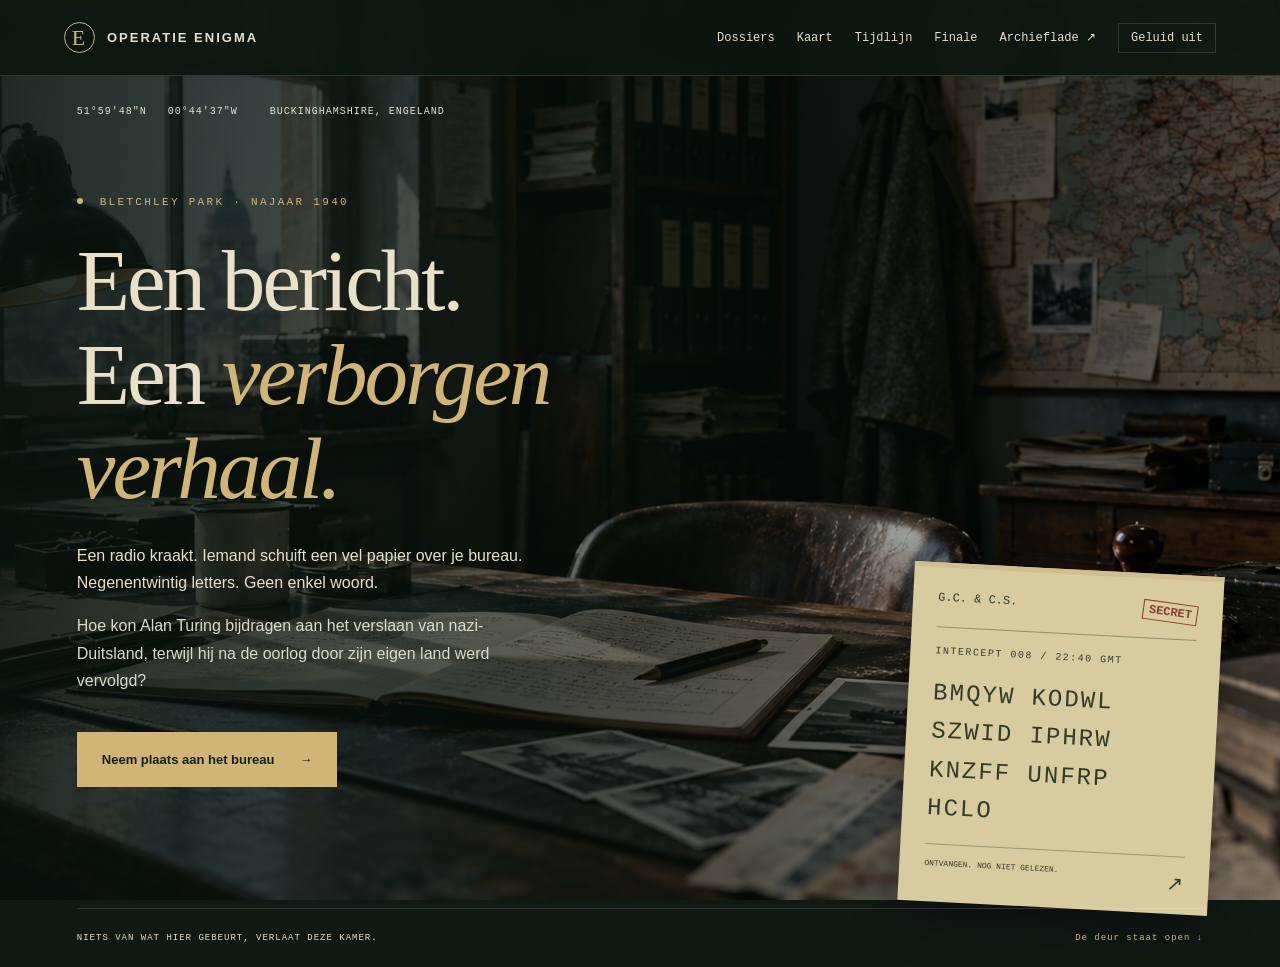
<file: index.html>
<!doctype html>
<html lang="nl"><head><meta charset="utf-8"><meta name="viewport" content="width=device-width,initial-scale=1"><meta name="theme-color" content="#101c1a"><meta name="description" content="Bletchley Park, 1940. Onderzoek de geschiedenis achter Alan Turing en Enigma."><title>Operatie Enigma</title><link rel="stylesheet" href="style.css"><link rel="stylesheet" href="pages.css"><script src="sources.js" defer></script><script src="research.js" defer></script><script src="app.js" defer></script><script src="geography.js" defer></script><script src="closing.js" defer></script><script src="routing.js" defer></script><link rel="stylesheet" href="finish.css"></head>
<body data-view="home"><a class="skip" href="#main">Naar de inhoud</a>
<header class="topbar"><a class="brand" href="index.html"><span class="brand-mark" aria-hidden="true">E</span> OPERATIE ENIGMA </a><nav aria-label="Hoofdnavigatie"><a href="bureau.html">Dossiers</a><a href="kaart.html">Kaart</a><a href="tijdlijn.html">Tijdlijn</a><a href="finale.html">Finale</a><button id="drawer-open">Archieflade <span aria-hidden="true">↗</span></button><button id="sound" aria-pressed="false" aria-label="Geluid inschakelen">Geluid uit</button></nav></header>
<main id="main">
<section id="aankomst" class="arrival"><div class="coords">51°59′48″N &nbsp; 00°44′37″W <span>BUCKINGHAMSHIRE, ENGELAND</span></div><div class="hero-copy"><p class="eyebrow"><i></i> BLETCHLEY PARK · NAJAAR 1940</p><h1>Een bericht.<br>Een <em>verborgen verhaal.</em></h1><p class="intro">Een radio kraakt. Iemand schuift een vel papier over je bureau. Negenentwintig letters. Geen enkel woord.</p><p class="intro muted">Hoe kon Alan Turing bijdragen aan het verslaan van nazi-Duitsland, terwijl hij na de oorlog door zijn eigen land werd vervolgd?</p><a class="primary" href="bureau.html">Neem plaats aan het bureau <span>→</span></a></div>
<div class="hero-art"><button class="telegram" id="intercept-open"><span class="telegram-head">G.C. & C.S. <b>SECRET</b></span><span class="small-label">INTERCEPT 008 / 22:40 GMT</span><strong>BMQYW KODWL<br>SZWID IPHRW<br>KNZFF UNFRP<br>HCLO</strong><span class="telegram-foot">ONTVANGEN. NOG NIET GELEZEN. <span>↗</span></span></button></div>
<div class="arrival-bottom"><span>NIETS VAN WAT HIER GEBEURT, VERLAAT DEZE KAMER.</span><a href="bureau.html">De deur staat open ↓</a></div></section>
<section class="room-section" id="werkruimte" aria-labelledby="room-title"><div class="section-heading"><div><p class="eyebrow">01 — DE WERKRUIMTE</p><h2 id="room-title">Het bureau.<br><em>Open een dossier.</em></h2></div><div><p>In Bletchley Park werden onderschepte berichten onderzocht. Wiskundigen, operators en administratieve medewerkers waren van elkaar afhankelijk.</p><p class="muted">Kies een dossier en volg de sporen. </p></div></div>
<div class="route-line" aria-label="Onderzoeksroute" id="route"></div><div class="room-bottom"><p id="progress" aria-live="polite">0 van 5 onderzoeken vastgelegd</p><button id="continue" class="text-button">Begin met onderzoek 01 →</button></div></section>
<section id="tijdlijn" class="timeline-section"><div class="section-heading"><div><p class="eyebrow">02 — VOOR EN NA DEZE NACHT</p><h2>Een code heeft<br><em>een voorgeschiedenis.</em></h2></div><p>De klok in de kamer staat op 1940. Deze tijdlijn kijkt ook terug én vooruit. Kies een jaar en volg het spoor van kennis, geheimhouding en erkenning.</p></div><div id="years" class="years" aria-label="Jaren op de tijdlijn"></div><article id="time-detail" class="time-detail" aria-live="polite"></article></section>
<section id="finale" class="finale-section"><p class="eyebrow">03 — DE LAATSTE TRANSMISSIE</p><h2>Nu is het<br><em>aan jullie.</em></h2><p class="finale-intro">Leg jullie voorlopige antwoord op de centrale vraag op tafel. Gebruik daarna de vijf sleutelkaarten uit het fysieke dossier om het oefentelegram te lezen met Mininigma op de tablet.</p><div id="key-strips" class="key-strips"></div><div class="finale-layout external-finale"><div class="dispatch-paper"><p class="eyebrow">OVERDRACHT AAN DE OPERATOR</p><h3>De sleutel ligt hier.<br>De machine staat klaar.</h3><p>Open Mininigma op de tablet. Houd de sleutelkaarten en het telegram naast het apparaat. Een groepslid stelt in, een ander leest de kaarten en controleert.</p><ol class="operator-steps"><li>Kies in Mininigma een model met drie rotoren en stekkerbord: Enigma I of M3. Gebruik de gewone reflector C, niet een dunne M4-reflector.</li><li>Neem de vijf sleutelstroken over, steeds van links naar rechts. Ringstand en startpositie zijn niet hetzelfde.</li><li>Verbind alle tien stekkerparen. Voer daarna het telegram in; spaties zijn niet nodig. Herstel vóór een nieuwe poging steeds de beginstand.</li><li>Lees de uitkomst en keer terug naar deze kamer.</li></ol><a class="primary" id="external-enigma" href="https://apps.apple.com/ca/app/mininigma-enigma-simulator/id334855344" target="_blank" rel="noopener">Mininigma · informatie over de tabletapp ↗</a><p class="note-hint">Open Mininigma op de tablet en neem de sleutelkaarten over.</p><p><a class="text-button" href="https://cryptii.com/pipes/enigma-machine/" target="_blank" rel="noopener">Open de M3 in je browser ↗</a></p><p class="note-hint">Cryptii: kies Model Enigma M3 en gebruik de velden Position, Ring en Plugboard. Neem de instellingen zelf over uit de fysieke kaarten.</p><details><summary>De Engelse instellingen herkennen</summary><dl><dt>Left / Middle / Right rotor</dt><dd>Linker / middelste / rechter rotor</dd><dt>Ring settings</dt><dd>Ringstand</dd><dt>Start position</dt><dd>Startpositie</dd><dt>Reflector</dt><dd>Reflector</dd><dt>Plugboard pairs</dt><dd>Stekkerparen</dd><dt>Input / Output</dt><dd>Invoer / uitkomst</dd></dl></details></div><aside class="output-paper"><span class="small-label">INTERCEPT 008</span><label for="telegram-copy">Het onderschepte telegram</label><textarea id="telegram-copy" rows="3" readonly spellcheck="false">BMQYWKODWLSZWIDIPHRWKNZFFUNFRPHCLO</textarea><button id="copy-telegram" class="primary">Kopieer het telegram</button><p id="copy-status" role="status"></p><h3>Terug van de machine?</h3><p>Voer hieronder de ontcijferde tekst in. Spaties en leestekens maken niet uit. De juiste boodschap opent de envelop NA DE OORLOG.</p><form id="return-form"><label for="return-message">Jullie ontcijferde bericht</label><textarea id="return-message" rows="3" required spellcheck="false" autocomplete="off"></textarea><button class="primary" type="submit">Controleer het bericht →</button><p id="return-status" role="status"></p></form><button id="witness-open" class="primary" hidden>Nabespreking bij de envelop NA DE OORLOG →</button></aside></div></section>
<footer><a class="brand" href="bureau.html">OPERATIE ENIGMA</a><button class="text-button" id="credits-open">Bronnen & verantwoording ↗</button></footer></main>
<dialog id="case-dialog" class="case-dialog" aria-labelledby="case-title"><button class="close" data-close aria-label="Onderzoek sluiten">×</button><div id="case-body"></div></dialog>
<dialog id="drawer" class="drawer" aria-labelledby="drawer-title"><button class="close" data-close aria-label="Archieflade sluiten">×</button><p class="eyebrow">HET FYSIEKE DOSSIER</p><h2 id="drawer-title">De archieflade.</h2><div id="print-links"></div><h3>Je onderzoeksnotities</h3><p>Notities blijven in deze browser. Sla ze ook als tekstbestand op om ze te bewaren of in te leveren.</p><button id="download-notes" class="primary">Download mijn veldboek</button><p id="storage-status" class="muted"></p></dialog>
<dialog id="reader" class="reader-dialog" aria-labelledby="reader-title"><button class="close" data-close aria-label="Leeshulp sluiten">×</button><div id="reader-body"></div></dialog>
<dialog id="info" class="info-dialog" aria-labelledby="info-title"><button class="close" data-close aria-label="Venster sluiten">×</button><div id="info-body"></div></dialog><noscript><p class="noscript">Schakel JavaScript in om de onderzoeken en de Enigma te gebruiken. De printbladen staan in de map print.</p></noscript>
</body></html>
</file>
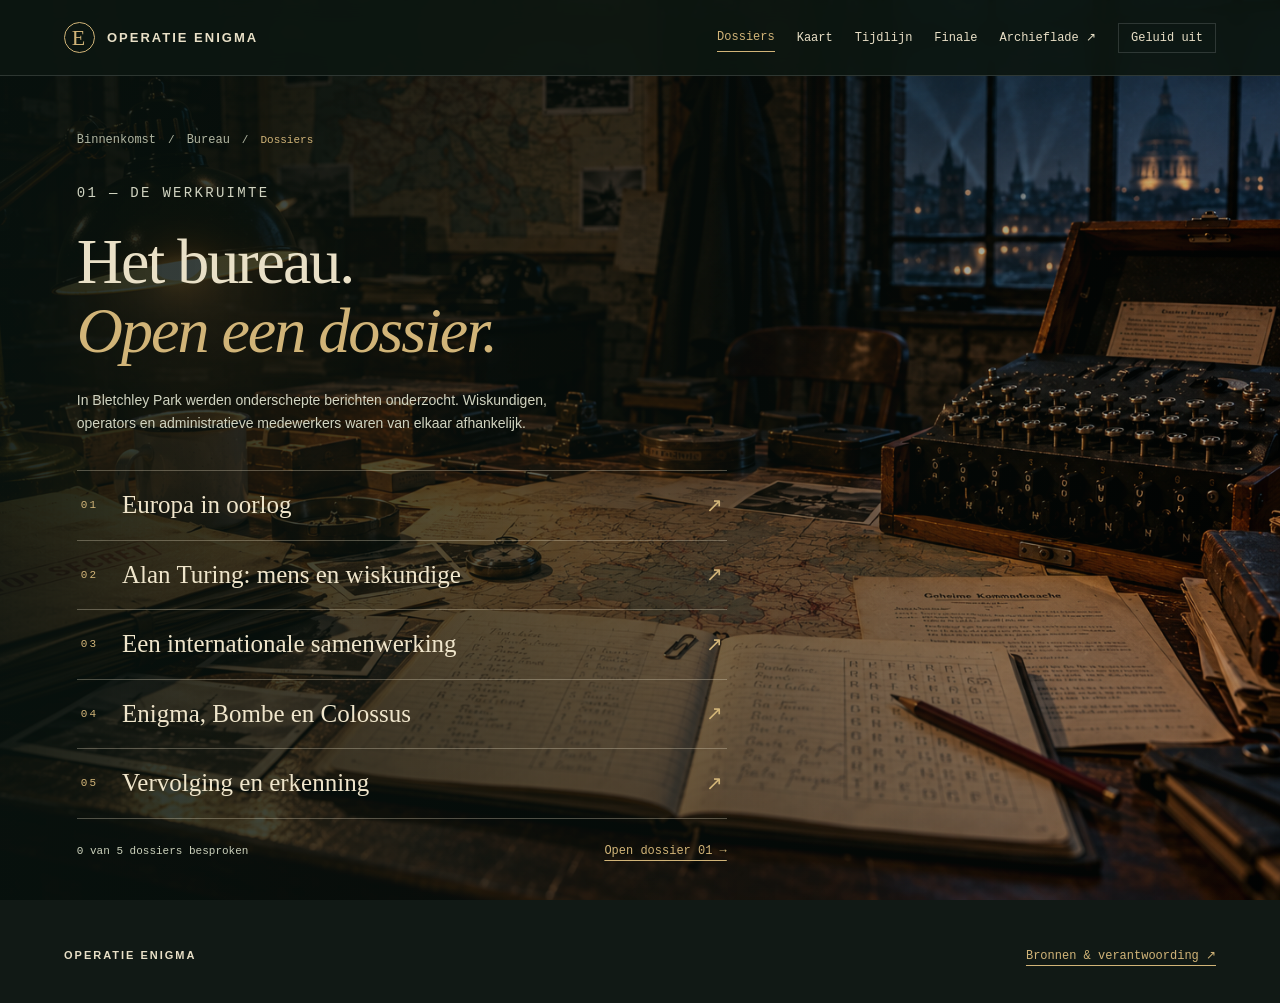
<file: bureau.html>
<!doctype html>
<html lang="nl"><head><meta charset="utf-8"><meta name="viewport" content="width=device-width,initial-scale=1"><meta name="theme-color" content="#101c1a"><meta name="description" content="Bletchley Park, 1940. Onderzoek de geschiedenis achter Alan Turing en Enigma."><title>Bureau · Operatie Enigma</title><link rel="stylesheet" href="style.css"><link rel="stylesheet" href="pages.css"><script src="sources.js" defer></script><script src="research.js" defer></script><script src="app.js" defer></script><script src="geography.js" defer></script><script src="closing.js" defer></script><script src="routing.js" defer></script><link rel="stylesheet" href="finish.css"></head>
<body data-view="bureau"><a class="skip" href="#main">Naar de inhoud</a>
<header class="topbar"><a class="brand" href="index.html"><span class="brand-mark" aria-hidden="true">E</span> OPERATIE ENIGMA </a><nav aria-label="Hoofdnavigatie"><a href="bureau.html">Dossiers</a><a href="kaart.html">Kaart</a><a href="tijdlijn.html">Tijdlijn</a><a href="finale.html">Finale</a><button id="drawer-open">Archieflade <span aria-hidden="true">↗</span></button><button id="sound" aria-pressed="false" aria-label="Geluid inschakelen">Geluid uit</button></nav></header>
<main id="main">
<section id="aankomst" class="arrival"><div class="coords">51°59′48″N &nbsp; 00°44′37″W <span>BUCKINGHAMSHIRE, ENGELAND</span></div><div class="hero-copy"><p class="eyebrow"><i></i> BLETCHLEY PARK · NAJAAR 1940</p><h1>Een bericht.<br>Een <em>verborgen verhaal.</em></h1><p class="intro">Een radio kraakt. Iemand schuift een vel papier over je bureau. Negenentwintig letters. Geen enkel woord.</p><p class="intro muted">Hoe kon Alan Turing bijdragen aan het verslaan van nazi-Duitsland, terwijl hij na de oorlog door zijn eigen land werd vervolgd?</p><a class="primary" href="bureau.html">Neem plaats aan het bureau <span>→</span></a></div>
<div class="hero-art"><button class="telegram" id="intercept-open"><span class="telegram-head">G.C. & C.S. <b>SECRET</b></span><span class="small-label">INTERCEPT 008 / 22:40 GMT</span><strong>BMQYW KODWL<br>SZWID IPHRW<br>KNZFF UNFRP<br>HCLO</strong><span class="telegram-foot">ONTVANGEN. NOG NIET GELEZEN. <span>↗</span></span></button></div>
<div class="arrival-bottom"><span>NIETS VAN WAT HIER GEBEURT, VERLAAT DEZE KAMER.</span><a href="bureau.html">De deur staat open ↓</a></div></section>
<section class="room-section" id="werkruimte" aria-labelledby="room-title"><div class="section-heading"><div><p class="eyebrow">01 — DE WERKRUIMTE</p><h2 id="room-title">Het bureau.<br><em>Open een dossier.</em></h2></div><div><p>In Bletchley Park werden onderschepte berichten onderzocht. Wiskundigen, operators en administratieve medewerkers waren van elkaar afhankelijk.</p><p class="muted">Kies een dossier en volg de sporen. </p></div></div>
<div class="route-line" aria-label="Onderzoeksroute" id="route"></div><div class="room-bottom"><p id="progress" aria-live="polite">0 van 5 onderzoeken vastgelegd</p><button id="continue" class="text-button">Begin met onderzoek 01 →</button></div></section>
<section id="tijdlijn" class="timeline-section"><div class="section-heading"><div><p class="eyebrow">02 — VOOR EN NA DEZE NACHT</p><h2>Een code heeft<br><em>een voorgeschiedenis.</em></h2></div><p>De klok in de kamer staat op 1940. Deze tijdlijn kijkt ook terug én vooruit. Kies een jaar en volg het spoor van kennis, geheimhouding en erkenning.</p></div><div id="years" class="years" aria-label="Jaren op de tijdlijn"></div><article id="time-detail" class="time-detail" aria-live="polite"></article></section>
<section id="finale" class="finale-section"><p class="eyebrow">03 — DE LAATSTE TRANSMISSIE</p><h2>Nu is het<br><em>aan jullie.</em></h2><p class="finale-intro">Leg jullie voorlopige antwoord op de centrale vraag op tafel. Gebruik daarna de vijf sleutelkaarten uit het fysieke dossier om het oefentelegram te lezen met Mininigma op de tablet.</p><div id="key-strips" class="key-strips"></div><div class="finale-layout external-finale"><div class="dispatch-paper"><p class="eyebrow">OVERDRACHT AAN DE OPERATOR</p><h3>De sleutel ligt hier.<br>De machine staat klaar.</h3><p>Open Mininigma op de tablet. Houd de sleutelkaarten en het telegram naast het apparaat. Een groepslid stelt in, een ander leest de kaarten en controleert.</p><ol class="operator-steps"><li>Kies in Mininigma een model met drie rotoren en stekkerbord: Enigma I of M3. Gebruik de gewone reflector C, niet een dunne M4-reflector.</li><li>Neem de vijf sleutelstroken over, steeds van links naar rechts. Ringstand en startpositie zijn niet hetzelfde.</li><li>Verbind alle tien stekkerparen. Voer daarna het telegram in; spaties zijn niet nodig. Herstel vóór een nieuwe poging steeds de beginstand.</li><li>Lees de uitkomst en keer terug naar deze kamer.</li></ol><a class="primary" id="external-enigma" href="https://apps.apple.com/ca/app/mininigma-enigma-simulator/id334855344" target="_blank" rel="noopener">Mininigma · informatie over de tabletapp ↗</a><p class="note-hint">Open Mininigma op de tablet en neem de sleutelkaarten over.</p><p><a class="text-button" href="https://cryptii.com/pipes/enigma-machine/" target="_blank" rel="noopener">Open de M3 in je browser ↗</a></p><p class="note-hint">Cryptii: kies Model Enigma M3 en gebruik de velden Position, Ring en Plugboard. Neem de instellingen zelf over uit de fysieke kaarten.</p><details><summary>De Engelse instellingen herkennen</summary><dl><dt>Left / Middle / Right rotor</dt><dd>Linker / middelste / rechter rotor</dd><dt>Ring settings</dt><dd>Ringstand</dd><dt>Start position</dt><dd>Startpositie</dd><dt>Reflector</dt><dd>Reflector</dd><dt>Plugboard pairs</dt><dd>Stekkerparen</dd><dt>Input / Output</dt><dd>Invoer / uitkomst</dd></dl></details></div><aside class="output-paper"><span class="small-label">INTERCEPT 008</span><label for="telegram-copy">Het onderschepte telegram</label><textarea id="telegram-copy" rows="3" readonly spellcheck="false">BMQYWKODWLSZWIDIPHRWKNZFFUNFRPHCLO</textarea><button id="copy-telegram" class="primary">Kopieer het telegram</button><p id="copy-status" role="status"></p><h3>Terug van de machine?</h3><p>Voer hieronder de ontcijferde tekst in. Spaties en leestekens maken niet uit. De juiste boodschap opent de envelop NA DE OORLOG.</p><form id="return-form"><label for="return-message">Jullie ontcijferde bericht</label><textarea id="return-message" rows="3" required spellcheck="false" autocomplete="off"></textarea><button class="primary" type="submit">Controleer het bericht →</button><p id="return-status" role="status"></p></form><button id="witness-open" class="primary" hidden>Nabespreking bij de envelop NA DE OORLOG →</button></aside></div></section>
<footer><a class="brand" href="bureau.html">OPERATIE ENIGMA</a><button class="text-button" id="credits-open">Bronnen & verantwoording ↗</button></footer></main>
<dialog id="case-dialog" class="case-dialog" aria-labelledby="case-title"><button class="close" data-close aria-label="Onderzoek sluiten">×</button><div id="case-body"></div></dialog>
<dialog id="drawer" class="drawer" aria-labelledby="drawer-title"><button class="close" data-close aria-label="Archieflade sluiten">×</button><p class="eyebrow">HET FYSIEKE DOSSIER</p><h2 id="drawer-title">De archieflade.</h2><div id="print-links"></div><h3>Je onderzoeksnotities</h3><p>Notities blijven in deze browser. Sla ze ook als tekstbestand op om ze te bewaren of in te leveren.</p><button id="download-notes" class="primary">Download mijn veldboek</button><p id="storage-status" class="muted"></p></dialog>
<dialog id="reader" class="reader-dialog" aria-labelledby="reader-title"><button class="close" data-close aria-label="Leeshulp sluiten">×</button><div id="reader-body"></div></dialog>
<dialog id="info" class="info-dialog" aria-labelledby="info-title"><button class="close" data-close aria-label="Venster sluiten">×</button><div id="info-body"></div></dialog><noscript><p class="noscript">Schakel JavaScript in om de onderzoeken en de Enigma te gebruiken. De printbladen staan in de map print.</p></noscript>
</body></html>
</file>
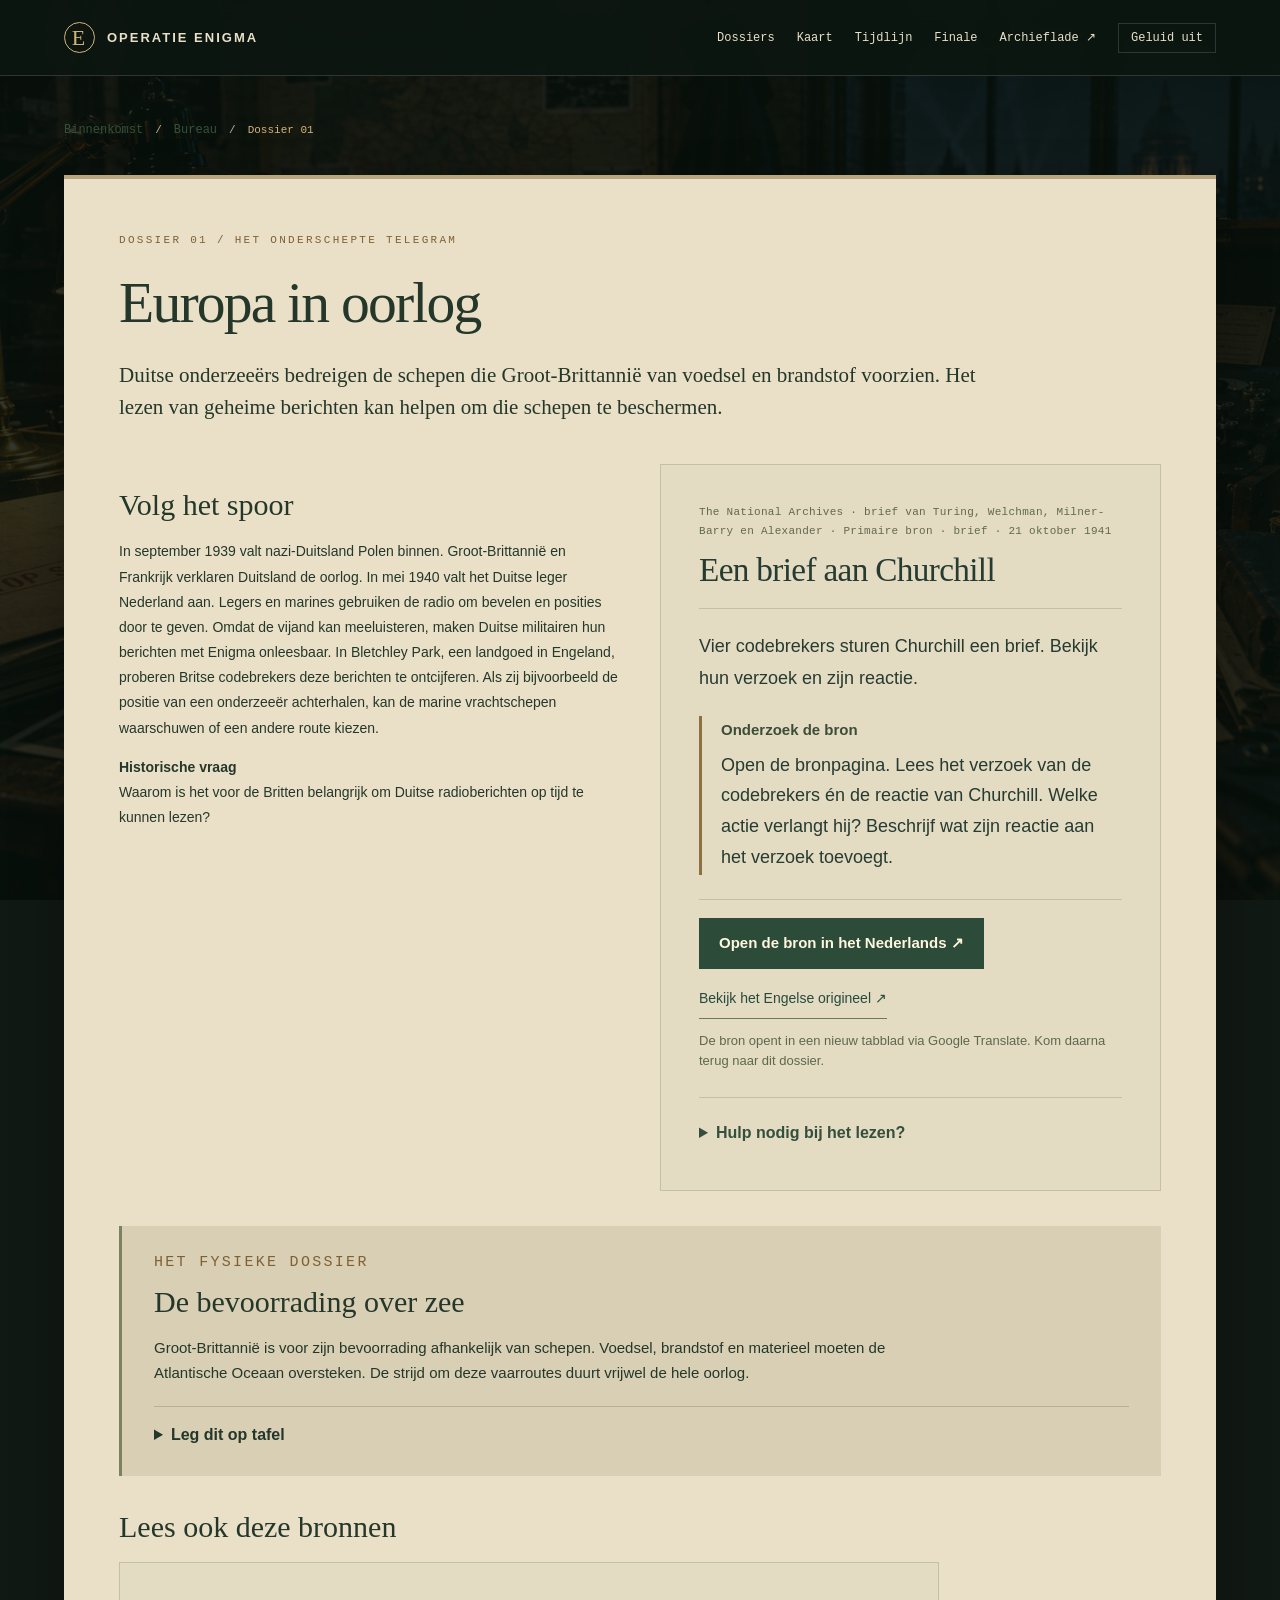
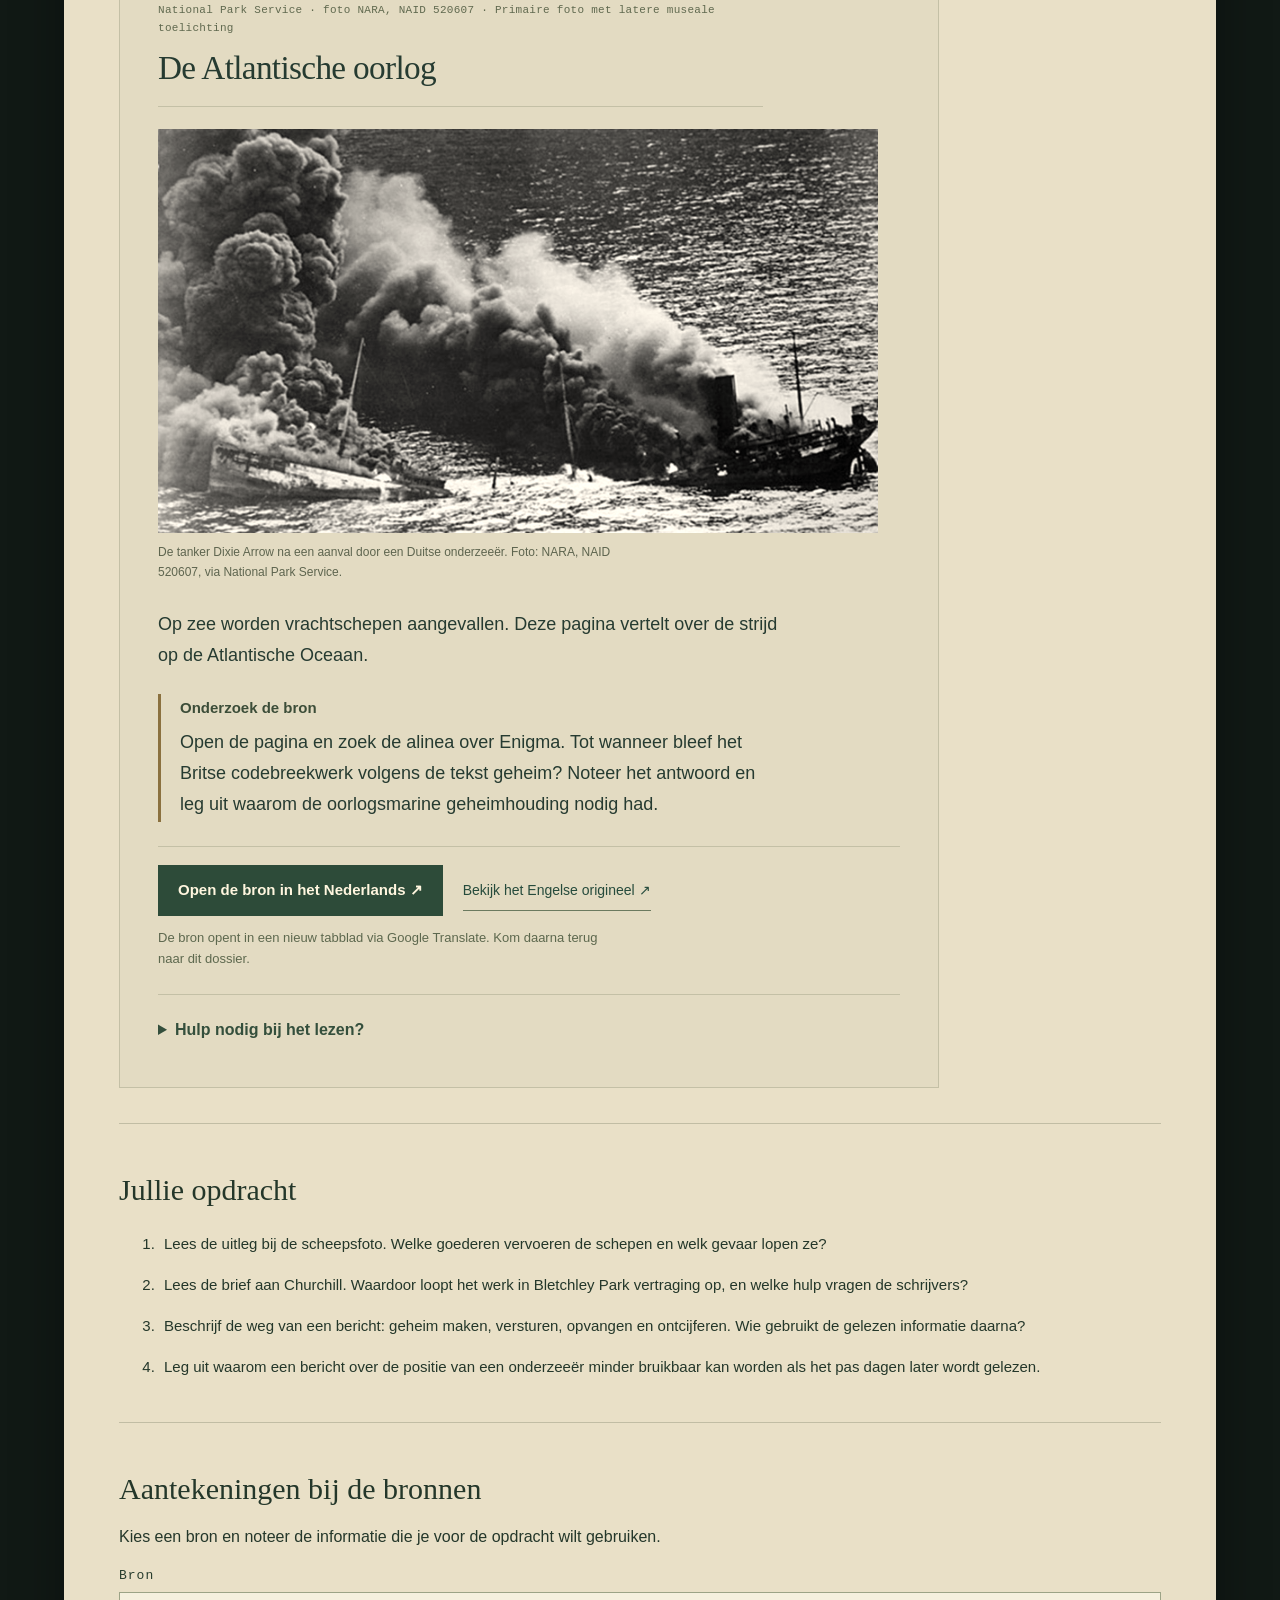
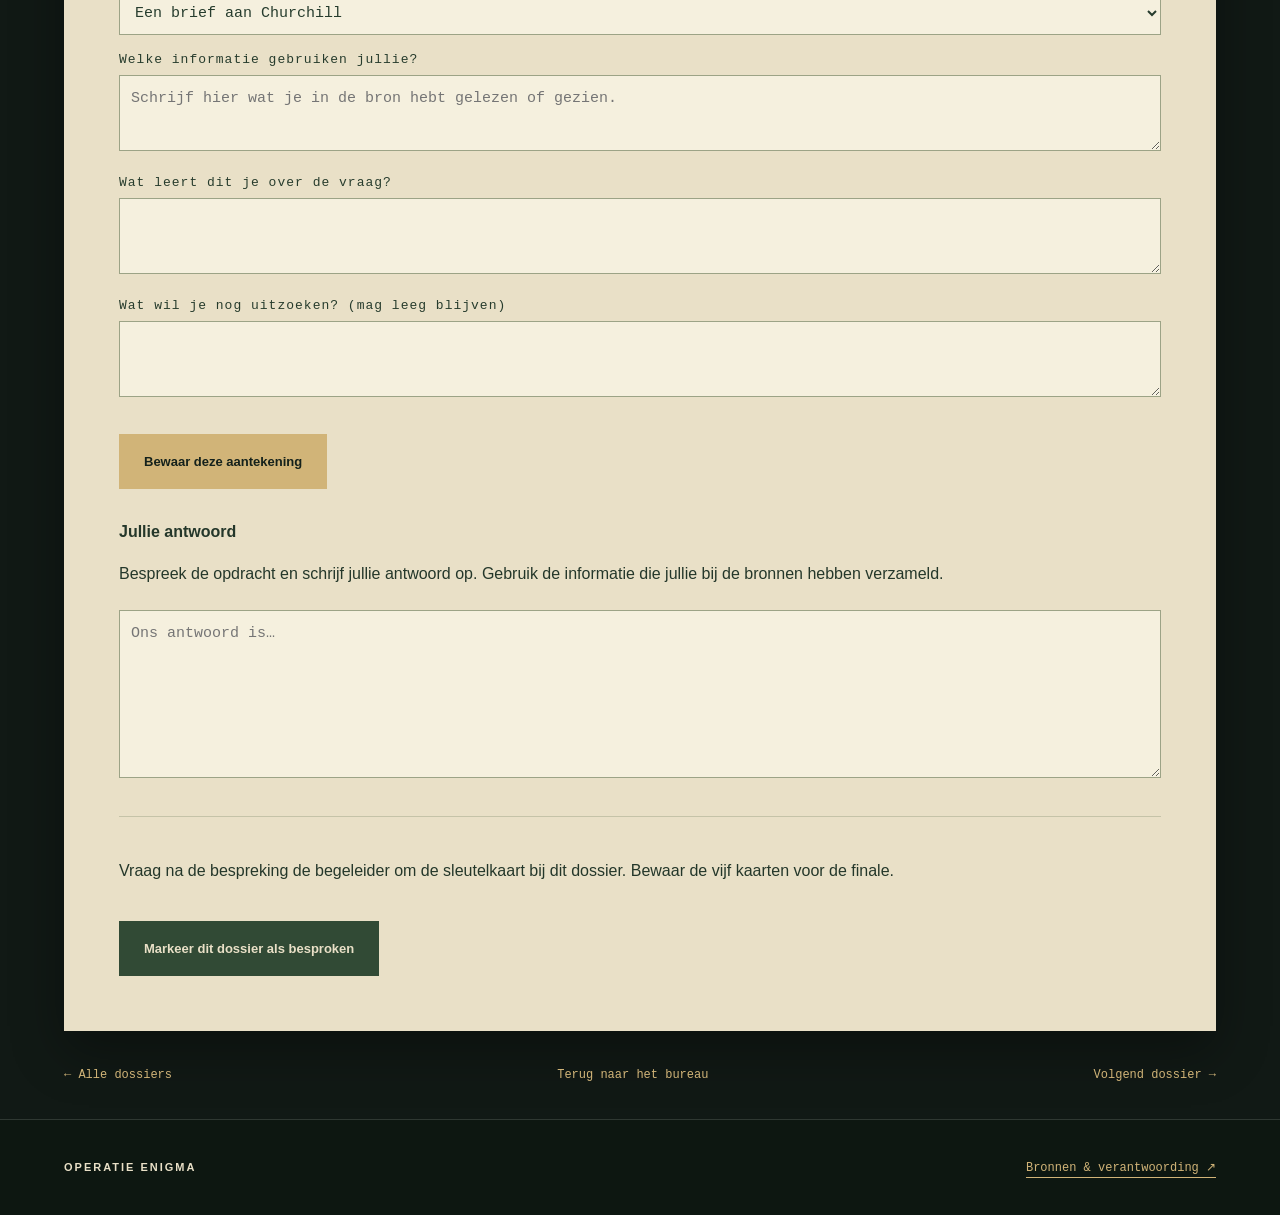
<file: dossier-1.html>
<!doctype html>
<html lang="nl"><head><meta charset="utf-8"><meta name="viewport" content="width=device-width,initial-scale=1"><meta name="theme-color" content="#101c1a"><meta name="description" content="Bletchley Park, 1940. Onderzoek de geschiedenis achter Alan Turing en Enigma."><title>Dossier 1 · Operatie Enigma</title><link rel="stylesheet" href="style.css"><link rel="stylesheet" href="pages.css"><script src="sources.js" defer></script><script src="research.js" defer></script><script src="app.js" defer></script><script src="geography.js" defer></script><script src="closing.js" defer></script><script src="routing.js" defer></script><link rel="stylesheet" href="finish.css"></head>
<body data-view="dossier-1"><a class="skip" href="#main">Naar de inhoud</a>
<header class="topbar"><a class="brand" href="index.html"><span class="brand-mark" aria-hidden="true">E</span> OPERATIE ENIGMA </a><nav aria-label="Hoofdnavigatie"><a href="bureau.html">Dossiers</a><a href="kaart.html">Kaart</a><a href="tijdlijn.html">Tijdlijn</a><a href="finale.html">Finale</a><button id="drawer-open">Archieflade <span aria-hidden="true">↗</span></button><button id="sound" aria-pressed="false" aria-label="Geluid inschakelen">Geluid uit</button></nav></header>
<main id="main">
<section id="aankomst" class="arrival"><div class="coords">51°59′48″N &nbsp; 00°44′37″W <span>BUCKINGHAMSHIRE, ENGELAND</span></div><div class="hero-copy"><p class="eyebrow"><i></i> BLETCHLEY PARK · NAJAAR 1940</p><h1>Een bericht.<br>Een <em>verborgen verhaal.</em></h1><p class="intro">Een radio kraakt. Iemand schuift een vel papier over je bureau. Negenentwintig letters. Geen enkel woord.</p><p class="intro muted">Hoe kon Alan Turing bijdragen aan het verslaan van nazi-Duitsland, terwijl hij na de oorlog door zijn eigen land werd vervolgd?</p><a class="primary" href="bureau.html">Neem plaats aan het bureau <span>→</span></a></div>
<div class="hero-art"><button class="telegram" id="intercept-open"><span class="telegram-head">G.C. & C.S. <b>SECRET</b></span><span class="small-label">INTERCEPT 008 / 22:40 GMT</span><strong>BMQYW KODWL<br>SZWID IPHRW<br>KNZFF UNFRP<br>HCLO</strong><span class="telegram-foot">ONTVANGEN. NOG NIET GELEZEN. <span>↗</span></span></button></div>
<div class="arrival-bottom"><span>NIETS VAN WAT HIER GEBEURT, VERLAAT DEZE KAMER.</span><a href="bureau.html">De deur staat open ↓</a></div></section>
<section class="room-section" id="werkruimte" aria-labelledby="room-title"><div class="section-heading"><div><p class="eyebrow">01 — DE WERKRUIMTE</p><h2 id="room-title">Het bureau.<br><em>Open een dossier.</em></h2></div><div><p>In Bletchley Park werden onderschepte berichten onderzocht. Wiskundigen, operators en administratieve medewerkers waren van elkaar afhankelijk.</p><p class="muted">Kies een dossier en volg de sporen. </p></div></div>
<div class="route-line" aria-label="Onderzoeksroute" id="route"></div><div class="room-bottom"><p id="progress" aria-live="polite">0 van 5 onderzoeken vastgelegd</p><button id="continue" class="text-button">Begin met onderzoek 01 →</button></div></section>
<section id="tijdlijn" class="timeline-section"><div class="section-heading"><div><p class="eyebrow">02 — VOOR EN NA DEZE NACHT</p><h2>Een code heeft<br><em>een voorgeschiedenis.</em></h2></div><p>De klok in de kamer staat op 1940. Deze tijdlijn kijkt ook terug én vooruit. Kies een jaar en volg het spoor van kennis, geheimhouding en erkenning.</p></div><div id="years" class="years" aria-label="Jaren op de tijdlijn"></div><article id="time-detail" class="time-detail" aria-live="polite"></article></section>
<section id="finale" class="finale-section"><p class="eyebrow">03 — DE LAATSTE TRANSMISSIE</p><h2>Nu is het<br><em>aan jullie.</em></h2><p class="finale-intro">Leg jullie voorlopige antwoord op de centrale vraag op tafel. Gebruik daarna de vijf sleutelkaarten uit het fysieke dossier om het oefentelegram te lezen met Mininigma op de tablet.</p><div id="key-strips" class="key-strips"></div><div class="finale-layout external-finale"><div class="dispatch-paper"><p class="eyebrow">OVERDRACHT AAN DE OPERATOR</p><h3>De sleutel ligt hier.<br>De machine staat klaar.</h3><p>Open Mininigma op de tablet. Houd de sleutelkaarten en het telegram naast het apparaat. Een groepslid stelt in, een ander leest de kaarten en controleert.</p><ol class="operator-steps"><li>Kies in Mininigma een model met drie rotoren en stekkerbord: Enigma I of M3. Gebruik de gewone reflector C, niet een dunne M4-reflector.</li><li>Neem de vijf sleutelstroken over, steeds van links naar rechts. Ringstand en startpositie zijn niet hetzelfde.</li><li>Verbind alle tien stekkerparen. Voer daarna het telegram in; spaties zijn niet nodig. Herstel vóór een nieuwe poging steeds de beginstand.</li><li>Lees de uitkomst en keer terug naar deze kamer.</li></ol><a class="primary" id="external-enigma" href="https://apps.apple.com/ca/app/mininigma-enigma-simulator/id334855344" target="_blank" rel="noopener">Mininigma · informatie over de tabletapp ↗</a><p class="note-hint">Open Mininigma op de tablet en neem de sleutelkaarten over.</p><p><a class="text-button" href="https://cryptii.com/pipes/enigma-machine/" target="_blank" rel="noopener">Open de M3 in je browser ↗</a></p><p class="note-hint">Cryptii: kies Model Enigma M3 en gebruik de velden Position, Ring en Plugboard. Neem de instellingen zelf over uit de fysieke kaarten.</p><details><summary>De Engelse instellingen herkennen</summary><dl><dt>Left / Middle / Right rotor</dt><dd>Linker / middelste / rechter rotor</dd><dt>Ring settings</dt><dd>Ringstand</dd><dt>Start position</dt><dd>Startpositie</dd><dt>Reflector</dt><dd>Reflector</dd><dt>Plugboard pairs</dt><dd>Stekkerparen</dd><dt>Input / Output</dt><dd>Invoer / uitkomst</dd></dl></details></div><aside class="output-paper"><span class="small-label">INTERCEPT 008</span><label for="telegram-copy">Het onderschepte telegram</label><textarea id="telegram-copy" rows="3" readonly spellcheck="false">BMQYWKODWLSZWIDIPHRWKNZFFUNFRPHCLO</textarea><button id="copy-telegram" class="primary">Kopieer het telegram</button><p id="copy-status" role="status"></p><h3>Terug van de machine?</h3><p>Voer hieronder de ontcijferde tekst in. Spaties en leestekens maken niet uit. De juiste boodschap opent de envelop NA DE OORLOG.</p><form id="return-form"><label for="return-message">Jullie ontcijferde bericht</label><textarea id="return-message" rows="3" required spellcheck="false" autocomplete="off"></textarea><button class="primary" type="submit">Controleer het bericht →</button><p id="return-status" role="status"></p></form><button id="witness-open" class="primary" hidden>Nabespreking bij de envelop NA DE OORLOG →</button></aside></div></section>
<footer><a class="brand" href="bureau.html">OPERATIE ENIGMA</a><button class="text-button" id="credits-open">Bronnen & verantwoording ↗</button></footer></main>
<dialog id="case-dialog" class="case-dialog" aria-labelledby="case-title"><button class="close" data-close aria-label="Onderzoek sluiten">×</button><div id="case-body"></div></dialog>
<dialog id="drawer" class="drawer" aria-labelledby="drawer-title"><button class="close" data-close aria-label="Archieflade sluiten">×</button><p class="eyebrow">HET FYSIEKE DOSSIER</p><h2 id="drawer-title">De archieflade.</h2><div id="print-links"></div><h3>Je onderzoeksnotities</h3><p>Notities blijven in deze browser. Sla ze ook als tekstbestand op om ze te bewaren of in te leveren.</p><button id="download-notes" class="primary">Download mijn veldboek</button><p id="storage-status" class="muted"></p></dialog>
<dialog id="reader" class="reader-dialog" aria-labelledby="reader-title"><button class="close" data-close aria-label="Leeshulp sluiten">×</button><div id="reader-body"></div></dialog>
<dialog id="info" class="info-dialog" aria-labelledby="info-title"><button class="close" data-close aria-label="Venster sluiten">×</button><div id="info-body"></div></dialog><noscript><p class="noscript">Schakel JavaScript in om de onderzoeken en de Enigma te gebruiken. De printbladen staan in de map print.</p></noscript>
</body></html>
</file>
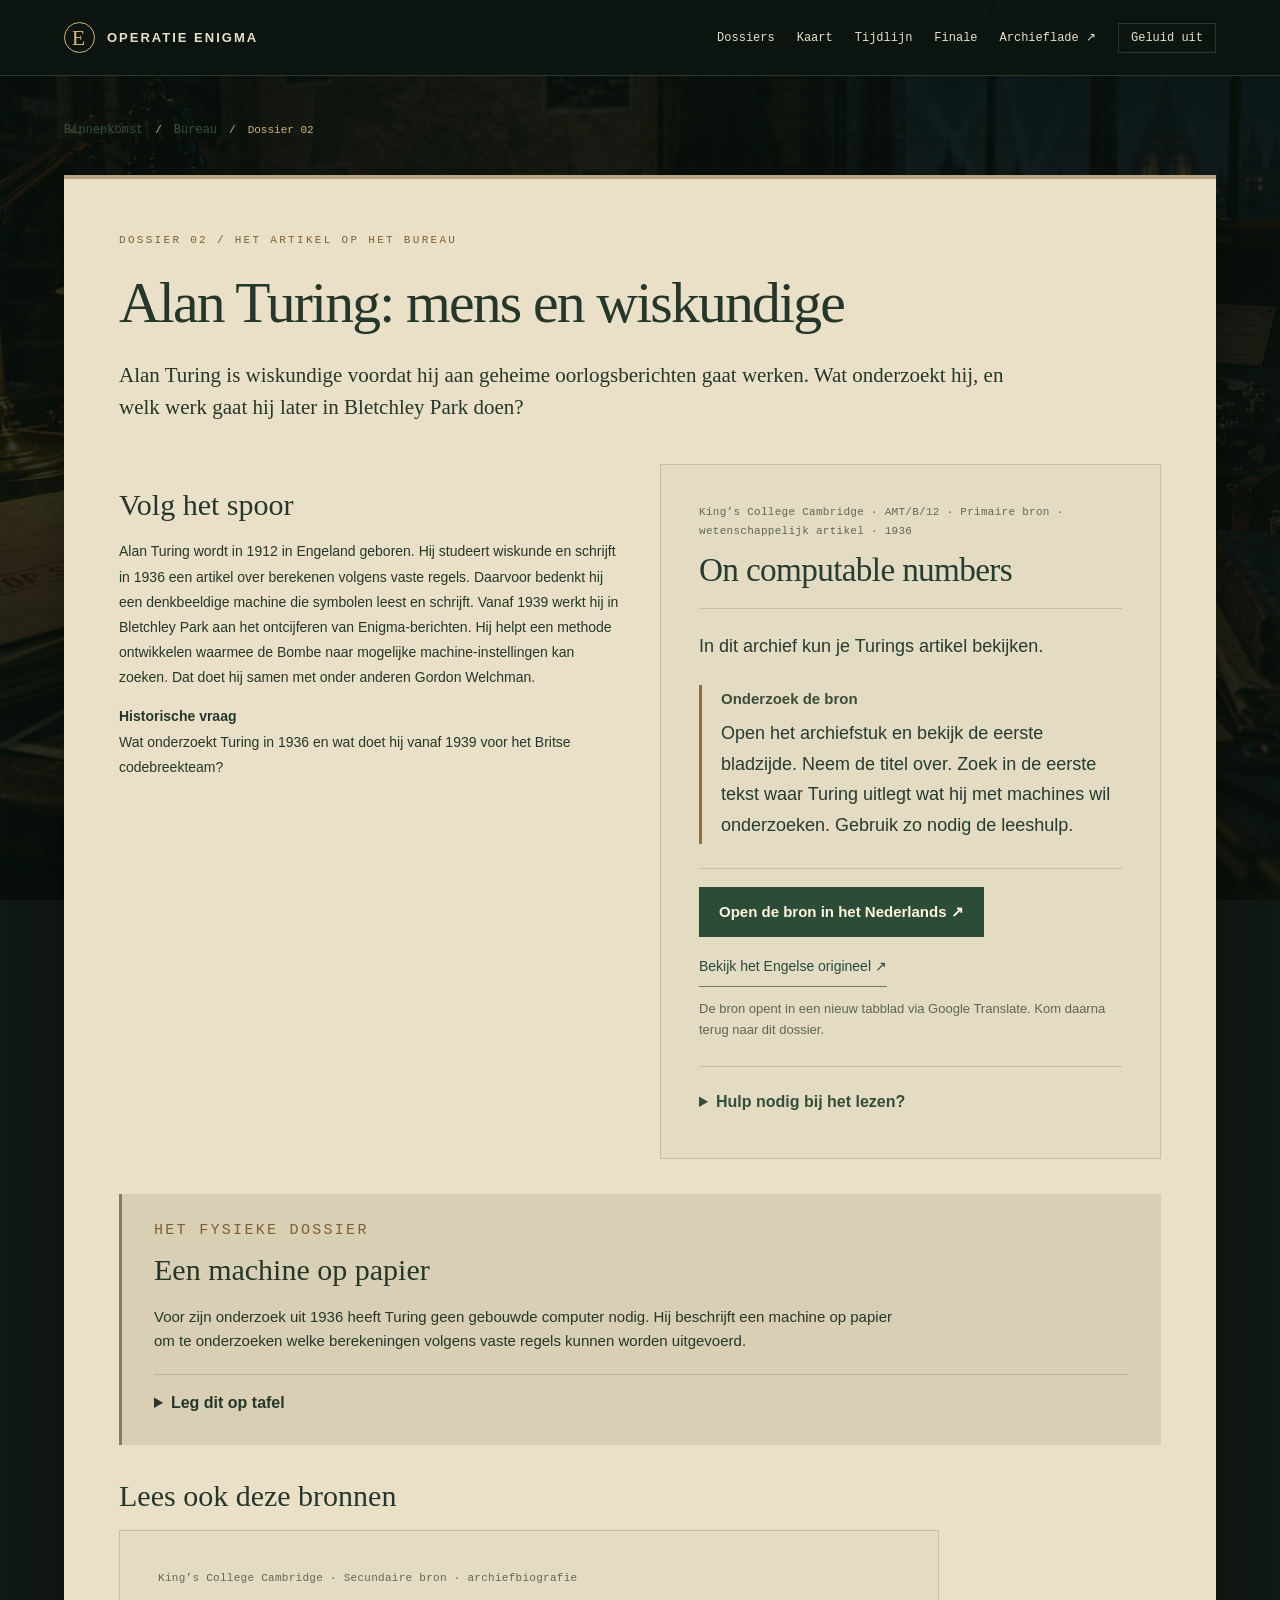
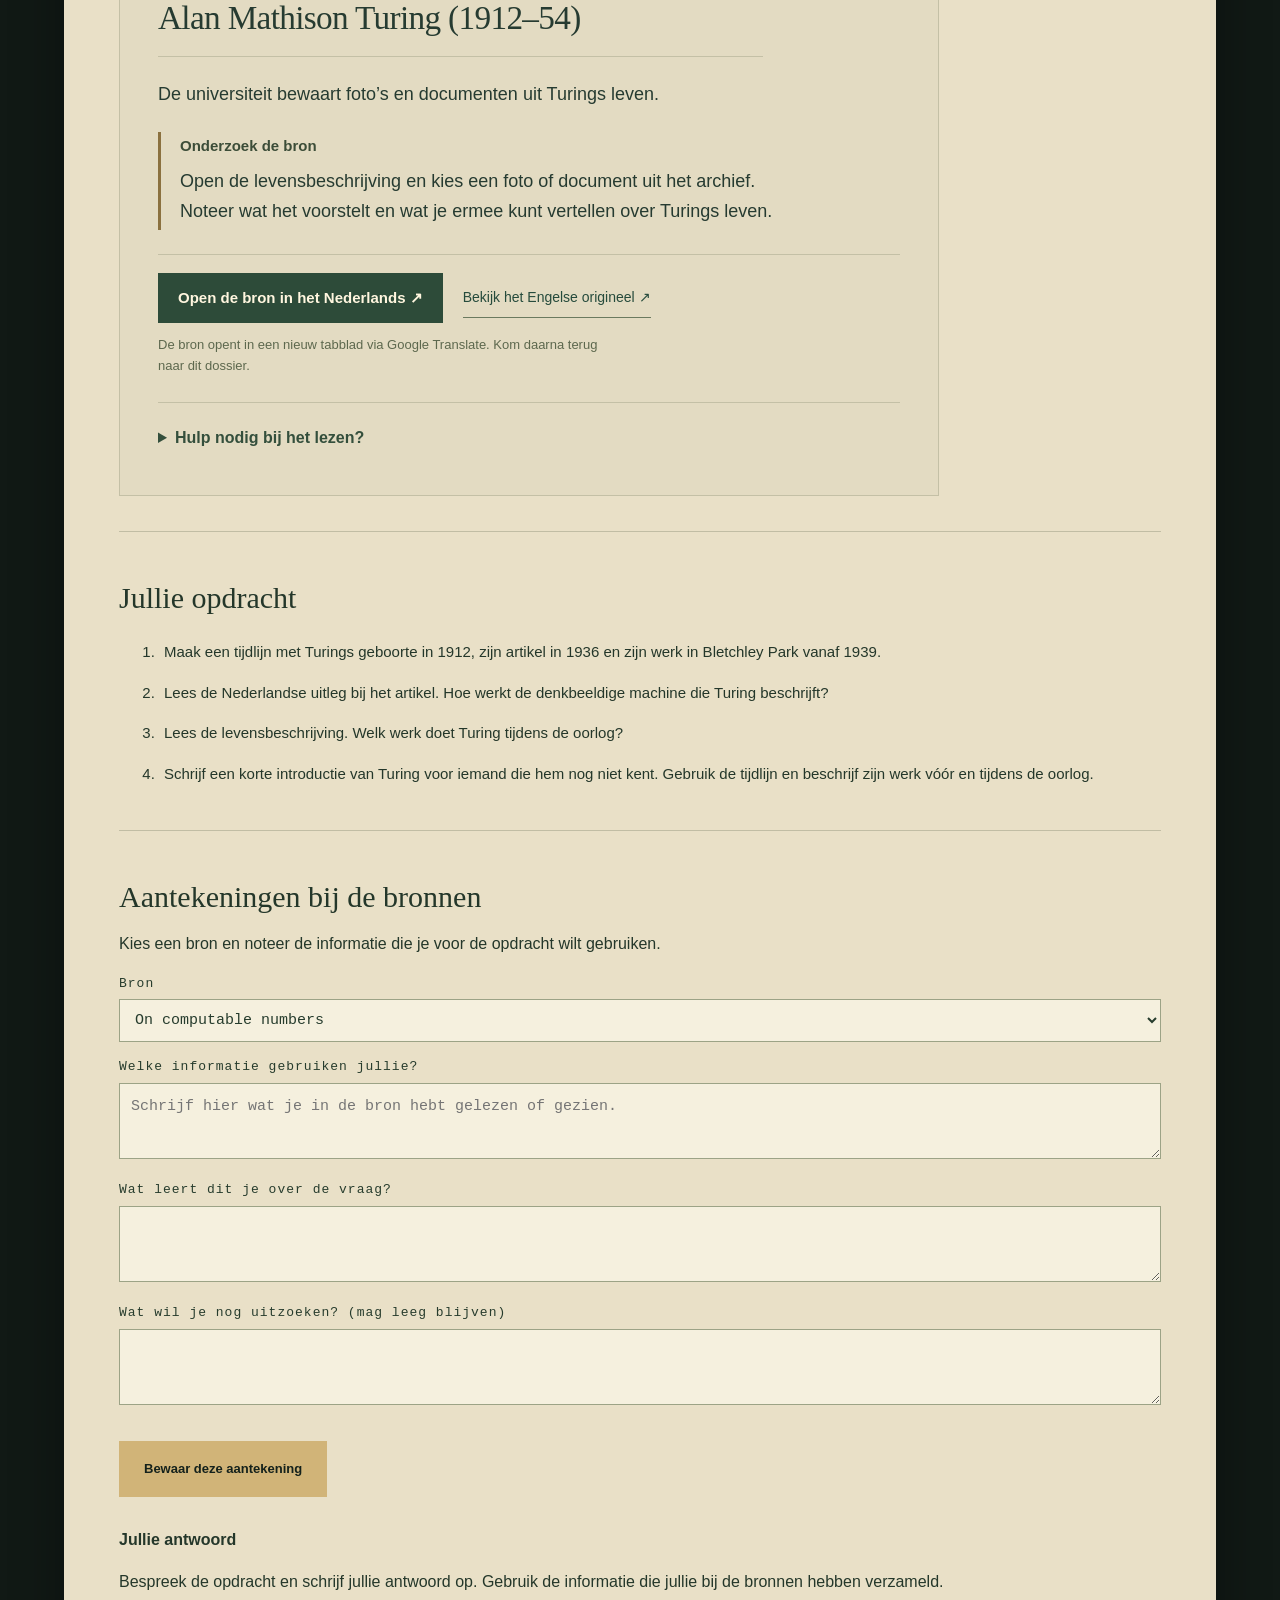
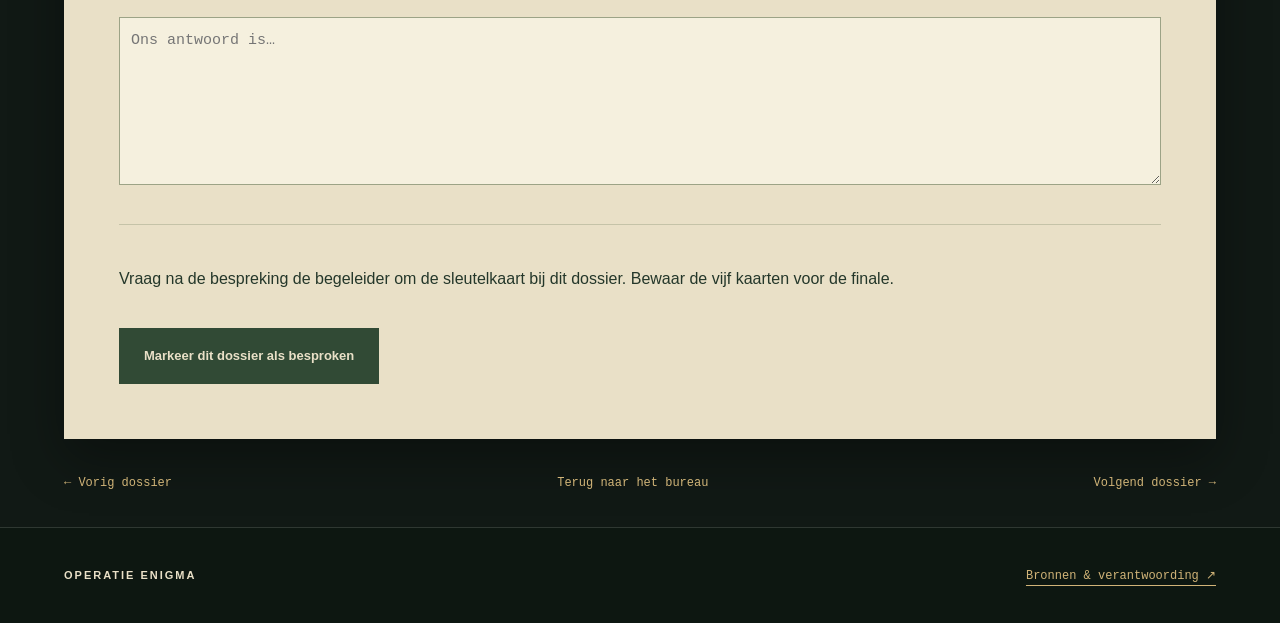
<file: dossier-2.html>
<!doctype html>
<html lang="nl"><head><meta charset="utf-8"><meta name="viewport" content="width=device-width,initial-scale=1"><meta name="theme-color" content="#101c1a"><meta name="description" content="Bletchley Park, 1940. Onderzoek de geschiedenis achter Alan Turing en Enigma."><title>Dossier 2 · Operatie Enigma</title><link rel="stylesheet" href="style.css"><link rel="stylesheet" href="pages.css"><script src="sources.js" defer></script><script src="research.js" defer></script><script src="app.js" defer></script><script src="geography.js" defer></script><script src="closing.js" defer></script><script src="routing.js" defer></script><link rel="stylesheet" href="finish.css"></head>
<body data-view="dossier-2"><a class="skip" href="#main">Naar de inhoud</a>
<header class="topbar"><a class="brand" href="index.html"><span class="brand-mark" aria-hidden="true">E</span> OPERATIE ENIGMA </a><nav aria-label="Hoofdnavigatie"><a href="bureau.html">Dossiers</a><a href="kaart.html">Kaart</a><a href="tijdlijn.html">Tijdlijn</a><a href="finale.html">Finale</a><button id="drawer-open">Archieflade <span aria-hidden="true">↗</span></button><button id="sound" aria-pressed="false" aria-label="Geluid inschakelen">Geluid uit</button></nav></header>
<main id="main">
<section id="aankomst" class="arrival"><div class="coords">51°59′48″N &nbsp; 00°44′37″W <span>BUCKINGHAMSHIRE, ENGELAND</span></div><div class="hero-copy"><p class="eyebrow"><i></i> BLETCHLEY PARK · NAJAAR 1940</p><h1>Een bericht.<br>Een <em>verborgen verhaal.</em></h1><p class="intro">Een radio kraakt. Iemand schuift een vel papier over je bureau. Negenentwintig letters. Geen enkel woord.</p><p class="intro muted">Hoe kon Alan Turing bijdragen aan het verslaan van nazi-Duitsland, terwijl hij na de oorlog door zijn eigen land werd vervolgd?</p><a class="primary" href="bureau.html">Neem plaats aan het bureau <span>→</span></a></div>
<div class="hero-art"><button class="telegram" id="intercept-open"><span class="telegram-head">G.C. & C.S. <b>SECRET</b></span><span class="small-label">INTERCEPT 008 / 22:40 GMT</span><strong>BMQYW KODWL<br>SZWID IPHRW<br>KNZFF UNFRP<br>HCLO</strong><span class="telegram-foot">ONTVANGEN. NOG NIET GELEZEN. <span>↗</span></span></button></div>
<div class="arrival-bottom"><span>NIETS VAN WAT HIER GEBEURT, VERLAAT DEZE KAMER.</span><a href="bureau.html">De deur staat open ↓</a></div></section>
<section class="room-section" id="werkruimte" aria-labelledby="room-title"><div class="section-heading"><div><p class="eyebrow">01 — DE WERKRUIMTE</p><h2 id="room-title">Het bureau.<br><em>Open een dossier.</em></h2></div><div><p>In Bletchley Park werden onderschepte berichten onderzocht. Wiskundigen, operators en administratieve medewerkers waren van elkaar afhankelijk.</p><p class="muted">Kies een dossier en volg de sporen. </p></div></div>
<div class="route-line" aria-label="Onderzoeksroute" id="route"></div><div class="room-bottom"><p id="progress" aria-live="polite">0 van 5 onderzoeken vastgelegd</p><button id="continue" class="text-button">Begin met onderzoek 01 →</button></div></section>
<section id="tijdlijn" class="timeline-section"><div class="section-heading"><div><p class="eyebrow">02 — VOOR EN NA DEZE NACHT</p><h2>Een code heeft<br><em>een voorgeschiedenis.</em></h2></div><p>De klok in de kamer staat op 1940. Deze tijdlijn kijkt ook terug én vooruit. Kies een jaar en volg het spoor van kennis, geheimhouding en erkenning.</p></div><div id="years" class="years" aria-label="Jaren op de tijdlijn"></div><article id="time-detail" class="time-detail" aria-live="polite"></article></section>
<section id="finale" class="finale-section"><p class="eyebrow">03 — DE LAATSTE TRANSMISSIE</p><h2>Nu is het<br><em>aan jullie.</em></h2><p class="finale-intro">Leg jullie voorlopige antwoord op de centrale vraag op tafel. Gebruik daarna de vijf sleutelkaarten uit het fysieke dossier om het oefentelegram te lezen met Mininigma op de tablet.</p><div id="key-strips" class="key-strips"></div><div class="finale-layout external-finale"><div class="dispatch-paper"><p class="eyebrow">OVERDRACHT AAN DE OPERATOR</p><h3>De sleutel ligt hier.<br>De machine staat klaar.</h3><p>Open Mininigma op de tablet. Houd de sleutelkaarten en het telegram naast het apparaat. Een groepslid stelt in, een ander leest de kaarten en controleert.</p><ol class="operator-steps"><li>Kies in Mininigma een model met drie rotoren en stekkerbord: Enigma I of M3. Gebruik de gewone reflector C, niet een dunne M4-reflector.</li><li>Neem de vijf sleutelstroken over, steeds van links naar rechts. Ringstand en startpositie zijn niet hetzelfde.</li><li>Verbind alle tien stekkerparen. Voer daarna het telegram in; spaties zijn niet nodig. Herstel vóór een nieuwe poging steeds de beginstand.</li><li>Lees de uitkomst en keer terug naar deze kamer.</li></ol><a class="primary" id="external-enigma" href="https://apps.apple.com/ca/app/mininigma-enigma-simulator/id334855344" target="_blank" rel="noopener">Mininigma · informatie over de tabletapp ↗</a><p class="note-hint">Open Mininigma op de tablet en neem de sleutelkaarten over.</p><p><a class="text-button" href="https://cryptii.com/pipes/enigma-machine/" target="_blank" rel="noopener">Open de M3 in je browser ↗</a></p><p class="note-hint">Cryptii: kies Model Enigma M3 en gebruik de velden Position, Ring en Plugboard. Neem de instellingen zelf over uit de fysieke kaarten.</p><details><summary>De Engelse instellingen herkennen</summary><dl><dt>Left / Middle / Right rotor</dt><dd>Linker / middelste / rechter rotor</dd><dt>Ring settings</dt><dd>Ringstand</dd><dt>Start position</dt><dd>Startpositie</dd><dt>Reflector</dt><dd>Reflector</dd><dt>Plugboard pairs</dt><dd>Stekkerparen</dd><dt>Input / Output</dt><dd>Invoer / uitkomst</dd></dl></details></div><aside class="output-paper"><span class="small-label">INTERCEPT 008</span><label for="telegram-copy">Het onderschepte telegram</label><textarea id="telegram-copy" rows="3" readonly spellcheck="false">BMQYWKODWLSZWIDIPHRWKNZFFUNFRPHCLO</textarea><button id="copy-telegram" class="primary">Kopieer het telegram</button><p id="copy-status" role="status"></p><h3>Terug van de machine?</h3><p>Voer hieronder de ontcijferde tekst in. Spaties en leestekens maken niet uit. De juiste boodschap opent de envelop NA DE OORLOG.</p><form id="return-form"><label for="return-message">Jullie ontcijferde bericht</label><textarea id="return-message" rows="3" required spellcheck="false" autocomplete="off"></textarea><button class="primary" type="submit">Controleer het bericht →</button><p id="return-status" role="status"></p></form><button id="witness-open" class="primary" hidden>Nabespreking bij de envelop NA DE OORLOG →</button></aside></div></section>
<footer><a class="brand" href="bureau.html">OPERATIE ENIGMA</a><button class="text-button" id="credits-open">Bronnen & verantwoording ↗</button></footer></main>
<dialog id="case-dialog" class="case-dialog" aria-labelledby="case-title"><button class="close" data-close aria-label="Onderzoek sluiten">×</button><div id="case-body"></div></dialog>
<dialog id="drawer" class="drawer" aria-labelledby="drawer-title"><button class="close" data-close aria-label="Archieflade sluiten">×</button><p class="eyebrow">HET FYSIEKE DOSSIER</p><h2 id="drawer-title">De archieflade.</h2><div id="print-links"></div><h3>Je onderzoeksnotities</h3><p>Notities blijven in deze browser. Sla ze ook als tekstbestand op om ze te bewaren of in te leveren.</p><button id="download-notes" class="primary">Download mijn veldboek</button><p id="storage-status" class="muted"></p></dialog>
<dialog id="reader" class="reader-dialog" aria-labelledby="reader-title"><button class="close" data-close aria-label="Leeshulp sluiten">×</button><div id="reader-body"></div></dialog>
<dialog id="info" class="info-dialog" aria-labelledby="info-title"><button class="close" data-close aria-label="Venster sluiten">×</button><div id="info-body"></div></dialog><noscript><p class="noscript">Schakel JavaScript in om de onderzoeken en de Enigma te gebruiken. De printbladen staan in de map print.</p></noscript>
</body></html>
</file>
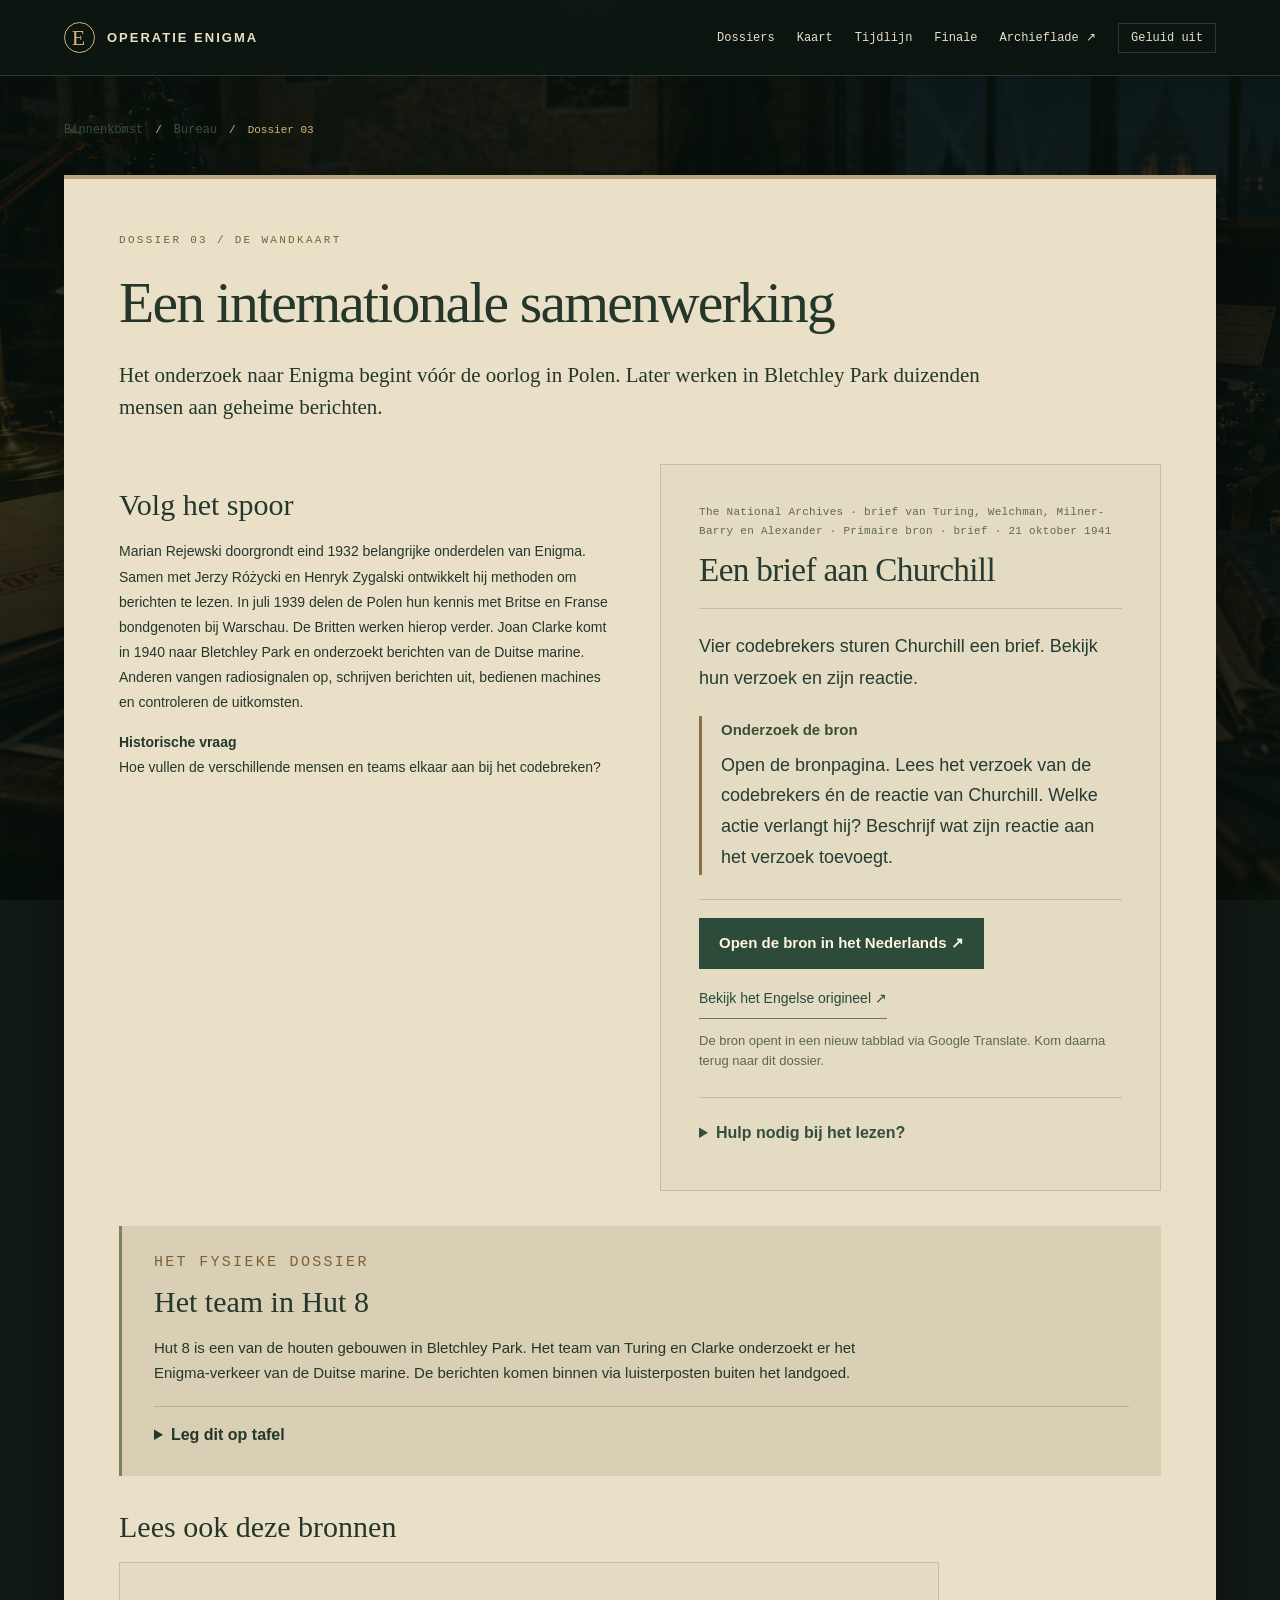
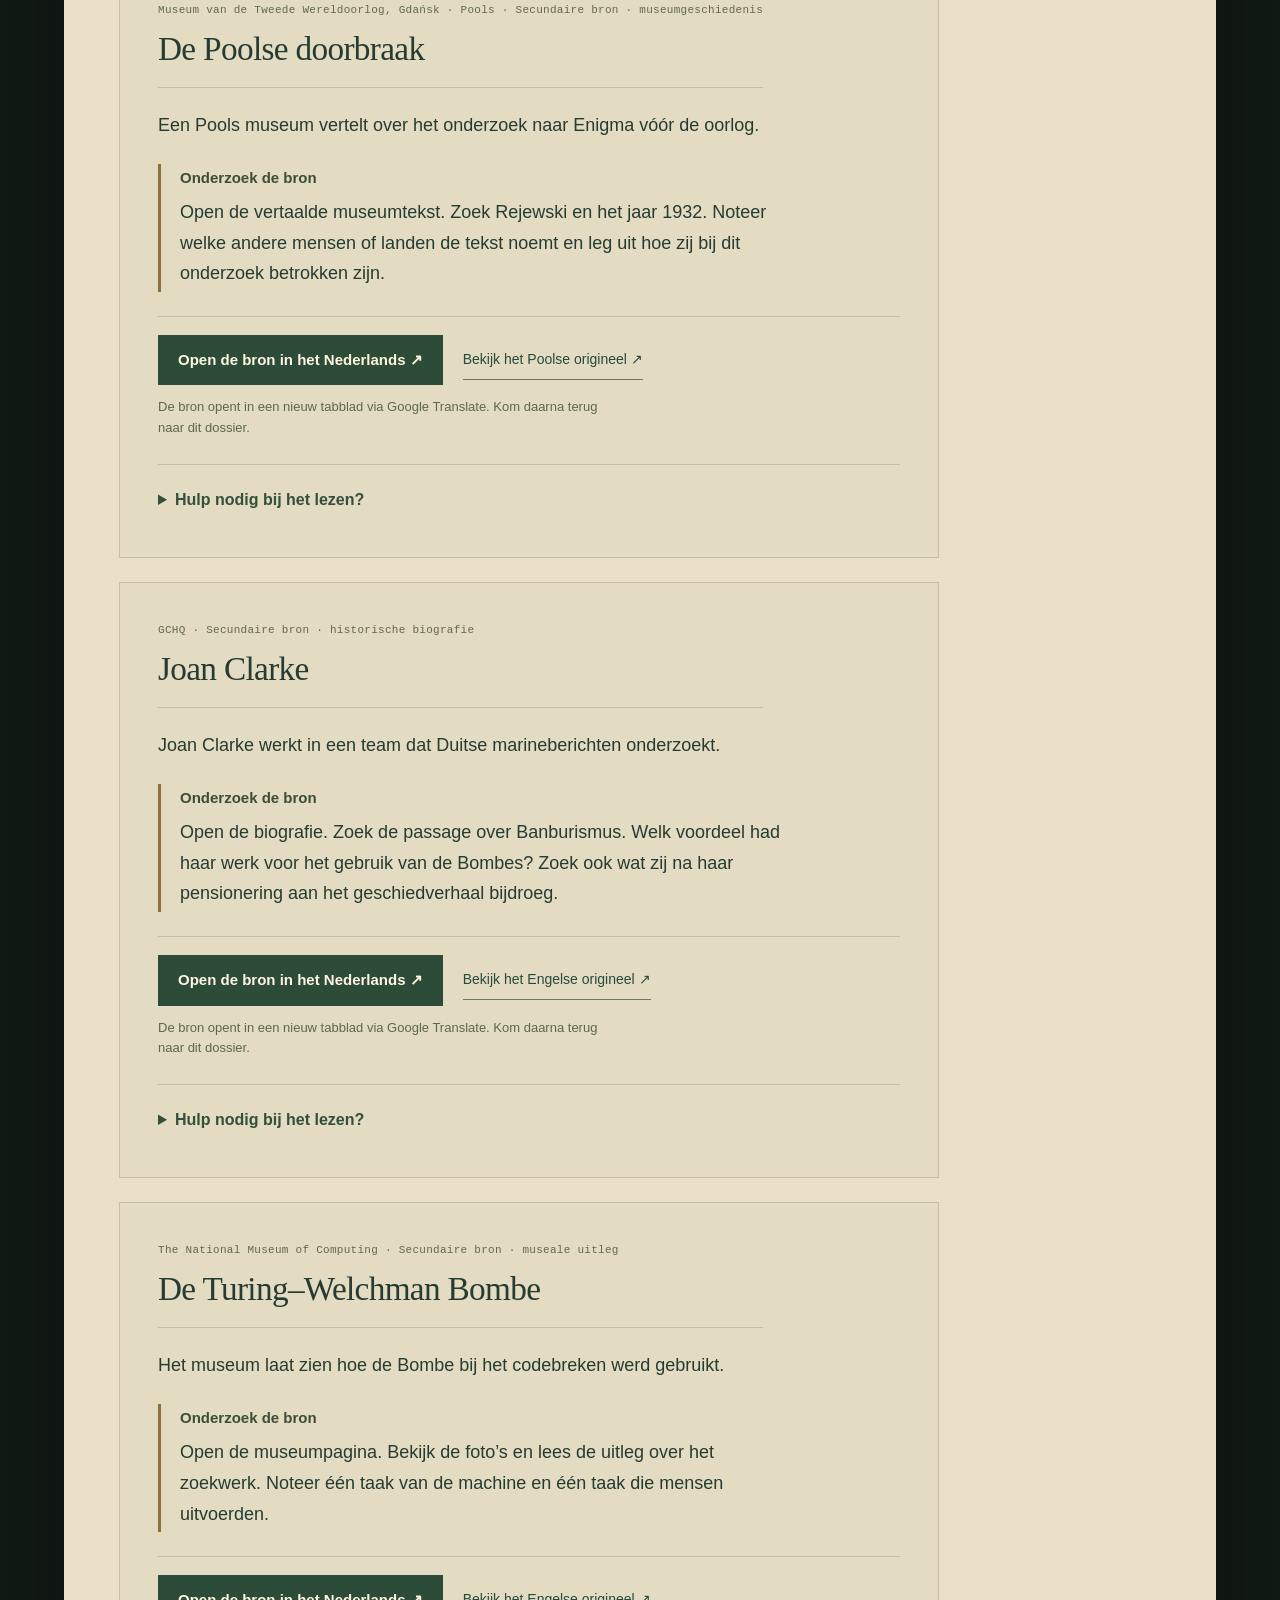
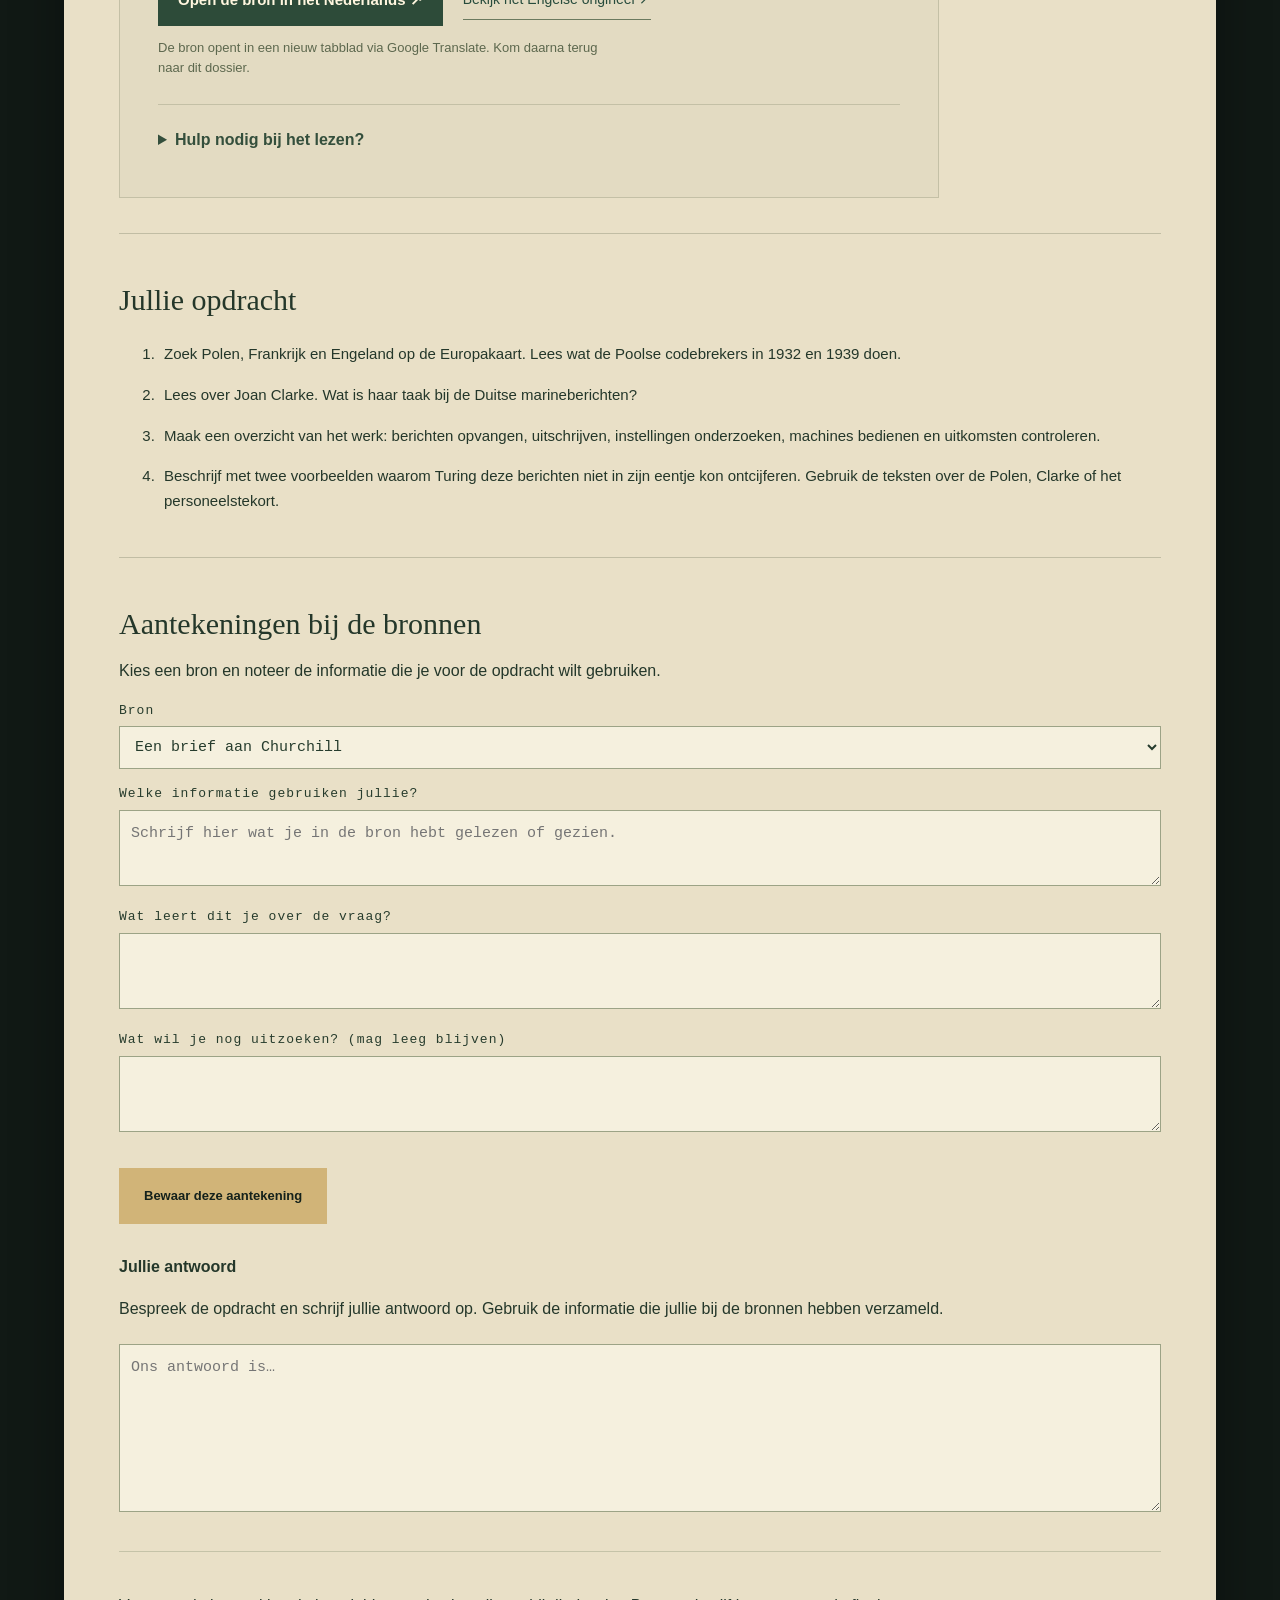
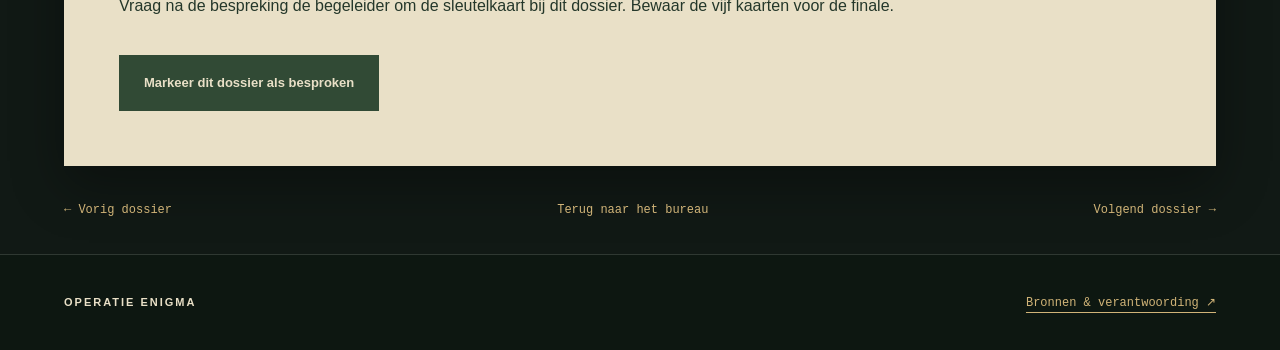
<file: dossier-3.html>
<!doctype html>
<html lang="nl"><head><meta charset="utf-8"><meta name="viewport" content="width=device-width,initial-scale=1"><meta name="theme-color" content="#101c1a"><meta name="description" content="Bletchley Park, 1940. Onderzoek de geschiedenis achter Alan Turing en Enigma."><title>Dossier 3 · Operatie Enigma</title><link rel="stylesheet" href="style.css"><link rel="stylesheet" href="pages.css"><script src="sources.js" defer></script><script src="research.js" defer></script><script src="app.js" defer></script><script src="geography.js" defer></script><script src="closing.js" defer></script><script src="routing.js" defer></script><link rel="stylesheet" href="finish.css"></head>
<body data-view="dossier-3"><a class="skip" href="#main">Naar de inhoud</a>
<header class="topbar"><a class="brand" href="index.html"><span class="brand-mark" aria-hidden="true">E</span> OPERATIE ENIGMA </a><nav aria-label="Hoofdnavigatie"><a href="bureau.html">Dossiers</a><a href="kaart.html">Kaart</a><a href="tijdlijn.html">Tijdlijn</a><a href="finale.html">Finale</a><button id="drawer-open">Archieflade <span aria-hidden="true">↗</span></button><button id="sound" aria-pressed="false" aria-label="Geluid inschakelen">Geluid uit</button></nav></header>
<main id="main">
<section id="aankomst" class="arrival"><div class="coords">51°59′48″N &nbsp; 00°44′37″W <span>BUCKINGHAMSHIRE, ENGELAND</span></div><div class="hero-copy"><p class="eyebrow"><i></i> BLETCHLEY PARK · NAJAAR 1940</p><h1>Een bericht.<br>Een <em>verborgen verhaal.</em></h1><p class="intro">Een radio kraakt. Iemand schuift een vel papier over je bureau. Negenentwintig letters. Geen enkel woord.</p><p class="intro muted">Hoe kon Alan Turing bijdragen aan het verslaan van nazi-Duitsland, terwijl hij na de oorlog door zijn eigen land werd vervolgd?</p><a class="primary" href="bureau.html">Neem plaats aan het bureau <span>→</span></a></div>
<div class="hero-art"><button class="telegram" id="intercept-open"><span class="telegram-head">G.C. & C.S. <b>SECRET</b></span><span class="small-label">INTERCEPT 008 / 22:40 GMT</span><strong>BMQYW KODWL<br>SZWID IPHRW<br>KNZFF UNFRP<br>HCLO</strong><span class="telegram-foot">ONTVANGEN. NOG NIET GELEZEN. <span>↗</span></span></button></div>
<div class="arrival-bottom"><span>NIETS VAN WAT HIER GEBEURT, VERLAAT DEZE KAMER.</span><a href="bureau.html">De deur staat open ↓</a></div></section>
<section class="room-section" id="werkruimte" aria-labelledby="room-title"><div class="section-heading"><div><p class="eyebrow">01 — DE WERKRUIMTE</p><h2 id="room-title">Het bureau.<br><em>Open een dossier.</em></h2></div><div><p>In Bletchley Park werden onderschepte berichten onderzocht. Wiskundigen, operators en administratieve medewerkers waren van elkaar afhankelijk.</p><p class="muted">Kies een dossier en volg de sporen. </p></div></div>
<div class="route-line" aria-label="Onderzoeksroute" id="route"></div><div class="room-bottom"><p id="progress" aria-live="polite">0 van 5 onderzoeken vastgelegd</p><button id="continue" class="text-button">Begin met onderzoek 01 →</button></div></section>
<section id="tijdlijn" class="timeline-section"><div class="section-heading"><div><p class="eyebrow">02 — VOOR EN NA DEZE NACHT</p><h2>Een code heeft<br><em>een voorgeschiedenis.</em></h2></div><p>De klok in de kamer staat op 1940. Deze tijdlijn kijkt ook terug én vooruit. Kies een jaar en volg het spoor van kennis, geheimhouding en erkenning.</p></div><div id="years" class="years" aria-label="Jaren op de tijdlijn"></div><article id="time-detail" class="time-detail" aria-live="polite"></article></section>
<section id="finale" class="finale-section"><p class="eyebrow">03 — DE LAATSTE TRANSMISSIE</p><h2>Nu is het<br><em>aan jullie.</em></h2><p class="finale-intro">Leg jullie voorlopige antwoord op de centrale vraag op tafel. Gebruik daarna de vijf sleutelkaarten uit het fysieke dossier om het oefentelegram te lezen met Mininigma op de tablet.</p><div id="key-strips" class="key-strips"></div><div class="finale-layout external-finale"><div class="dispatch-paper"><p class="eyebrow">OVERDRACHT AAN DE OPERATOR</p><h3>De sleutel ligt hier.<br>De machine staat klaar.</h3><p>Open Mininigma op de tablet. Houd de sleutelkaarten en het telegram naast het apparaat. Een groepslid stelt in, een ander leest de kaarten en controleert.</p><ol class="operator-steps"><li>Kies in Mininigma een model met drie rotoren en stekkerbord: Enigma I of M3. Gebruik de gewone reflector C, niet een dunne M4-reflector.</li><li>Neem de vijf sleutelstroken over, steeds van links naar rechts. Ringstand en startpositie zijn niet hetzelfde.</li><li>Verbind alle tien stekkerparen. Voer daarna het telegram in; spaties zijn niet nodig. Herstel vóór een nieuwe poging steeds de beginstand.</li><li>Lees de uitkomst en keer terug naar deze kamer.</li></ol><a class="primary" id="external-enigma" href="https://apps.apple.com/ca/app/mininigma-enigma-simulator/id334855344" target="_blank" rel="noopener">Mininigma · informatie over de tabletapp ↗</a><p class="note-hint">Open Mininigma op de tablet en neem de sleutelkaarten over.</p><p><a class="text-button" href="https://cryptii.com/pipes/enigma-machine/" target="_blank" rel="noopener">Open de M3 in je browser ↗</a></p><p class="note-hint">Cryptii: kies Model Enigma M3 en gebruik de velden Position, Ring en Plugboard. Neem de instellingen zelf over uit de fysieke kaarten.</p><details><summary>De Engelse instellingen herkennen</summary><dl><dt>Left / Middle / Right rotor</dt><dd>Linker / middelste / rechter rotor</dd><dt>Ring settings</dt><dd>Ringstand</dd><dt>Start position</dt><dd>Startpositie</dd><dt>Reflector</dt><dd>Reflector</dd><dt>Plugboard pairs</dt><dd>Stekkerparen</dd><dt>Input / Output</dt><dd>Invoer / uitkomst</dd></dl></details></div><aside class="output-paper"><span class="small-label">INTERCEPT 008</span><label for="telegram-copy">Het onderschepte telegram</label><textarea id="telegram-copy" rows="3" readonly spellcheck="false">BMQYWKODWLSZWIDIPHRWKNZFFUNFRPHCLO</textarea><button id="copy-telegram" class="primary">Kopieer het telegram</button><p id="copy-status" role="status"></p><h3>Terug van de machine?</h3><p>Voer hieronder de ontcijferde tekst in. Spaties en leestekens maken niet uit. De juiste boodschap opent de envelop NA DE OORLOG.</p><form id="return-form"><label for="return-message">Jullie ontcijferde bericht</label><textarea id="return-message" rows="3" required spellcheck="false" autocomplete="off"></textarea><button class="primary" type="submit">Controleer het bericht →</button><p id="return-status" role="status"></p></form><button id="witness-open" class="primary" hidden>Nabespreking bij de envelop NA DE OORLOG →</button></aside></div></section>
<footer><a class="brand" href="bureau.html">OPERATIE ENIGMA</a><button class="text-button" id="credits-open">Bronnen & verantwoording ↗</button></footer></main>
<dialog id="case-dialog" class="case-dialog" aria-labelledby="case-title"><button class="close" data-close aria-label="Onderzoek sluiten">×</button><div id="case-body"></div></dialog>
<dialog id="drawer" class="drawer" aria-labelledby="drawer-title"><button class="close" data-close aria-label="Archieflade sluiten">×</button><p class="eyebrow">HET FYSIEKE DOSSIER</p><h2 id="drawer-title">De archieflade.</h2><div id="print-links"></div><h3>Je onderzoeksnotities</h3><p>Notities blijven in deze browser. Sla ze ook als tekstbestand op om ze te bewaren of in te leveren.</p><button id="download-notes" class="primary">Download mijn veldboek</button><p id="storage-status" class="muted"></p></dialog>
<dialog id="reader" class="reader-dialog" aria-labelledby="reader-title"><button class="close" data-close aria-label="Leeshulp sluiten">×</button><div id="reader-body"></div></dialog>
<dialog id="info" class="info-dialog" aria-labelledby="info-title"><button class="close" data-close aria-label="Venster sluiten">×</button><div id="info-body"></div></dialog><noscript><p class="noscript">Schakel JavaScript in om de onderzoeken en de Enigma te gebruiken. De printbladen staan in de map print.</p></noscript>
</body></html>
</file>
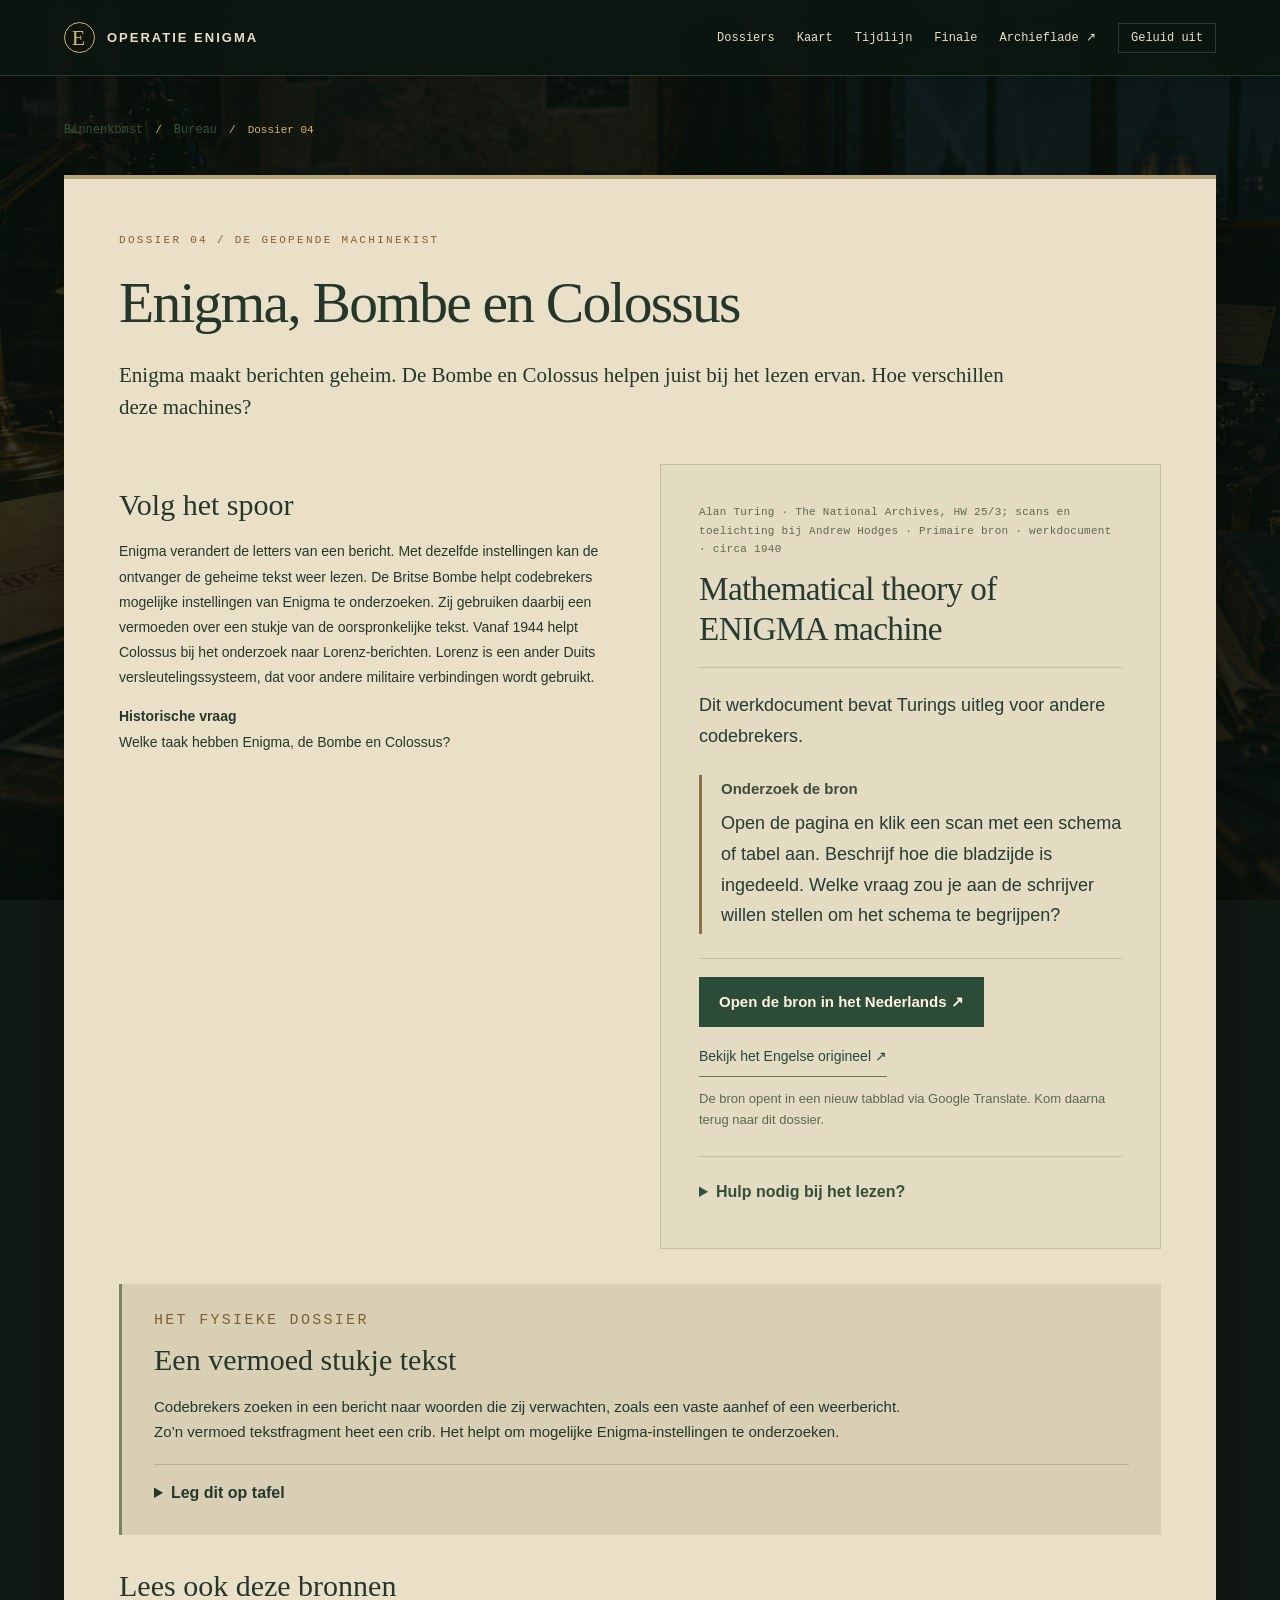
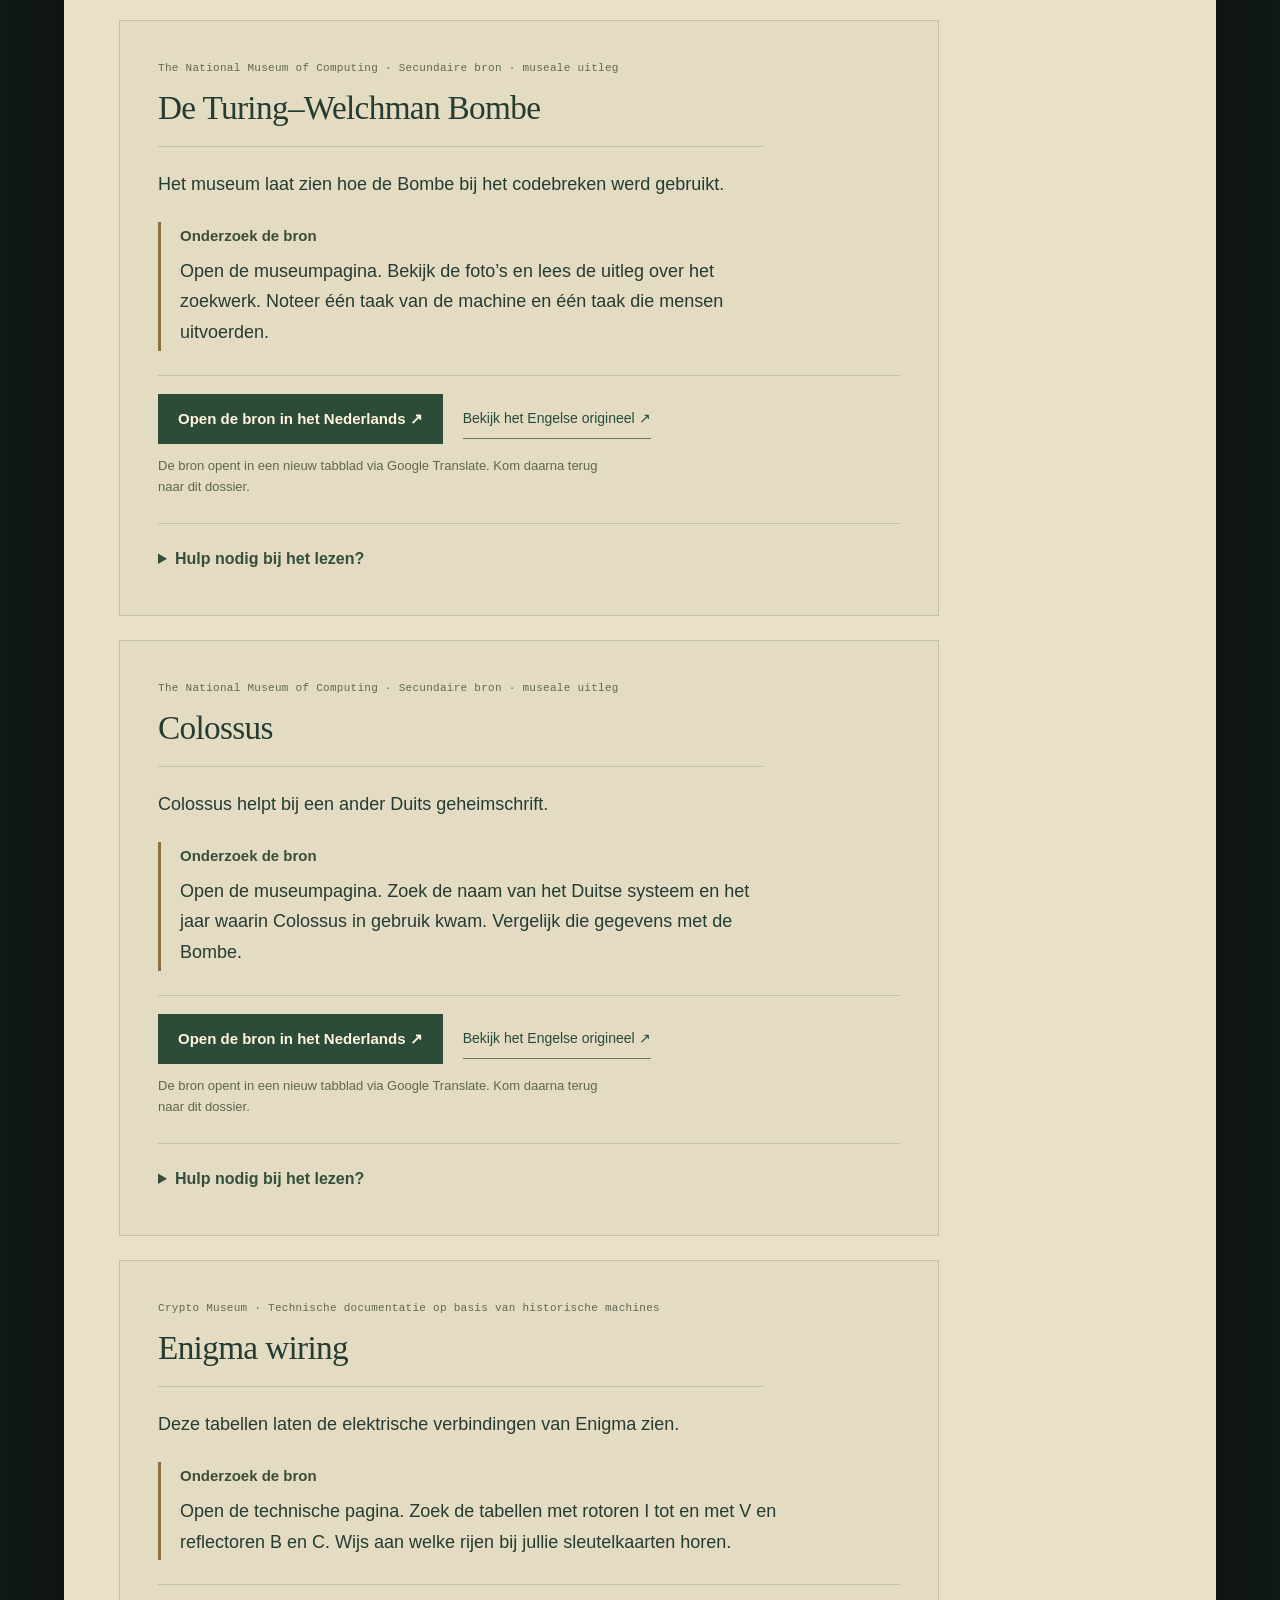
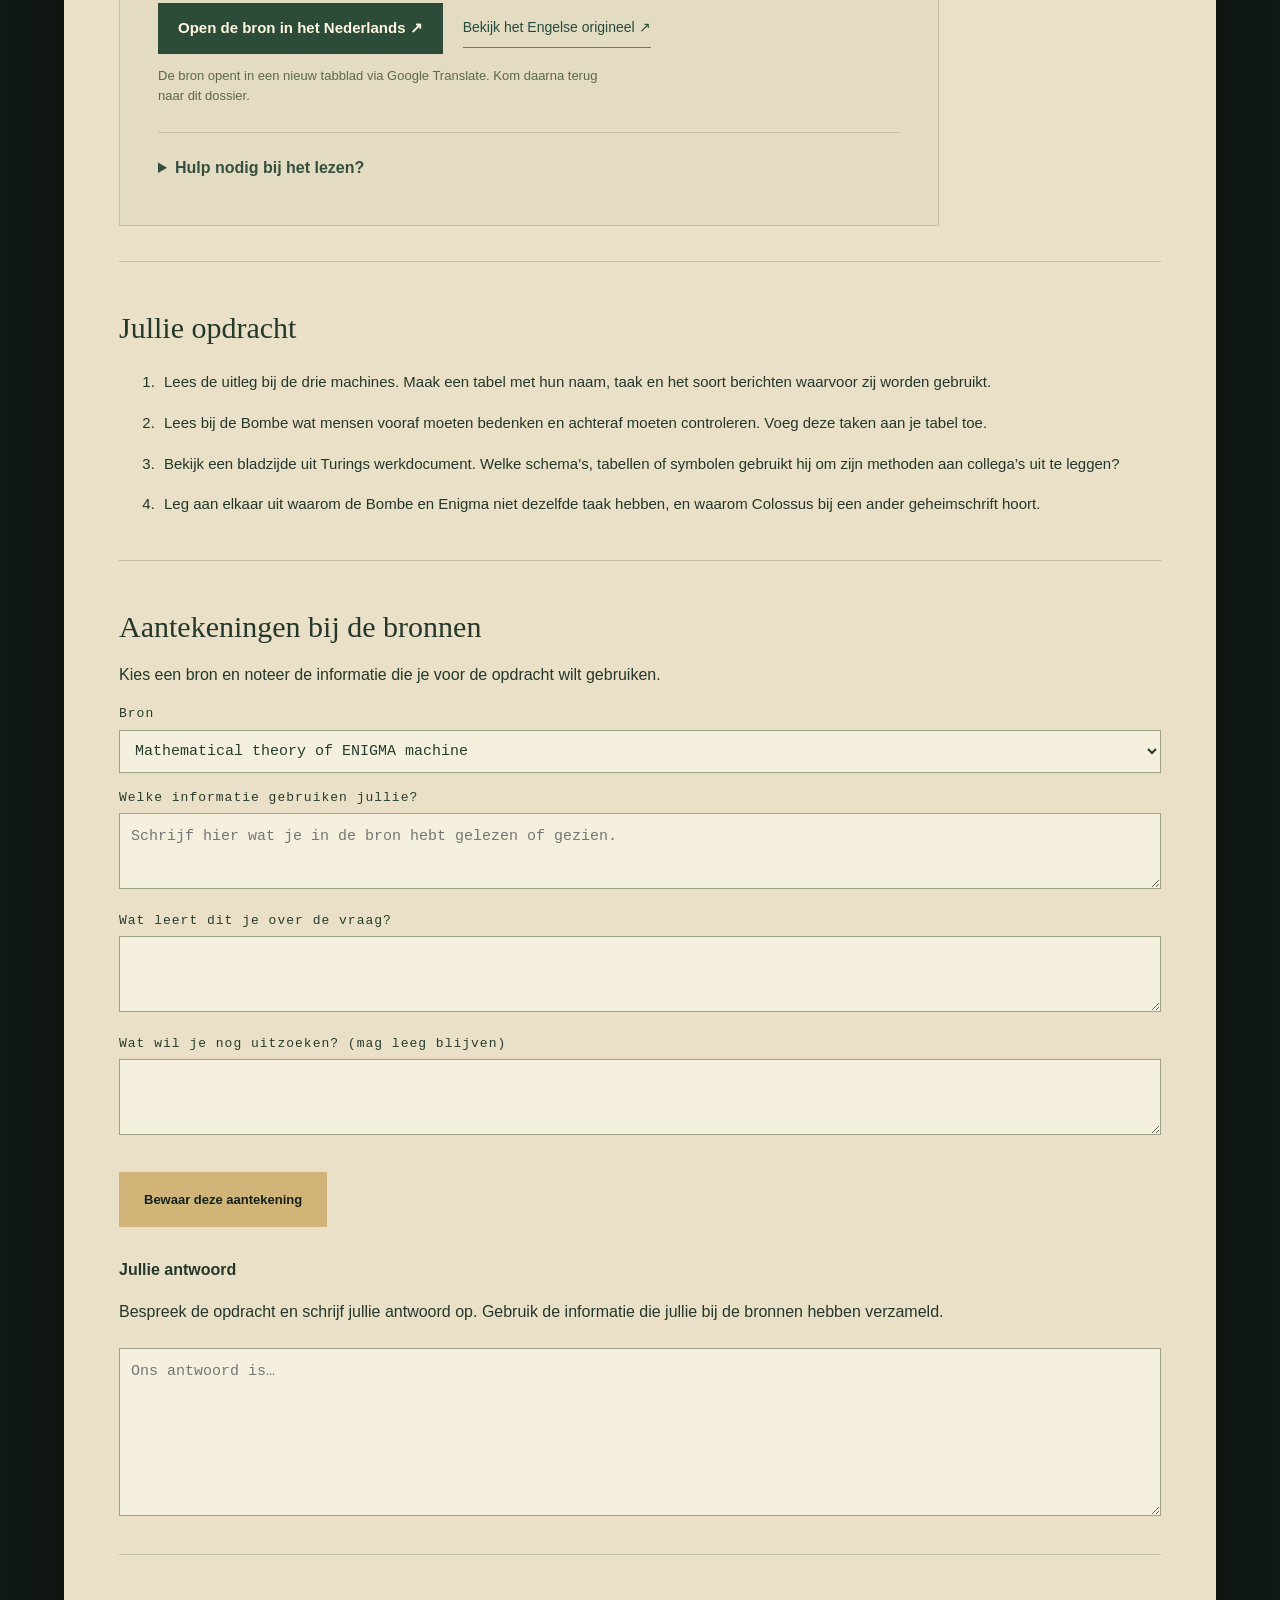
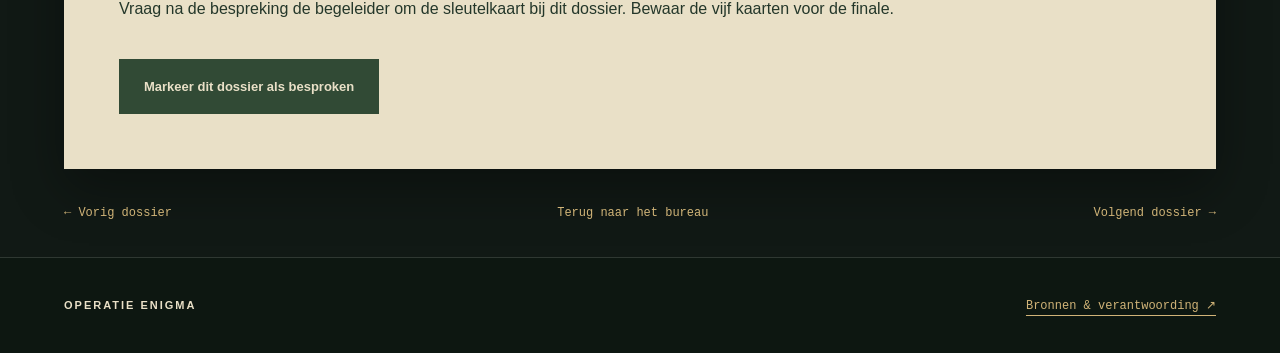
<file: dossier-4.html>
<!doctype html>
<html lang="nl"><head><meta charset="utf-8"><meta name="viewport" content="width=device-width,initial-scale=1"><meta name="theme-color" content="#101c1a"><meta name="description" content="Bletchley Park, 1940. Onderzoek de geschiedenis achter Alan Turing en Enigma."><title>Dossier 4 · Operatie Enigma</title><link rel="stylesheet" href="style.css"><link rel="stylesheet" href="pages.css"><script src="sources.js" defer></script><script src="research.js" defer></script><script src="app.js" defer></script><script src="geography.js" defer></script><script src="closing.js" defer></script><script src="routing.js" defer></script><link rel="stylesheet" href="finish.css"></head>
<body data-view="dossier-4"><a class="skip" href="#main">Naar de inhoud</a>
<header class="topbar"><a class="brand" href="index.html"><span class="brand-mark" aria-hidden="true">E</span> OPERATIE ENIGMA </a><nav aria-label="Hoofdnavigatie"><a href="bureau.html">Dossiers</a><a href="kaart.html">Kaart</a><a href="tijdlijn.html">Tijdlijn</a><a href="finale.html">Finale</a><button id="drawer-open">Archieflade <span aria-hidden="true">↗</span></button><button id="sound" aria-pressed="false" aria-label="Geluid inschakelen">Geluid uit</button></nav></header>
<main id="main">
<section id="aankomst" class="arrival"><div class="coords">51°59′48″N &nbsp; 00°44′37″W <span>BUCKINGHAMSHIRE, ENGELAND</span></div><div class="hero-copy"><p class="eyebrow"><i></i> BLETCHLEY PARK · NAJAAR 1940</p><h1>Een bericht.<br>Een <em>verborgen verhaal.</em></h1><p class="intro">Een radio kraakt. Iemand schuift een vel papier over je bureau. Negenentwintig letters. Geen enkel woord.</p><p class="intro muted">Hoe kon Alan Turing bijdragen aan het verslaan van nazi-Duitsland, terwijl hij na de oorlog door zijn eigen land werd vervolgd?</p><a class="primary" href="bureau.html">Neem plaats aan het bureau <span>→</span></a></div>
<div class="hero-art"><button class="telegram" id="intercept-open"><span class="telegram-head">G.C. & C.S. <b>SECRET</b></span><span class="small-label">INTERCEPT 008 / 22:40 GMT</span><strong>BMQYW KODWL<br>SZWID IPHRW<br>KNZFF UNFRP<br>HCLO</strong><span class="telegram-foot">ONTVANGEN. NOG NIET GELEZEN. <span>↗</span></span></button></div>
<div class="arrival-bottom"><span>NIETS VAN WAT HIER GEBEURT, VERLAAT DEZE KAMER.</span><a href="bureau.html">De deur staat open ↓</a></div></section>
<section class="room-section" id="werkruimte" aria-labelledby="room-title"><div class="section-heading"><div><p class="eyebrow">01 — DE WERKRUIMTE</p><h2 id="room-title">Het bureau.<br><em>Open een dossier.</em></h2></div><div><p>In Bletchley Park werden onderschepte berichten onderzocht. Wiskundigen, operators en administratieve medewerkers waren van elkaar afhankelijk.</p><p class="muted">Kies een dossier en volg de sporen. </p></div></div>
<div class="route-line" aria-label="Onderzoeksroute" id="route"></div><div class="room-bottom"><p id="progress" aria-live="polite">0 van 5 onderzoeken vastgelegd</p><button id="continue" class="text-button">Begin met onderzoek 01 →</button></div></section>
<section id="tijdlijn" class="timeline-section"><div class="section-heading"><div><p class="eyebrow">02 — VOOR EN NA DEZE NACHT</p><h2>Een code heeft<br><em>een voorgeschiedenis.</em></h2></div><p>De klok in de kamer staat op 1940. Deze tijdlijn kijkt ook terug én vooruit. Kies een jaar en volg het spoor van kennis, geheimhouding en erkenning.</p></div><div id="years" class="years" aria-label="Jaren op de tijdlijn"></div><article id="time-detail" class="time-detail" aria-live="polite"></article></section>
<section id="finale" class="finale-section"><p class="eyebrow">03 — DE LAATSTE TRANSMISSIE</p><h2>Nu is het<br><em>aan jullie.</em></h2><p class="finale-intro">Leg jullie voorlopige antwoord op de centrale vraag op tafel. Gebruik daarna de vijf sleutelkaarten uit het fysieke dossier om het oefentelegram te lezen met Mininigma op de tablet.</p><div id="key-strips" class="key-strips"></div><div class="finale-layout external-finale"><div class="dispatch-paper"><p class="eyebrow">OVERDRACHT AAN DE OPERATOR</p><h3>De sleutel ligt hier.<br>De machine staat klaar.</h3><p>Open Mininigma op de tablet. Houd de sleutelkaarten en het telegram naast het apparaat. Een groepslid stelt in, een ander leest de kaarten en controleert.</p><ol class="operator-steps"><li>Kies in Mininigma een model met drie rotoren en stekkerbord: Enigma I of M3. Gebruik de gewone reflector C, niet een dunne M4-reflector.</li><li>Neem de vijf sleutelstroken over, steeds van links naar rechts. Ringstand en startpositie zijn niet hetzelfde.</li><li>Verbind alle tien stekkerparen. Voer daarna het telegram in; spaties zijn niet nodig. Herstel vóór een nieuwe poging steeds de beginstand.</li><li>Lees de uitkomst en keer terug naar deze kamer.</li></ol><a class="primary" id="external-enigma" href="https://apps.apple.com/ca/app/mininigma-enigma-simulator/id334855344" target="_blank" rel="noopener">Mininigma · informatie over de tabletapp ↗</a><p class="note-hint">Open Mininigma op de tablet en neem de sleutelkaarten over.</p><p><a class="text-button" href="https://cryptii.com/pipes/enigma-machine/" target="_blank" rel="noopener">Open de M3 in je browser ↗</a></p><p class="note-hint">Cryptii: kies Model Enigma M3 en gebruik de velden Position, Ring en Plugboard. Neem de instellingen zelf over uit de fysieke kaarten.</p><details><summary>De Engelse instellingen herkennen</summary><dl><dt>Left / Middle / Right rotor</dt><dd>Linker / middelste / rechter rotor</dd><dt>Ring settings</dt><dd>Ringstand</dd><dt>Start position</dt><dd>Startpositie</dd><dt>Reflector</dt><dd>Reflector</dd><dt>Plugboard pairs</dt><dd>Stekkerparen</dd><dt>Input / Output</dt><dd>Invoer / uitkomst</dd></dl></details></div><aside class="output-paper"><span class="small-label">INTERCEPT 008</span><label for="telegram-copy">Het onderschepte telegram</label><textarea id="telegram-copy" rows="3" readonly spellcheck="false">BMQYWKODWLSZWIDIPHRWKNZFFUNFRPHCLO</textarea><button id="copy-telegram" class="primary">Kopieer het telegram</button><p id="copy-status" role="status"></p><h3>Terug van de machine?</h3><p>Voer hieronder de ontcijferde tekst in. Spaties en leestekens maken niet uit. De juiste boodschap opent de envelop NA DE OORLOG.</p><form id="return-form"><label for="return-message">Jullie ontcijferde bericht</label><textarea id="return-message" rows="3" required spellcheck="false" autocomplete="off"></textarea><button class="primary" type="submit">Controleer het bericht →</button><p id="return-status" role="status"></p></form><button id="witness-open" class="primary" hidden>Nabespreking bij de envelop NA DE OORLOG →</button></aside></div></section>
<footer><a class="brand" href="bureau.html">OPERATIE ENIGMA</a><button class="text-button" id="credits-open">Bronnen & verantwoording ↗</button></footer></main>
<dialog id="case-dialog" class="case-dialog" aria-labelledby="case-title"><button class="close" data-close aria-label="Onderzoek sluiten">×</button><div id="case-body"></div></dialog>
<dialog id="drawer" class="drawer" aria-labelledby="drawer-title"><button class="close" data-close aria-label="Archieflade sluiten">×</button><p class="eyebrow">HET FYSIEKE DOSSIER</p><h2 id="drawer-title">De archieflade.</h2><div id="print-links"></div><h3>Je onderzoeksnotities</h3><p>Notities blijven in deze browser. Sla ze ook als tekstbestand op om ze te bewaren of in te leveren.</p><button id="download-notes" class="primary">Download mijn veldboek</button><p id="storage-status" class="muted"></p></dialog>
<dialog id="reader" class="reader-dialog" aria-labelledby="reader-title"><button class="close" data-close aria-label="Leeshulp sluiten">×</button><div id="reader-body"></div></dialog>
<dialog id="info" class="info-dialog" aria-labelledby="info-title"><button class="close" data-close aria-label="Venster sluiten">×</button><div id="info-body"></div></dialog><noscript><p class="noscript">Schakel JavaScript in om de onderzoeken en de Enigma te gebruiken. De printbladen staan in de map print.</p></noscript>
</body></html>
</file>
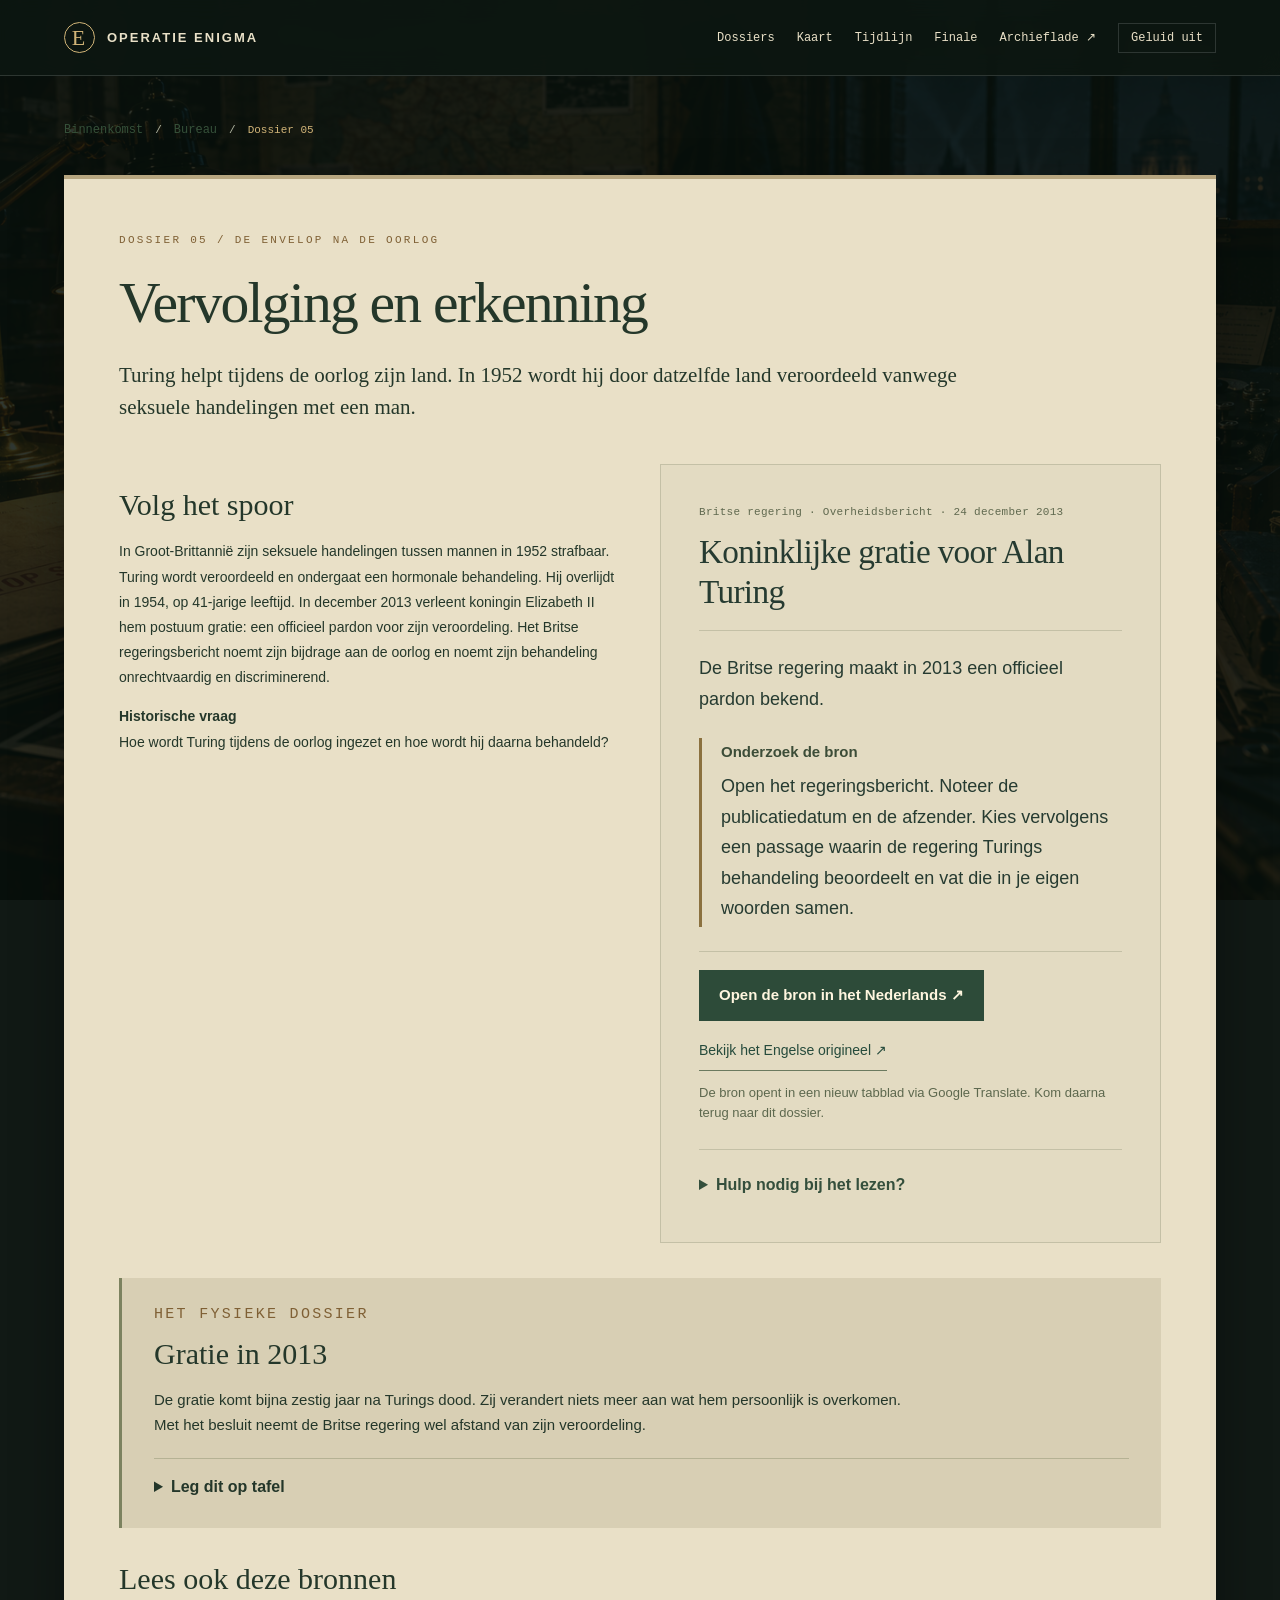
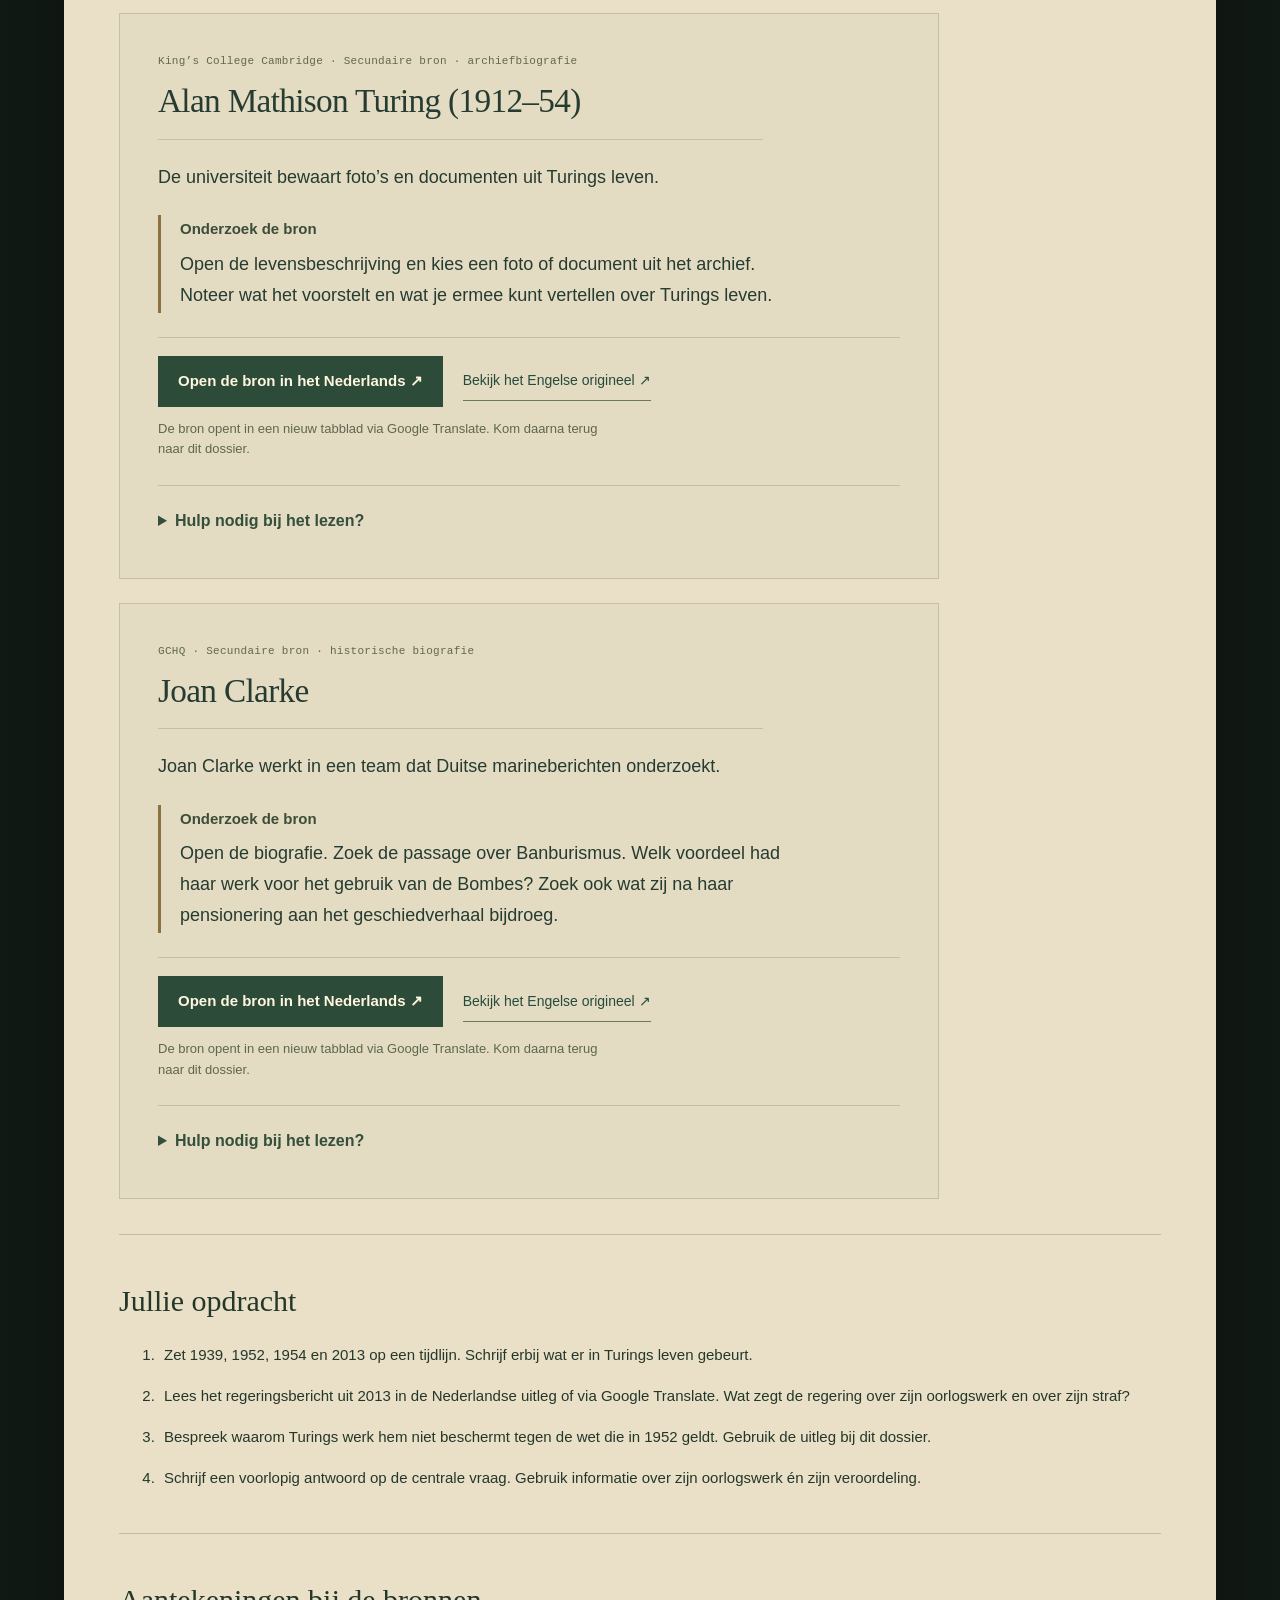
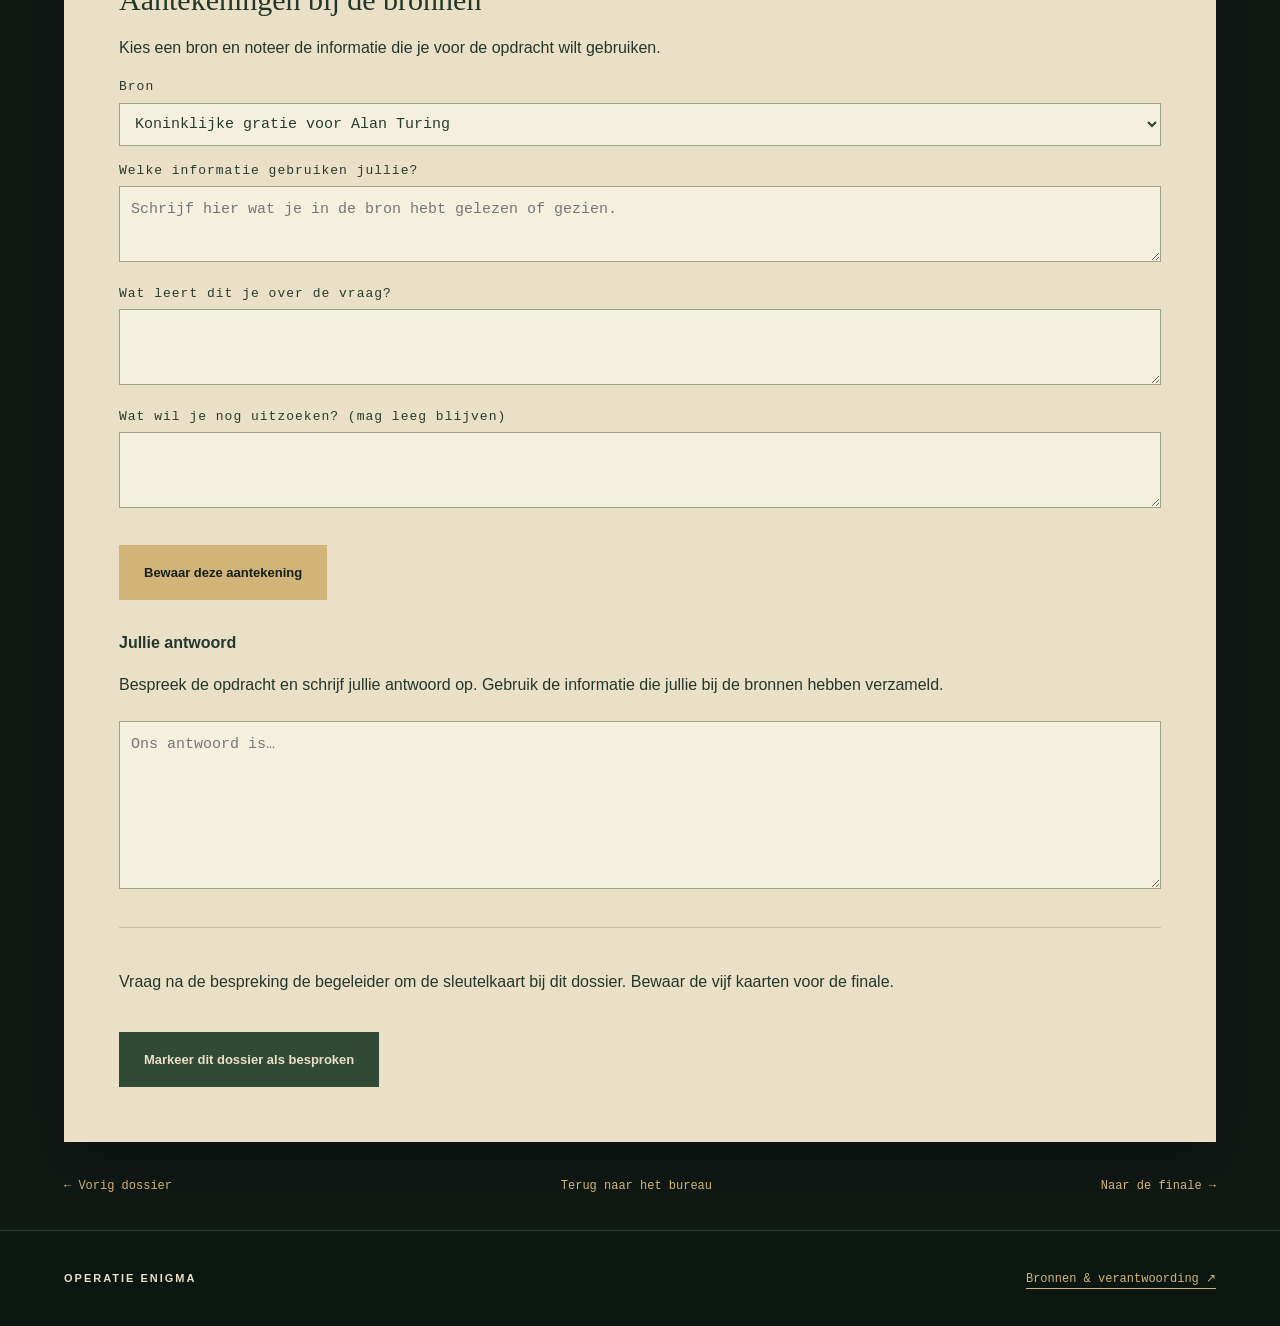
<file: dossier-5.html>
<!doctype html>
<html lang="nl"><head><meta charset="utf-8"><meta name="viewport" content="width=device-width,initial-scale=1"><meta name="theme-color" content="#101c1a"><meta name="description" content="Bletchley Park, 1940. Onderzoek de geschiedenis achter Alan Turing en Enigma."><title>Dossier 5 · Operatie Enigma</title><link rel="stylesheet" href="style.css"><link rel="stylesheet" href="pages.css"><script src="sources.js" defer></script><script src="research.js" defer></script><script src="app.js" defer></script><script src="geography.js" defer></script><script src="closing.js" defer></script><script src="routing.js" defer></script><link rel="stylesheet" href="finish.css"></head>
<body data-view="dossier-5"><a class="skip" href="#main">Naar de inhoud</a>
<header class="topbar"><a class="brand" href="index.html"><span class="brand-mark" aria-hidden="true">E</span> OPERATIE ENIGMA </a><nav aria-label="Hoofdnavigatie"><a href="bureau.html">Dossiers</a><a href="kaart.html">Kaart</a><a href="tijdlijn.html">Tijdlijn</a><a href="finale.html">Finale</a><button id="drawer-open">Archieflade <span aria-hidden="true">↗</span></button><button id="sound" aria-pressed="false" aria-label="Geluid inschakelen">Geluid uit</button></nav></header>
<main id="main">
<section id="aankomst" class="arrival"><div class="coords">51°59′48″N &nbsp; 00°44′37″W <span>BUCKINGHAMSHIRE, ENGELAND</span></div><div class="hero-copy"><p class="eyebrow"><i></i> BLETCHLEY PARK · NAJAAR 1940</p><h1>Een bericht.<br>Een <em>verborgen verhaal.</em></h1><p class="intro">Een radio kraakt. Iemand schuift een vel papier over je bureau. Negenentwintig letters. Geen enkel woord.</p><p class="intro muted">Hoe kon Alan Turing bijdragen aan het verslaan van nazi-Duitsland, terwijl hij na de oorlog door zijn eigen land werd vervolgd?</p><a class="primary" href="bureau.html">Neem plaats aan het bureau <span>→</span></a></div>
<div class="hero-art"><button class="telegram" id="intercept-open"><span class="telegram-head">G.C. & C.S. <b>SECRET</b></span><span class="small-label">INTERCEPT 008 / 22:40 GMT</span><strong>BMQYW KODWL<br>SZWID IPHRW<br>KNZFF UNFRP<br>HCLO</strong><span class="telegram-foot">ONTVANGEN. NOG NIET GELEZEN. <span>↗</span></span></button></div>
<div class="arrival-bottom"><span>NIETS VAN WAT HIER GEBEURT, VERLAAT DEZE KAMER.</span><a href="bureau.html">De deur staat open ↓</a></div></section>
<section class="room-section" id="werkruimte" aria-labelledby="room-title"><div class="section-heading"><div><p class="eyebrow">01 — DE WERKRUIMTE</p><h2 id="room-title">Het bureau.<br><em>Open een dossier.</em></h2></div><div><p>In Bletchley Park werden onderschepte berichten onderzocht. Wiskundigen, operators en administratieve medewerkers waren van elkaar afhankelijk.</p><p class="muted">Kies een dossier en volg de sporen. </p></div></div>
<div class="route-line" aria-label="Onderzoeksroute" id="route"></div><div class="room-bottom"><p id="progress" aria-live="polite">0 van 5 onderzoeken vastgelegd</p><button id="continue" class="text-button">Begin met onderzoek 01 →</button></div></section>
<section id="tijdlijn" class="timeline-section"><div class="section-heading"><div><p class="eyebrow">02 — VOOR EN NA DEZE NACHT</p><h2>Een code heeft<br><em>een voorgeschiedenis.</em></h2></div><p>De klok in de kamer staat op 1940. Deze tijdlijn kijkt ook terug én vooruit. Kies een jaar en volg het spoor van kennis, geheimhouding en erkenning.</p></div><div id="years" class="years" aria-label="Jaren op de tijdlijn"></div><article id="time-detail" class="time-detail" aria-live="polite"></article></section>
<section id="finale" class="finale-section"><p class="eyebrow">03 — DE LAATSTE TRANSMISSIE</p><h2>Nu is het<br><em>aan jullie.</em></h2><p class="finale-intro">Leg jullie voorlopige antwoord op de centrale vraag op tafel. Gebruik daarna de vijf sleutelkaarten uit het fysieke dossier om het oefentelegram te lezen met Mininigma op de tablet.</p><div id="key-strips" class="key-strips"></div><div class="finale-layout external-finale"><div class="dispatch-paper"><p class="eyebrow">OVERDRACHT AAN DE OPERATOR</p><h3>De sleutel ligt hier.<br>De machine staat klaar.</h3><p>Open Mininigma op de tablet. Houd de sleutelkaarten en het telegram naast het apparaat. Een groepslid stelt in, een ander leest de kaarten en controleert.</p><ol class="operator-steps"><li>Kies in Mininigma een model met drie rotoren en stekkerbord: Enigma I of M3. Gebruik de gewone reflector C, niet een dunne M4-reflector.</li><li>Neem de vijf sleutelstroken over, steeds van links naar rechts. Ringstand en startpositie zijn niet hetzelfde.</li><li>Verbind alle tien stekkerparen. Voer daarna het telegram in; spaties zijn niet nodig. Herstel vóór een nieuwe poging steeds de beginstand.</li><li>Lees de uitkomst en keer terug naar deze kamer.</li></ol><a class="primary" id="external-enigma" href="https://apps.apple.com/ca/app/mininigma-enigma-simulator/id334855344" target="_blank" rel="noopener">Mininigma · informatie over de tabletapp ↗</a><p class="note-hint">Open Mininigma op de tablet en neem de sleutelkaarten over.</p><p><a class="text-button" href="https://cryptii.com/pipes/enigma-machine/" target="_blank" rel="noopener">Open de M3 in je browser ↗</a></p><p class="note-hint">Cryptii: kies Model Enigma M3 en gebruik de velden Position, Ring en Plugboard. Neem de instellingen zelf over uit de fysieke kaarten.</p><details><summary>De Engelse instellingen herkennen</summary><dl><dt>Left / Middle / Right rotor</dt><dd>Linker / middelste / rechter rotor</dd><dt>Ring settings</dt><dd>Ringstand</dd><dt>Start position</dt><dd>Startpositie</dd><dt>Reflector</dt><dd>Reflector</dd><dt>Plugboard pairs</dt><dd>Stekkerparen</dd><dt>Input / Output</dt><dd>Invoer / uitkomst</dd></dl></details></div><aside class="output-paper"><span class="small-label">INTERCEPT 008</span><label for="telegram-copy">Het onderschepte telegram</label><textarea id="telegram-copy" rows="3" readonly spellcheck="false">BMQYWKODWLSZWIDIPHRWKNZFFUNFRPHCLO</textarea><button id="copy-telegram" class="primary">Kopieer het telegram</button><p id="copy-status" role="status"></p><h3>Terug van de machine?</h3><p>Voer hieronder de ontcijferde tekst in. Spaties en leestekens maken niet uit. De juiste boodschap opent de envelop NA DE OORLOG.</p><form id="return-form"><label for="return-message">Jullie ontcijferde bericht</label><textarea id="return-message" rows="3" required spellcheck="false" autocomplete="off"></textarea><button class="primary" type="submit">Controleer het bericht →</button><p id="return-status" role="status"></p></form><button id="witness-open" class="primary" hidden>Nabespreking bij de envelop NA DE OORLOG →</button></aside></div></section>
<footer><a class="brand" href="bureau.html">OPERATIE ENIGMA</a><button class="text-button" id="credits-open">Bronnen & verantwoording ↗</button></footer></main>
<dialog id="case-dialog" class="case-dialog" aria-labelledby="case-title"><button class="close" data-close aria-label="Onderzoek sluiten">×</button><div id="case-body"></div></dialog>
<dialog id="drawer" class="drawer" aria-labelledby="drawer-title"><button class="close" data-close aria-label="Archieflade sluiten">×</button><p class="eyebrow">HET FYSIEKE DOSSIER</p><h2 id="drawer-title">De archieflade.</h2><div id="print-links"></div><h3>Je onderzoeksnotities</h3><p>Notities blijven in deze browser. Sla ze ook als tekstbestand op om ze te bewaren of in te leveren.</p><button id="download-notes" class="primary">Download mijn veldboek</button><p id="storage-status" class="muted"></p></dialog>
<dialog id="reader" class="reader-dialog" aria-labelledby="reader-title"><button class="close" data-close aria-label="Leeshulp sluiten">×</button><div id="reader-body"></div></dialog>
<dialog id="info" class="info-dialog" aria-labelledby="info-title"><button class="close" data-close aria-label="Venster sluiten">×</button><div id="info-body"></div></dialog><noscript><p class="noscript">Schakel JavaScript in om de onderzoeken en de Enigma te gebruiken. De printbladen staan in de map print.</p></noscript>
</body></html>
</file>
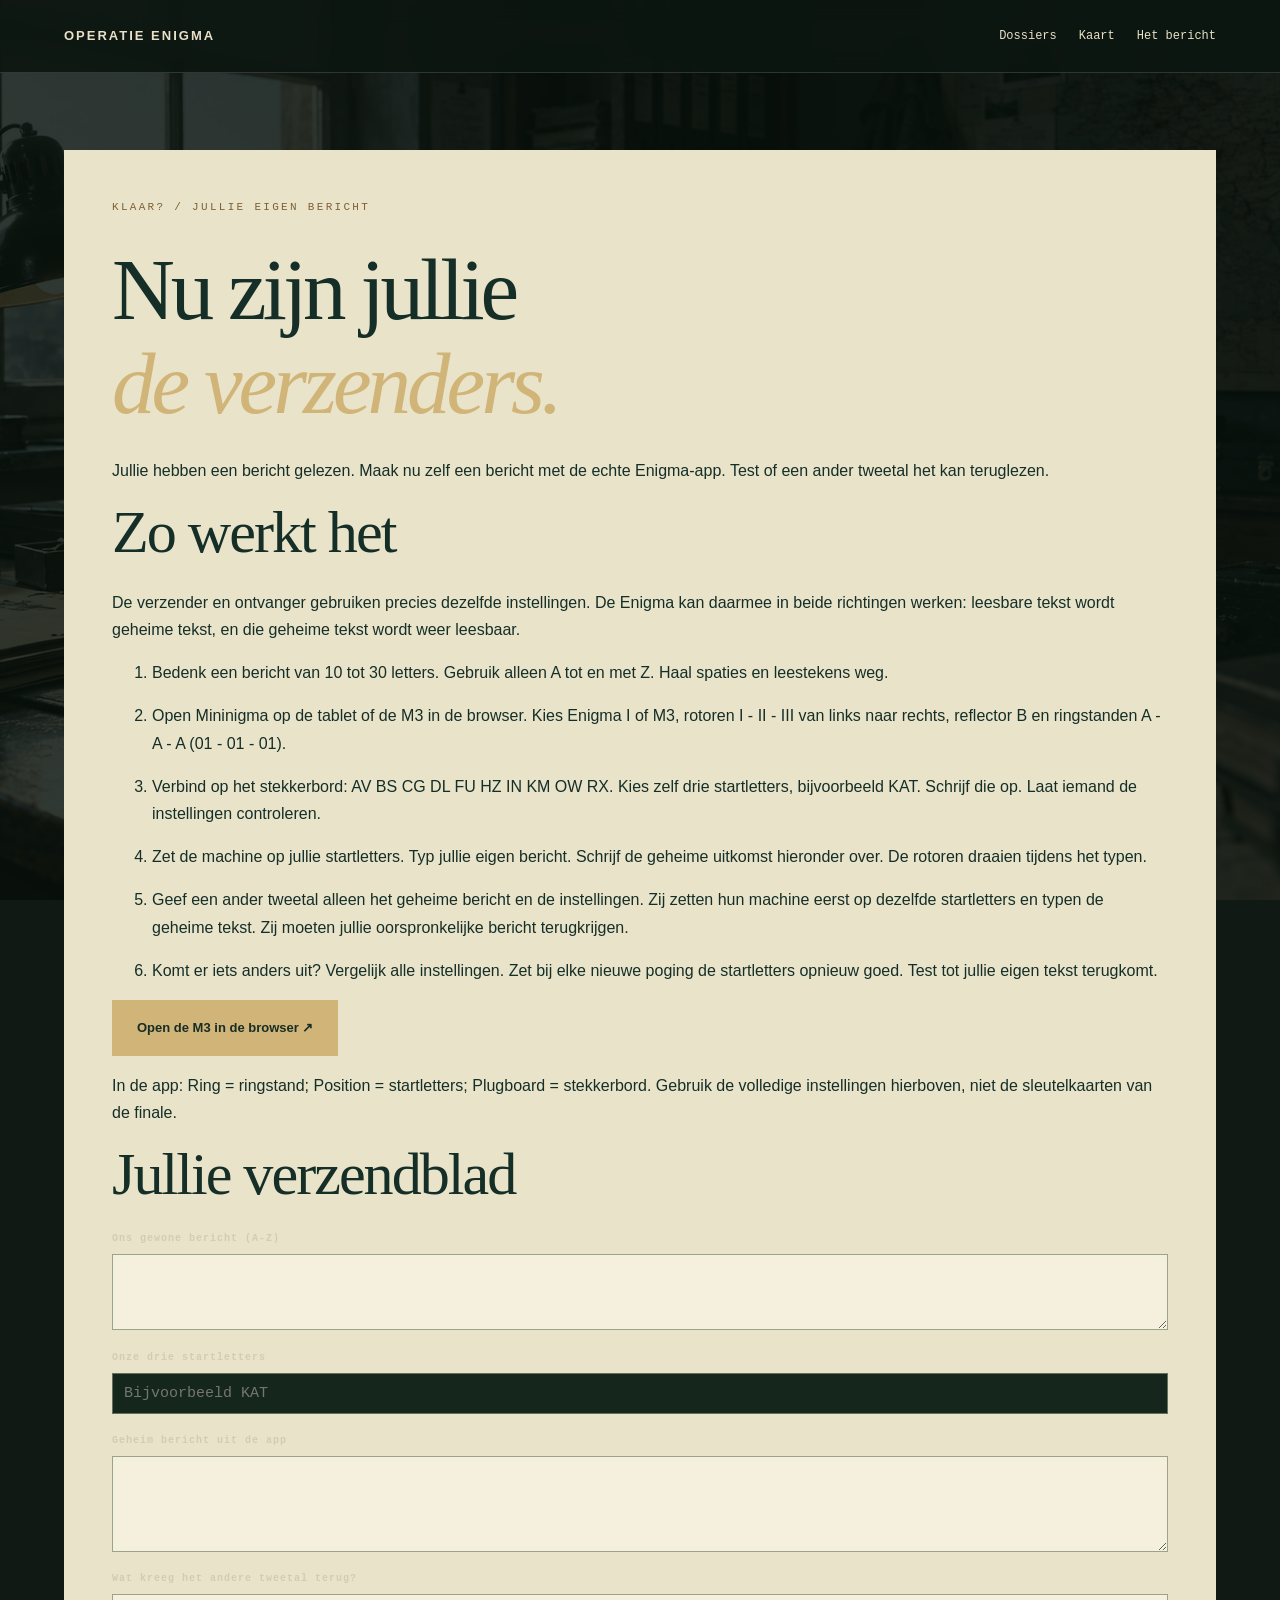
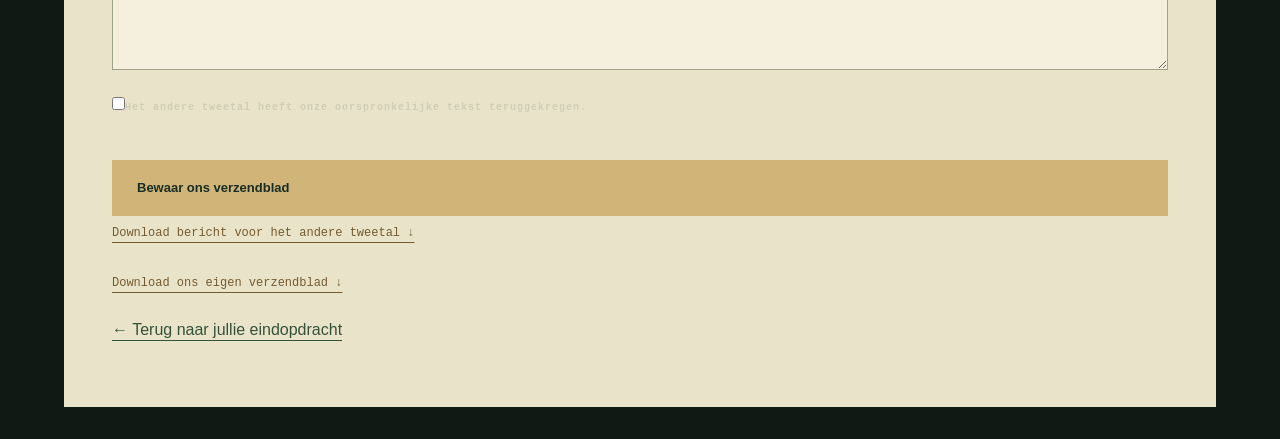
<file: eigen-bericht.html>
<!doctype html><html lang="nl"><head><meta charset="utf-8"><meta name="viewport" content="width=device-width,initial-scale=1"><title>Maak je eigen Enigma-bericht</title><link rel="stylesheet" href="style.css"><link rel="stylesheet" href="pages.css"><script defer src="eigen-bericht.js"></script><link rel="stylesheet" href="finish.css"></head><body data-view="eigen-bericht" data-level="pabo"><a class="skip-link" href="#main">Naar de inhoud</a><header class="topbar"><a class="brand" href="index.html">OPERATIE ENIGMA</a><nav aria-label="Hoofdnavigatie"><a href="bureau.html">Dossiers</a><a href="kaart.html">Kaart</a><a href="finale.html">Het bericht</a></nav></header><main id="main"><article class="dossier-page"><div class="message-card"><p class="eyebrow">KLAAR? / JULLIE EIGEN BERICHT</p><h1>Nu zijn jullie<br><em>de verzenders.</em></h1><p>Jullie hebben een bericht gelezen. Maak nu zelf een bericht met de echte Enigma-app. Test of een ander tweetal het kan teruglezen.</p><h2>Zo werkt het</h2><p>De verzender en ontvanger gebruiken precies dezelfde instellingen. De Enigma kan daarmee in beide richtingen werken: leesbare tekst wordt geheime tekst, en die geheime tekst wordt weer leesbaar.</p><ol><li>Bedenk een bericht van 10 tot 30 letters. Gebruik alleen A tot en met Z. Haal spaties en leestekens weg.</li><li>Open Mininigma op de tablet of de M3 in de browser. Kies Enigma I of M3, rotoren I - II - III van links naar rechts, reflector B en ringstanden A - A - A (01 - 01 - 01).</li><li>Verbind op het stekkerbord: AV BS CG DL FU HZ IN KM OW RX. Kies zelf drie startletters, bijvoorbeeld KAT. Schrijf die op. Laat iemand de instellingen controleren.</li><li>Zet de machine op jullie startletters. Typ jullie eigen bericht. Schrijf de geheime uitkomst hieronder over. De rotoren draaien tijdens het typen.</li><li>Geef een ander tweetal alleen het geheime bericht en de instellingen. Zij zetten hun machine eerst op dezelfde startletters en typen de geheime tekst. Zij moeten jullie oorspronkelijke bericht terugkrijgen.</li><li>Komt er iets anders uit? Vergelijk alle instellingen. Zet bij elke nieuwe poging de startletters opnieuw goed. Test tot jullie eigen tekst terugkomt.</li></ol><p><a class="primary" href="https://cryptii.com/pipes/enigma-machine/" target="_blank" rel="noopener">Open de M3 in de browser ↗</a></p><p>In de app: Ring = ringstand; Position = startletters; Plugboard = stekkerbord. Gebruik de volledige instellingen hierboven, niet de sleutelkaarten van de finale.</p><form id="own-form"><h2>Jullie verzendblad</h2><label for="own-plain">Ons gewone bericht (A-Z)</label><textarea id="own-plain" rows="2" required pattern="[A-Za-z]+"></textarea><label for="own-start">Onze drie startletters</label><input id="own-start" maxlength="3" pattern="[A-Za-z]{3}" required placeholder="Bijvoorbeeld KAT"><label for="own-cipher">Geheim bericht uit de app</label><textarea id="own-cipher" rows="3" required></textarea><label for="own-result">Wat kreeg het andere tweetal terug?</label><textarea id="own-result" rows="2"></textarea><label><input id="own-tested" type="checkbox" style="display:inline;width:auto">Het andere tweetal heeft onze oorspronkelijke tekst teruggekregen.</label><p id="own-status" role="status"></p><button class="primary" type="submit">Bewaar ons verzendblad</button> <button class="text-button" id="own-packet" type="button">Download bericht voor het andere tweetal ↓</button><p><button class="text-button" id="own-download" type="button">Download ons eigen verzendblad ↓</button></p></form><p><a href="slotverklaring.html">← Terug naar jullie eindopdracht</a></p></div></article></main></body></html>
</file>
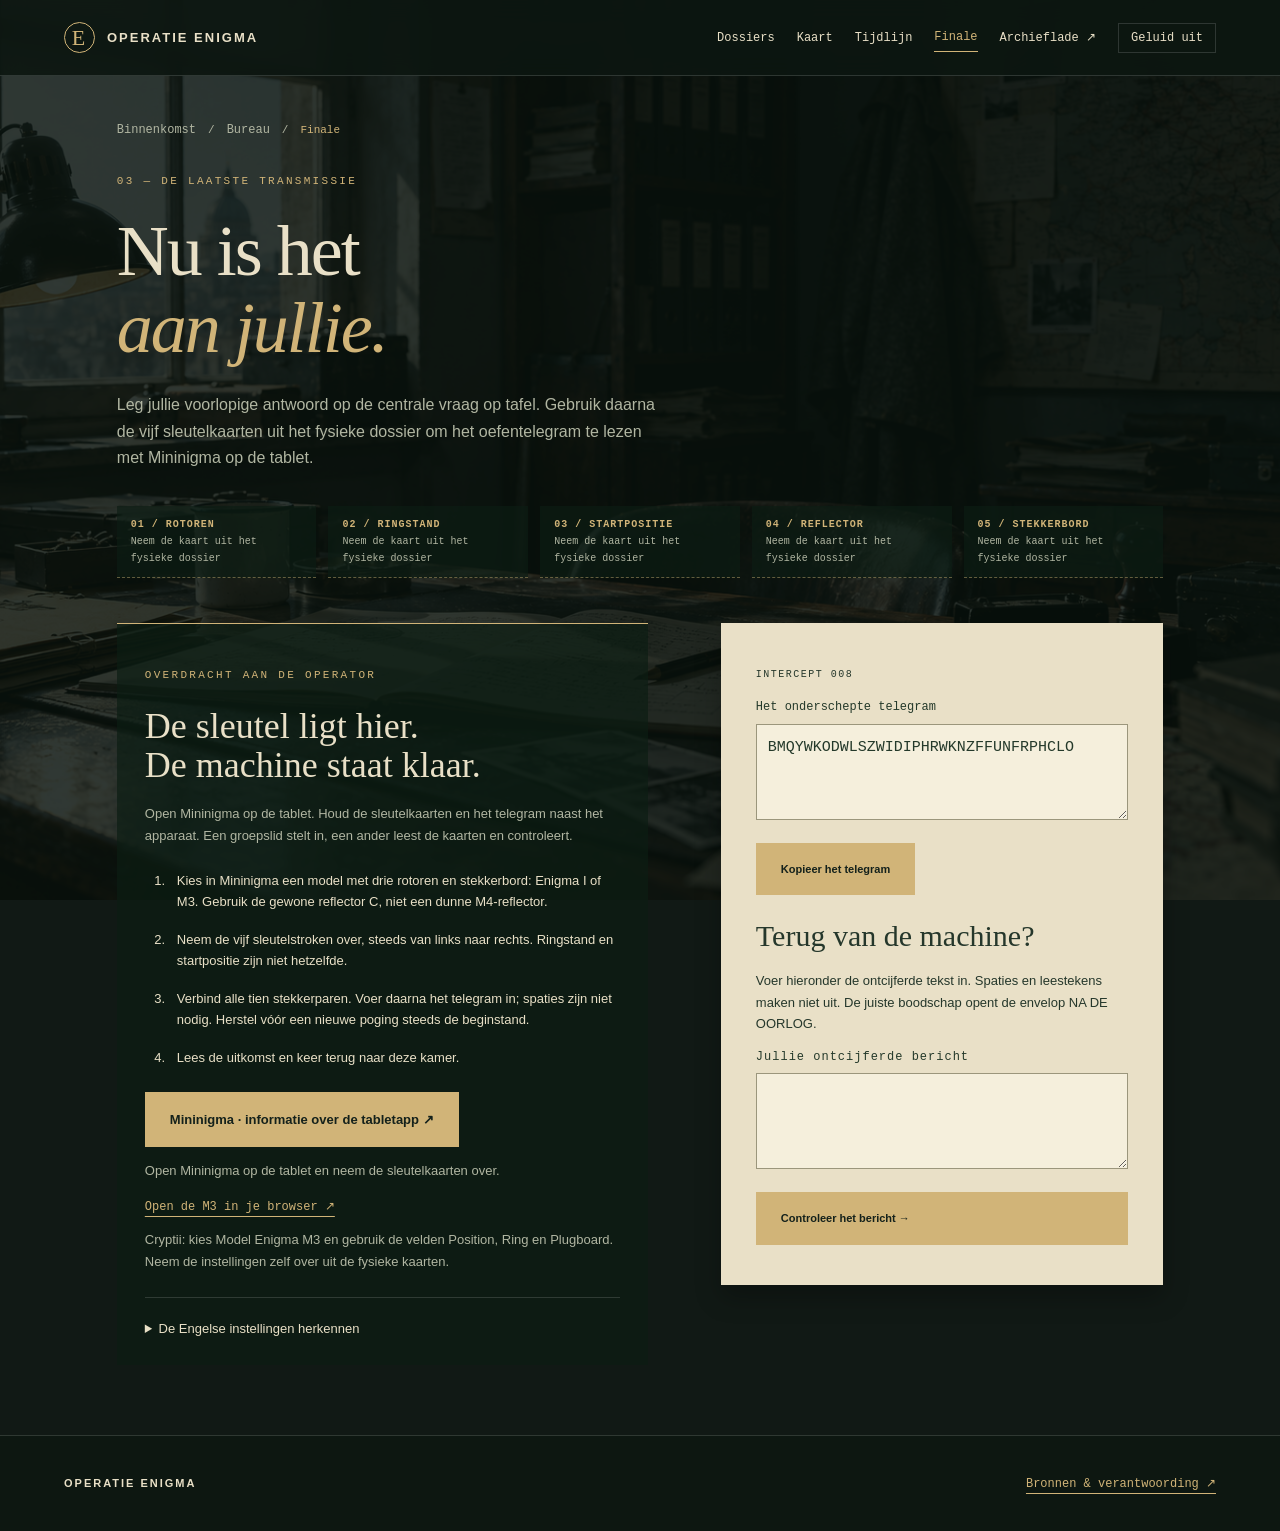
<file: finale.html>
<!doctype html>
<html lang="nl"><head><meta charset="utf-8"><meta name="viewport" content="width=device-width,initial-scale=1"><meta name="theme-color" content="#101c1a"><meta name="description" content="Bletchley Park, 1940. Onderzoek de geschiedenis achter Alan Turing en Enigma."><title>Finale · Operatie Enigma</title><link rel="stylesheet" href="style.css"><link rel="stylesheet" href="pages.css"><script src="sources.js" defer></script><script src="research.js" defer></script><script src="app.js" defer></script><script src="geography.js" defer></script><script src="closing.js" defer></script><script src="routing.js" defer></script><link rel="stylesheet" href="finish.css"></head>
<body data-view="finale"><a class="skip" href="#main">Naar de inhoud</a>
<header class="topbar"><a class="brand" href="index.html"><span class="brand-mark" aria-hidden="true">E</span> OPERATIE ENIGMA </a><nav aria-label="Hoofdnavigatie"><a href="bureau.html">Dossiers</a><a href="kaart.html">Kaart</a><a href="tijdlijn.html">Tijdlijn</a><a href="finale.html">Finale</a><button id="drawer-open">Archieflade <span aria-hidden="true">↗</span></button><button id="sound" aria-pressed="false" aria-label="Geluid inschakelen">Geluid uit</button></nav></header>
<main id="main">
<section id="aankomst" class="arrival"><div class="coords">51°59′48″N &nbsp; 00°44′37″W <span>BUCKINGHAMSHIRE, ENGELAND</span></div><div class="hero-copy"><p class="eyebrow"><i></i> BLETCHLEY PARK · NAJAAR 1940</p><h1>Een bericht.<br>Een <em>verborgen verhaal.</em></h1><p class="intro">Een radio kraakt. Iemand schuift een vel papier over je bureau. Negenentwintig letters. Geen enkel woord.</p><p class="intro muted">Hoe kon Alan Turing bijdragen aan het verslaan van nazi-Duitsland, terwijl hij na de oorlog door zijn eigen land werd vervolgd?</p><a class="primary" href="bureau.html">Neem plaats aan het bureau <span>→</span></a></div>
<div class="hero-art"><button class="telegram" id="intercept-open"><span class="telegram-head">G.C. & C.S. <b>SECRET</b></span><span class="small-label">INTERCEPT 008 / 22:40 GMT</span><strong>BMQYW KODWL<br>SZWID IPHRW<br>KNZFF UNFRP<br>HCLO</strong><span class="telegram-foot">ONTVANGEN. NOG NIET GELEZEN. <span>↗</span></span></button></div>
<div class="arrival-bottom"><span>NIETS VAN WAT HIER GEBEURT, VERLAAT DEZE KAMER.</span><a href="bureau.html">De deur staat open ↓</a></div></section>
<section class="room-section" id="werkruimte" aria-labelledby="room-title"><div class="section-heading"><div><p class="eyebrow">01 — DE WERKRUIMTE</p><h2 id="room-title">Het bureau.<br><em>Open een dossier.</em></h2></div><div><p>In Bletchley Park werden onderschepte berichten onderzocht. Wiskundigen, operators en administratieve medewerkers waren van elkaar afhankelijk.</p><p class="muted">Kies een dossier en volg de sporen. </p></div></div>
<div class="route-line" aria-label="Onderzoeksroute" id="route"></div><div class="room-bottom"><p id="progress" aria-live="polite">0 van 5 onderzoeken vastgelegd</p><button id="continue" class="text-button">Begin met onderzoek 01 →</button></div></section>
<section id="tijdlijn" class="timeline-section"><div class="section-heading"><div><p class="eyebrow">02 — VOOR EN NA DEZE NACHT</p><h2>Een code heeft<br><em>een voorgeschiedenis.</em></h2></div><p>De klok in de kamer staat op 1940. Deze tijdlijn kijkt ook terug én vooruit. Kies een jaar en volg het spoor van kennis, geheimhouding en erkenning.</p></div><div id="years" class="years" aria-label="Jaren op de tijdlijn"></div><article id="time-detail" class="time-detail" aria-live="polite"></article></section>
<section id="finale" class="finale-section"><p class="eyebrow">03 — DE LAATSTE TRANSMISSIE</p><h2>Nu is het<br><em>aan jullie.</em></h2><p class="finale-intro">Leg jullie voorlopige antwoord op de centrale vraag op tafel. Gebruik daarna de vijf sleutelkaarten uit het fysieke dossier om het oefentelegram te lezen met Mininigma op de tablet.</p><div id="key-strips" class="key-strips"></div><div class="finale-layout external-finale"><div class="dispatch-paper"><p class="eyebrow">OVERDRACHT AAN DE OPERATOR</p><h3>De sleutel ligt hier.<br>De machine staat klaar.</h3><p>Open Mininigma op de tablet. Houd de sleutelkaarten en het telegram naast het apparaat. Een groepslid stelt in, een ander leest de kaarten en controleert.</p><ol class="operator-steps"><li>Kies in Mininigma een model met drie rotoren en stekkerbord: Enigma I of M3. Gebruik de gewone reflector C, niet een dunne M4-reflector.</li><li>Neem de vijf sleutelstroken over, steeds van links naar rechts. Ringstand en startpositie zijn niet hetzelfde.</li><li>Verbind alle tien stekkerparen. Voer daarna het telegram in; spaties zijn niet nodig. Herstel vóór een nieuwe poging steeds de beginstand.</li><li>Lees de uitkomst en keer terug naar deze kamer.</li></ol><a class="primary" id="external-enigma" href="https://apps.apple.com/ca/app/mininigma-enigma-simulator/id334855344" target="_blank" rel="noopener">Mininigma · informatie over de tabletapp ↗</a><p class="note-hint">Open Mininigma op de tablet en neem de sleutelkaarten over.</p><p><a class="text-button" href="https://cryptii.com/pipes/enigma-machine/" target="_blank" rel="noopener">Open de M3 in je browser ↗</a></p><p class="note-hint">Cryptii: kies Model Enigma M3 en gebruik de velden Position, Ring en Plugboard. Neem de instellingen zelf over uit de fysieke kaarten.</p><details><summary>De Engelse instellingen herkennen</summary><dl><dt>Left / Middle / Right rotor</dt><dd>Linker / middelste / rechter rotor</dd><dt>Ring settings</dt><dd>Ringstand</dd><dt>Start position</dt><dd>Startpositie</dd><dt>Reflector</dt><dd>Reflector</dd><dt>Plugboard pairs</dt><dd>Stekkerparen</dd><dt>Input / Output</dt><dd>Invoer / uitkomst</dd></dl></details></div><aside class="output-paper"><span class="small-label">INTERCEPT 008</span><label for="telegram-copy">Het onderschepte telegram</label><textarea id="telegram-copy" rows="3" readonly spellcheck="false">BMQYWKODWLSZWIDIPHRWKNZFFUNFRPHCLO</textarea><button id="copy-telegram" class="primary">Kopieer het telegram</button><p id="copy-status" role="status"></p><h3>Terug van de machine?</h3><p>Voer hieronder de ontcijferde tekst in. Spaties en leestekens maken niet uit. De juiste boodschap opent de envelop NA DE OORLOG.</p><form id="return-form"><label for="return-message">Jullie ontcijferde bericht</label><textarea id="return-message" rows="3" required spellcheck="false" autocomplete="off"></textarea><button class="primary" type="submit">Controleer het bericht →</button><p id="return-status" role="status"></p></form><button id="witness-open" class="primary" hidden>Nabespreking bij de envelop NA DE OORLOG →</button></aside></div></section>
<footer><a class="brand" href="bureau.html">OPERATIE ENIGMA</a><button class="text-button" id="credits-open">Bronnen & verantwoording ↗</button></footer></main>
<dialog id="case-dialog" class="case-dialog" aria-labelledby="case-title"><button class="close" data-close aria-label="Onderzoek sluiten">×</button><div id="case-body"></div></dialog>
<dialog id="drawer" class="drawer" aria-labelledby="drawer-title"><button class="close" data-close aria-label="Archieflade sluiten">×</button><p class="eyebrow">HET FYSIEKE DOSSIER</p><h2 id="drawer-title">De archieflade.</h2><div id="print-links"></div><h3>Je onderzoeksnotities</h3><p>Notities blijven in deze browser. Sla ze ook als tekstbestand op om ze te bewaren of in te leveren.</p><button id="download-notes" class="primary">Download mijn veldboek</button><p id="storage-status" class="muted"></p></dialog>
<dialog id="reader" class="reader-dialog" aria-labelledby="reader-title"><button class="close" data-close aria-label="Leeshulp sluiten">×</button><div id="reader-body"></div></dialog>
<dialog id="info" class="info-dialog" aria-labelledby="info-title"><button class="close" data-close aria-label="Venster sluiten">×</button><div id="info-body"></div></dialog><noscript><p class="noscript">Schakel JavaScript in om de onderzoeken en de Enigma te gebruiken. De printbladen staan in de map print.</p></noscript>
</body></html>
</file>
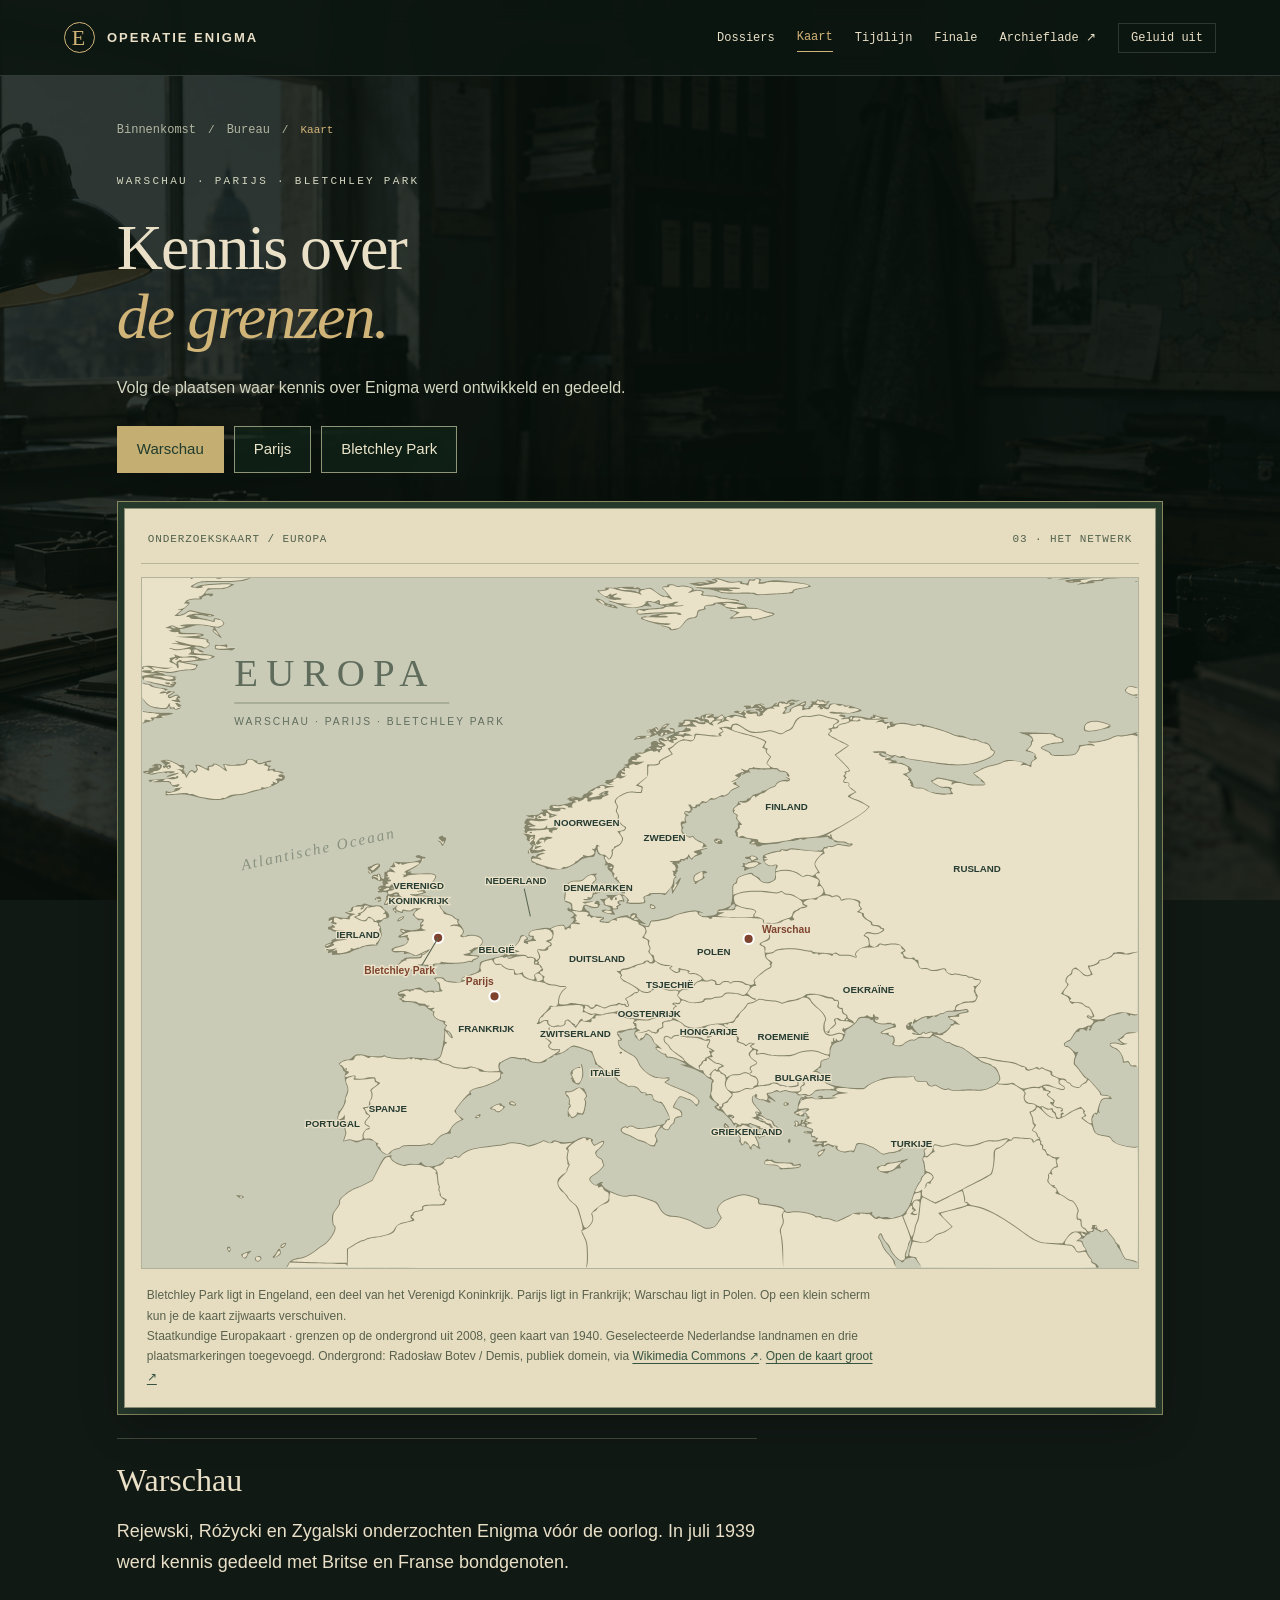
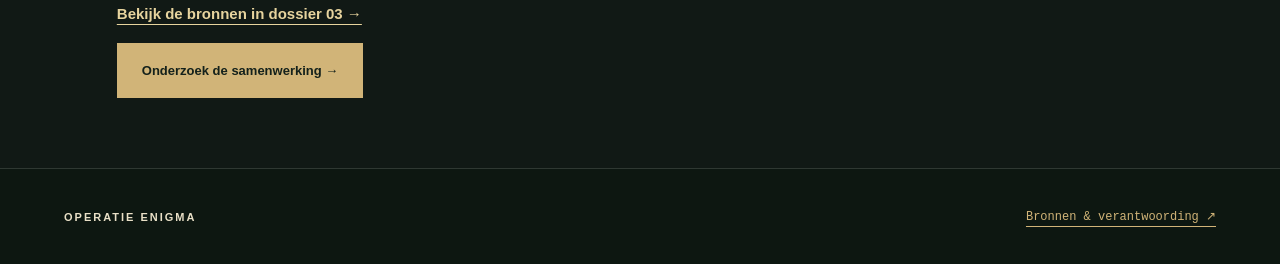
<file: kaart.html>
<!doctype html>
<html lang="nl"><head><meta charset="utf-8"><meta name="viewport" content="width=device-width,initial-scale=1"><meta name="theme-color" content="#101c1a"><meta name="description" content="Bletchley Park, 1940. Onderzoek de geschiedenis achter Alan Turing en Enigma."><title>Kaart · Operatie Enigma</title><link rel="stylesheet" href="style.css"><link rel="stylesheet" href="pages.css"><script src="sources.js" defer></script><script src="research.js" defer></script><script src="app.js" defer></script><script src="geography.js" defer></script><script src="closing.js" defer></script><script src="routing.js" defer></script><link rel="stylesheet" href="finish.css"></head>
<body data-view="kaart"><a class="skip" href="#main">Naar de inhoud</a>
<header class="topbar"><a class="brand" href="index.html"><span class="brand-mark" aria-hidden="true">E</span> OPERATIE ENIGMA </a><nav aria-label="Hoofdnavigatie"><a href="bureau.html">Dossiers</a><a href="kaart.html">Kaart</a><a href="tijdlijn.html">Tijdlijn</a><a href="finale.html">Finale</a><button id="drawer-open">Archieflade <span aria-hidden="true">↗</span></button><button id="sound" aria-pressed="false" aria-label="Geluid inschakelen">Geluid uit</button></nav></header>
<main id="main">
<section id="aankomst" class="arrival"><div class="coords">51°59′48″N &nbsp; 00°44′37″W <span>BUCKINGHAMSHIRE, ENGELAND</span></div><div class="hero-copy"><p class="eyebrow"><i></i> BLETCHLEY PARK · NAJAAR 1940</p><h1>Een bericht.<br>Een <em>verborgen verhaal.</em></h1><p class="intro">Een radio kraakt. Iemand schuift een vel papier over je bureau. Negenentwintig letters. Geen enkel woord.</p><p class="intro muted">Hoe kon Alan Turing bijdragen aan het verslaan van nazi-Duitsland, terwijl hij na de oorlog door zijn eigen land werd vervolgd?</p><a class="primary" href="bureau.html">Neem plaats aan het bureau <span>→</span></a></div>
<div class="hero-art"><button class="telegram" id="intercept-open"><span class="telegram-head">G.C. & C.S. <b>SECRET</b></span><span class="small-label">INTERCEPT 008 / 22:40 GMT</span><strong>BMQYW KODWL<br>SZWID IPHRW<br>KNZFF UNFRP<br>HCLO</strong><span class="telegram-foot">ONTVANGEN. NOG NIET GELEZEN. <span>↗</span></span></button></div>
<div class="arrival-bottom"><span>NIETS VAN WAT HIER GEBEURT, VERLAAT DEZE KAMER.</span><a href="bureau.html">De deur staat open ↓</a></div></section>
<section class="room-section" id="werkruimte" aria-labelledby="room-title"><div class="section-heading"><div><p class="eyebrow">01 — DE WERKRUIMTE</p><h2 id="room-title">Het bureau.<br><em>Open een dossier.</em></h2></div><div><p>In Bletchley Park werden onderschepte berichten onderzocht. Wiskundigen, operators en administratieve medewerkers waren van elkaar afhankelijk.</p><p class="muted">Kies een dossier en volg de sporen. </p></div></div>
<div class="route-line" aria-label="Onderzoeksroute" id="route"></div><div class="room-bottom"><p id="progress" aria-live="polite">0 van 5 onderzoeken vastgelegd</p><button id="continue" class="text-button">Begin met onderzoek 01 →</button></div></section>
<section id="tijdlijn" class="timeline-section"><div class="section-heading"><div><p class="eyebrow">02 — VOOR EN NA DEZE NACHT</p><h2>Een code heeft<br><em>een voorgeschiedenis.</em></h2></div><p>De klok in de kamer staat op 1940. Deze tijdlijn kijkt ook terug én vooruit. Kies een jaar en volg het spoor van kennis, geheimhouding en erkenning.</p></div><div id="years" class="years" aria-label="Jaren op de tijdlijn"></div><article id="time-detail" class="time-detail" aria-live="polite"></article></section>
<section id="finale" class="finale-section"><p class="eyebrow">03 — DE LAATSTE TRANSMISSIE</p><h2>Nu is het<br><em>aan jullie.</em></h2><p class="finale-intro">Leg jullie voorlopige antwoord op de centrale vraag op tafel. Gebruik daarna de vijf sleutelkaarten uit het fysieke dossier om het oefentelegram te lezen met Mininigma op de tablet.</p><div id="key-strips" class="key-strips"></div><div class="finale-layout external-finale"><div class="dispatch-paper"><p class="eyebrow">OVERDRACHT AAN DE OPERATOR</p><h3>De sleutel ligt hier.<br>De machine staat klaar.</h3><p>Open Mininigma op de tablet. Houd de sleutelkaarten en het telegram naast het apparaat. Een groepslid stelt in, een ander leest de kaarten en controleert.</p><ol class="operator-steps"><li>Kies in Mininigma een model met drie rotoren en stekkerbord: Enigma I of M3. Gebruik de gewone reflector C, niet een dunne M4-reflector.</li><li>Neem de vijf sleutelstroken over, steeds van links naar rechts. Ringstand en startpositie zijn niet hetzelfde.</li><li>Verbind alle tien stekkerparen. Voer daarna het telegram in; spaties zijn niet nodig. Herstel vóór een nieuwe poging steeds de beginstand.</li><li>Lees de uitkomst en keer terug naar deze kamer.</li></ol><a class="primary" id="external-enigma" href="https://apps.apple.com/ca/app/mininigma-enigma-simulator/id334855344" target="_blank" rel="noopener">Mininigma · informatie over de tabletapp ↗</a><p class="note-hint">Open Mininigma op de tablet en neem de sleutelkaarten over.</p><p><a class="text-button" href="https://cryptii.com/pipes/enigma-machine/" target="_blank" rel="noopener">Open de M3 in je browser ↗</a></p><p class="note-hint">Cryptii: kies Model Enigma M3 en gebruik de velden Position, Ring en Plugboard. Neem de instellingen zelf over uit de fysieke kaarten.</p><details><summary>De Engelse instellingen herkennen</summary><dl><dt>Left / Middle / Right rotor</dt><dd>Linker / middelste / rechter rotor</dd><dt>Ring settings</dt><dd>Ringstand</dd><dt>Start position</dt><dd>Startpositie</dd><dt>Reflector</dt><dd>Reflector</dd><dt>Plugboard pairs</dt><dd>Stekkerparen</dd><dt>Input / Output</dt><dd>Invoer / uitkomst</dd></dl></details></div><aside class="output-paper"><span class="small-label">INTERCEPT 008</span><label for="telegram-copy">Het onderschepte telegram</label><textarea id="telegram-copy" rows="3" readonly spellcheck="false">BMQYWKODWLSZWIDIPHRWKNZFFUNFRPHCLO</textarea><button id="copy-telegram" class="primary">Kopieer het telegram</button><p id="copy-status" role="status"></p><h3>Terug van de machine?</h3><p>Voer hieronder de ontcijferde tekst in. Spaties en leestekens maken niet uit. De juiste boodschap opent de envelop NA DE OORLOG.</p><form id="return-form"><label for="return-message">Jullie ontcijferde bericht</label><textarea id="return-message" rows="3" required spellcheck="false" autocomplete="off"></textarea><button class="primary" type="submit">Controleer het bericht →</button><p id="return-status" role="status"></p></form><button id="witness-open" class="primary" hidden>Nabespreking bij de envelop NA DE OORLOG →</button></aside></div></section>
<footer><a class="brand" href="bureau.html">OPERATIE ENIGMA</a><button class="text-button" id="credits-open">Bronnen & verantwoording ↗</button></footer></main>
<dialog id="case-dialog" class="case-dialog" aria-labelledby="case-title"><button class="close" data-close aria-label="Onderzoek sluiten">×</button><div id="case-body"></div></dialog>
<dialog id="drawer" class="drawer" aria-labelledby="drawer-title"><button class="close" data-close aria-label="Archieflade sluiten">×</button><p class="eyebrow">HET FYSIEKE DOSSIER</p><h2 id="drawer-title">De archieflade.</h2><div id="print-links"></div><h3>Je onderzoeksnotities</h3><p>Notities blijven in deze browser. Sla ze ook als tekstbestand op om ze te bewaren of in te leveren.</p><button id="download-notes" class="primary">Download mijn veldboek</button><p id="storage-status" class="muted"></p></dialog>
<dialog id="reader" class="reader-dialog" aria-labelledby="reader-title"><button class="close" data-close aria-label="Leeshulp sluiten">×</button><div id="reader-body"></div></dialog>
<dialog id="info" class="info-dialog" aria-labelledby="info-title"><button class="close" data-close aria-label="Venster sluiten">×</button><div id="info-body"></div></dialog><noscript><p class="noscript">Schakel JavaScript in om de onderzoeken en de Enigma te gebruiken. De printbladen staan in de map print.</p></noscript>
</body></html>
</file>
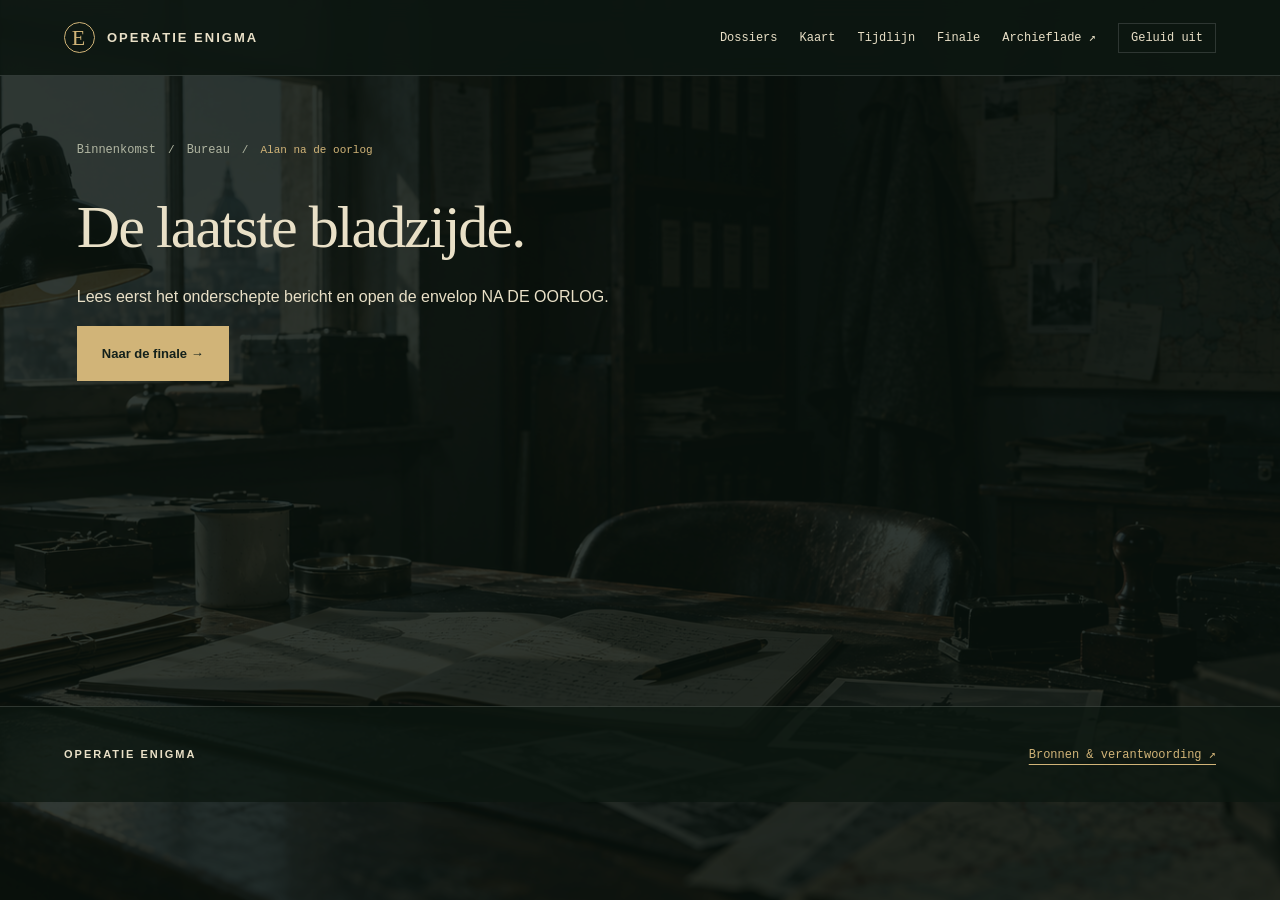
<file: na-de-oorlog.html>
<!doctype html>
<html lang="nl"><head><meta charset="utf-8"><meta name="viewport" content="width=device-width,initial-scale=1"><meta name="theme-color" content="#101c1a"><meta name="description" content="Bletchley Park, 1940. Onderzoek de geschiedenis achter Alan Turing en Enigma."><title>Alan na de oorlog · Operatie Enigma</title><link rel="stylesheet" href="style.css"><link rel="stylesheet" href="pages.css"><script src="sources.js" defer></script><script src="research.js" defer></script><script src="app.js" defer></script><script src="geography.js" defer></script><script src="closing.js" defer></script><script src="routing.js" defer></script><link rel="stylesheet" href="finish.css"></head>
<body data-view="slot"><a class="skip" href="#main">Naar de inhoud</a>
<header class="topbar"><a class="brand" href="index.html"><span class="brand-mark" aria-hidden="true">E</span> OPERATIE ENIGMA </a><nav aria-label="Hoofdnavigatie"><a href="bureau.html">Dossiers</a><a href="kaart.html">Kaart</a><a href="tijdlijn.html">Tijdlijn</a><a href="finale.html">Finale</a><button id="drawer-open">Archieflade <span aria-hidden="true">↗</span></button><button id="sound" aria-pressed="false" aria-label="Geluid inschakelen">Geluid uit</button></nav></header>
<main id="main">
<section id="aankomst" class="arrival"><div class="coords">51°59′48″N &nbsp; 00°44′37″W <span>BUCKINGHAMSHIRE, ENGELAND</span></div><div class="hero-copy"><p class="eyebrow"><i></i> BLETCHLEY PARK · NAJAAR 1940</p><h1>Een bericht.<br>Een <em>verborgen verhaal.</em></h1><p class="intro">Een radio kraakt. Iemand schuift een vel papier over je bureau. Negenentwintig letters. Geen enkel woord.</p><p class="intro muted">Hoe kon Alan Turing bijdragen aan het verslaan van nazi-Duitsland, terwijl hij na de oorlog door zijn eigen land werd vervolgd?</p><a class="primary" href="bureau.html">Neem plaats aan het bureau <span>→</span></a></div>
<div class="hero-art"><button class="telegram" id="intercept-open"><span class="telegram-head">G.C. & C.S. <b>SECRET</b></span><span class="small-label">INTERCEPT 008 / 22:40 GMT</span><strong>BMQYW KODWL<br>SZWID IPHRW<br>KNZFF UNFRP<br>HCLO</strong><span class="telegram-foot">ONTVANGEN. NOG NIET GELEZEN. <span>↗</span></span></button></div>
<div class="arrival-bottom"><span>NIETS VAN WAT HIER GEBEURT, VERLAAT DEZE KAMER.</span><a href="bureau.html">De deur staat open ↓</a></div></section>
<section class="room-section" id="werkruimte" aria-labelledby="room-title"><div class="section-heading"><div><p class="eyebrow">01 — DE WERKRUIMTE</p><h2 id="room-title">Het bureau.<br><em>Open een dossier.</em></h2></div><div><p>In Bletchley Park werden onderschepte berichten onderzocht. Wiskundigen, operators en administratieve medewerkers waren van elkaar afhankelijk.</p><p class="muted">Kies een dossier en volg de sporen. </p></div></div>
<div class="route-line" aria-label="Onderzoeksroute" id="route"></div><div class="room-bottom"><p id="progress" aria-live="polite">0 van 5 onderzoeken vastgelegd</p><button id="continue" class="text-button">Begin met onderzoek 01 →</button></div></section>
<section id="tijdlijn" class="timeline-section"><div class="section-heading"><div><p class="eyebrow">02 — VOOR EN NA DEZE NACHT</p><h2>Een code heeft<br><em>een voorgeschiedenis.</em></h2></div><p>De klok in de kamer staat op 1940. Deze tijdlijn kijkt ook terug én vooruit. Kies een jaar en volg het spoor van kennis, geheimhouding en erkenning.</p></div><div id="years" class="years" aria-label="Jaren op de tijdlijn"></div><article id="time-detail" class="time-detail" aria-live="polite"></article></section>
<section id="finale" class="finale-section"><p class="eyebrow">03 — DE LAATSTE TRANSMISSIE</p><h2>Nu is het<br><em>aan jullie.</em></h2><p class="finale-intro">Leg jullie voorlopige antwoord op de centrale vraag op tafel. Gebruik daarna de vijf sleutelkaarten uit het fysieke dossier om het oefentelegram te lezen met Mininigma op de tablet.</p><div id="key-strips" class="key-strips"></div><div class="finale-layout external-finale"><div class="dispatch-paper"><p class="eyebrow">OVERDRACHT AAN DE OPERATOR</p><h3>De sleutel ligt hier.<br>De machine staat klaar.</h3><p>Open Mininigma op de tablet. Houd de sleutelkaarten en het telegram naast het apparaat. Een groepslid stelt in, een ander leest de kaarten en controleert.</p><ol class="operator-steps"><li>Kies in Mininigma een model met drie rotoren en stekkerbord: Enigma I of M3. Gebruik de gewone reflector C, niet een dunne M4-reflector.</li><li>Neem de vijf sleutelstroken over, steeds van links naar rechts. Ringstand en startpositie zijn niet hetzelfde.</li><li>Verbind alle tien stekkerparen. Voer daarna het telegram in; spaties zijn niet nodig. Herstel vóór een nieuwe poging steeds de beginstand.</li><li>Lees de uitkomst en keer terug naar deze kamer.</li></ol><a class="primary" id="external-enigma" href="https://apps.apple.com/ca/app/mininigma-enigma-simulator/id334855344" target="_blank" rel="noopener">Mininigma · informatie over de tabletapp ↗</a><p class="note-hint">Open Mininigma op de tablet en neem de sleutelkaarten over.</p><p><a class="text-button" href="https://cryptii.com/pipes/enigma-machine/" target="_blank" rel="noopener">Open de M3 in je browser ↗</a></p><p class="note-hint">Cryptii: kies Model Enigma M3 en gebruik de velden Position, Ring en Plugboard. Neem de instellingen zelf over uit de fysieke kaarten.</p><details><summary>De Engelse instellingen herkennen</summary><dl><dt>Left / Middle / Right rotor</dt><dd>Linker / middelste / rechter rotor</dd><dt>Ring settings</dt><dd>Ringstand</dd><dt>Start position</dt><dd>Startpositie</dd><dt>Reflector</dt><dd>Reflector</dd><dt>Plugboard pairs</dt><dd>Stekkerparen</dd><dt>Input / Output</dt><dd>Invoer / uitkomst</dd></dl></details></div><aside class="output-paper"><span class="small-label">INTERCEPT 008</span><label for="telegram-copy">Het onderschepte telegram</label><textarea id="telegram-copy" rows="3" readonly spellcheck="false">BMQYWKODWLSZWIDIPHRWKNZFFUNFRPHCLO</textarea><button id="copy-telegram" class="primary">Kopieer het telegram</button><p id="copy-status" role="status"></p><h3>Terug van de machine?</h3><p>Voer hieronder de ontcijferde tekst in. Spaties en leestekens maken niet uit. De juiste boodschap opent de envelop NA DE OORLOG.</p><form id="return-form"><label for="return-message">Jullie ontcijferde bericht</label><textarea id="return-message" rows="3" required spellcheck="false" autocomplete="off"></textarea><button class="primary" type="submit">Controleer het bericht →</button><p id="return-status" role="status"></p></form><button id="witness-open" class="primary" hidden>Nabespreking bij de envelop NA DE OORLOG →</button></aside></div></section>
<footer><a class="brand" href="bureau.html">OPERATIE ENIGMA</a><button class="text-button" id="credits-open">Bronnen & verantwoording ↗</button></footer></main>
<dialog id="case-dialog" class="case-dialog" aria-labelledby="case-title"><button class="close" data-close aria-label="Onderzoek sluiten">×</button><div id="case-body"></div></dialog>
<dialog id="drawer" class="drawer" aria-labelledby="drawer-title"><button class="close" data-close aria-label="Archieflade sluiten">×</button><p class="eyebrow">HET FYSIEKE DOSSIER</p><h2 id="drawer-title">De archieflade.</h2><div id="print-links"></div><h3>Je onderzoeksnotities</h3><p>Notities blijven in deze browser. Sla ze ook als tekstbestand op om ze te bewaren of in te leveren.</p><button id="download-notes" class="primary">Download mijn veldboek</button><p id="storage-status" class="muted"></p></dialog>
<dialog id="reader" class="reader-dialog" aria-labelledby="reader-title"><button class="close" data-close aria-label="Leeshulp sluiten">×</button><div id="reader-body"></div></dialog>
<dialog id="info" class="info-dialog" aria-labelledby="info-title"><button class="close" data-close aria-label="Venster sluiten">×</button><div id="info-body"></div></dialog><noscript><p class="noscript">Schakel JavaScript in om de onderzoeken en de Enigma te gebruiken. De printbladen staan in de map print.</p></noscript>
</body></html>
</file>
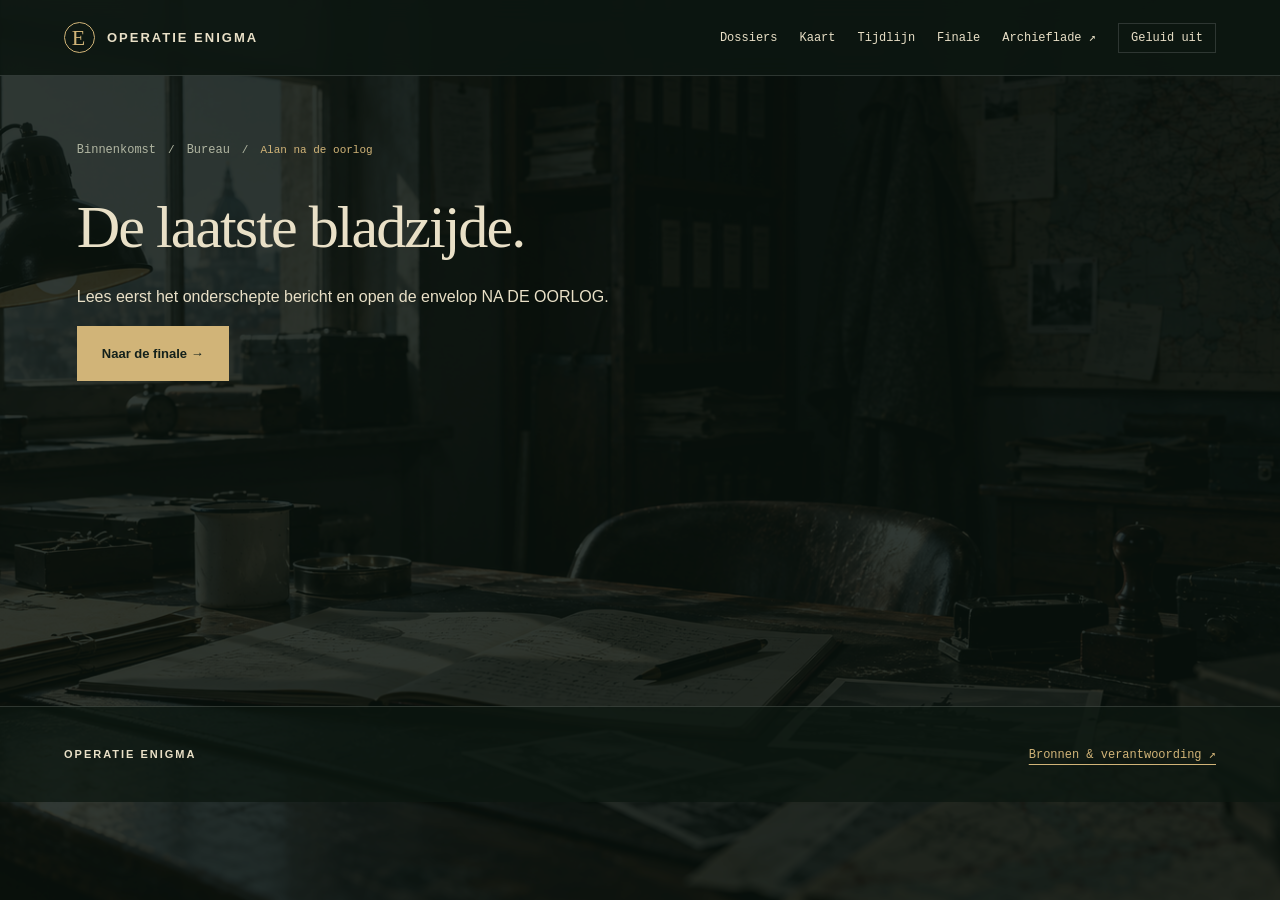
<file: slotverklaring.html>
<!doctype html>
<html lang="nl"><head><meta charset="utf-8"><meta name="viewport" content="width=device-width,initial-scale=1"><meta name="theme-color" content="#101c1a"><meta name="description" content="Bletchley Park, 1940. Onderzoek de geschiedenis achter Alan Turing en Enigma."><title>Slotverklaring · Operatie Enigma</title><link rel="stylesheet" href="style.css"><link rel="stylesheet" href="pages.css"><script src="sources.js" defer></script><script src="research.js" defer></script><script src="app.js" defer></script><script src="geography.js" defer></script><script src="closing.js" defer></script><script src="routing.js" defer></script><link rel="stylesheet" href="finish.css"></head>
<body data-view="slot"><a class="skip" href="#main">Naar de inhoud</a>
<header class="topbar"><a class="brand" href="index.html"><span class="brand-mark" aria-hidden="true">E</span> OPERATIE ENIGMA </a><nav aria-label="Hoofdnavigatie"><a href="bureau.html">Dossiers</a><a href="kaart.html">Kaart</a><a href="tijdlijn.html">Tijdlijn</a><a href="finale.html">Finale</a><button id="drawer-open">Archieflade <span aria-hidden="true">↗</span></button><button id="sound" aria-pressed="false" aria-label="Geluid inschakelen">Geluid uit</button></nav></header>
<main id="main">
<section id="aankomst" class="arrival"><div class="coords">51°59′48″N &nbsp; 00°44′37″W <span>BUCKINGHAMSHIRE, ENGELAND</span></div><div class="hero-copy"><p class="eyebrow"><i></i> BLETCHLEY PARK · NAJAAR 1940</p><h1>Een bericht.<br>Een <em>verborgen verhaal.</em></h1><p class="intro">Een radio kraakt. Iemand schuift een vel papier over je bureau. Negenentwintig letters. Geen enkel woord.</p><p class="intro muted">Hoe kon Alan Turing bijdragen aan het verslaan van nazi-Duitsland, terwijl hij na de oorlog door zijn eigen land werd vervolgd?</p><a class="primary" href="bureau.html">Neem plaats aan het bureau <span>→</span></a></div>
<div class="hero-art"><button class="telegram" id="intercept-open"><span class="telegram-head">G.C. & C.S. <b>SECRET</b></span><span class="small-label">INTERCEPT 008 / 22:40 GMT</span><strong>BMQYW KODWL<br>SZWID IPHRW<br>KNZFF UNFRP<br>HCLO</strong><span class="telegram-foot">ONTVANGEN. NOG NIET GELEZEN. <span>↗</span></span></button></div>
<div class="arrival-bottom"><span>NIETS VAN WAT HIER GEBEURT, VERLAAT DEZE KAMER.</span><a href="bureau.html">De deur staat open ↓</a></div></section>
<section class="room-section" id="werkruimte" aria-labelledby="room-title"><div class="section-heading"><div><p class="eyebrow">01 — DE WERKRUIMTE</p><h2 id="room-title">Het bureau.<br><em>Open een dossier.</em></h2></div><div><p>In Bletchley Park werden onderschepte berichten onderzocht. Wiskundigen, operators en administratieve medewerkers waren van elkaar afhankelijk.</p><p class="muted">Kies een dossier en volg de sporen. </p></div></div>
<div class="route-line" aria-label="Onderzoeksroute" id="route"></div><div class="room-bottom"><p id="progress" aria-live="polite">0 van 5 onderzoeken vastgelegd</p><button id="continue" class="text-button">Begin met onderzoek 01 →</button></div></section>
<section id="tijdlijn" class="timeline-section"><div class="section-heading"><div><p class="eyebrow">02 — VOOR EN NA DEZE NACHT</p><h2>Een code heeft<br><em>een voorgeschiedenis.</em></h2></div><p>De klok in de kamer staat op 1940. Deze tijdlijn kijkt ook terug én vooruit. Kies een jaar en volg het spoor van kennis, geheimhouding en erkenning.</p></div><div id="years" class="years" aria-label="Jaren op de tijdlijn"></div><article id="time-detail" class="time-detail" aria-live="polite"></article></section>
<section id="finale" class="finale-section"><p class="eyebrow">03 — DE LAATSTE TRANSMISSIE</p><h2>Nu is het<br><em>aan jullie.</em></h2><p class="finale-intro">Leg jullie voorlopige antwoord op de centrale vraag op tafel. Gebruik daarna de vijf sleutelkaarten uit het fysieke dossier om het oefentelegram te lezen met Mininigma op de tablet.</p><div id="key-strips" class="key-strips"></div><div class="finale-layout external-finale"><div class="dispatch-paper"><p class="eyebrow">OVERDRACHT AAN DE OPERATOR</p><h3>De sleutel ligt hier.<br>De machine staat klaar.</h3><p>Open Mininigma op de tablet. Houd de sleutelkaarten en het telegram naast het apparaat. Een groepslid stelt in, een ander leest de kaarten en controleert.</p><ol class="operator-steps"><li>Kies in Mininigma een model met drie rotoren en stekkerbord: Enigma I of M3. Gebruik de gewone reflector C, niet een dunne M4-reflector.</li><li>Neem de vijf sleutelstroken over, steeds van links naar rechts. Ringstand en startpositie zijn niet hetzelfde.</li><li>Verbind alle tien stekkerparen. Voer daarna het telegram in; spaties zijn niet nodig. Herstel vóór een nieuwe poging steeds de beginstand.</li><li>Lees de uitkomst en keer terug naar deze kamer.</li></ol><a class="primary" id="external-enigma" href="https://apps.apple.com/ca/app/mininigma-enigma-simulator/id334855344" target="_blank" rel="noopener">Mininigma · informatie over de tabletapp ↗</a><p class="note-hint">Open Mininigma op de tablet en neem de sleutelkaarten over.</p><p><a class="text-button" href="https://cryptii.com/pipes/enigma-machine/" target="_blank" rel="noopener">Open de M3 in je browser ↗</a></p><p class="note-hint">Cryptii: kies Model Enigma M3 en gebruik de velden Position, Ring en Plugboard. Neem de instellingen zelf over uit de fysieke kaarten.</p><details><summary>De Engelse instellingen herkennen</summary><dl><dt>Left / Middle / Right rotor</dt><dd>Linker / middelste / rechter rotor</dd><dt>Ring settings</dt><dd>Ringstand</dd><dt>Start position</dt><dd>Startpositie</dd><dt>Reflector</dt><dd>Reflector</dd><dt>Plugboard pairs</dt><dd>Stekkerparen</dd><dt>Input / Output</dt><dd>Invoer / uitkomst</dd></dl></details></div><aside class="output-paper"><span class="small-label">INTERCEPT 008</span><label for="telegram-copy">Het onderschepte telegram</label><textarea id="telegram-copy" rows="3" readonly spellcheck="false">BMQYWKODWLSZWIDIPHRWKNZFFUNFRPHCLO</textarea><button id="copy-telegram" class="primary">Kopieer het telegram</button><p id="copy-status" role="status"></p><h3>Terug van de machine?</h3><p>Voer hieronder de ontcijferde tekst in. Spaties en leestekens maken niet uit. De juiste boodschap opent de envelop NA DE OORLOG.</p><form id="return-form"><label for="return-message">Jullie ontcijferde bericht</label><textarea id="return-message" rows="3" required spellcheck="false" autocomplete="off"></textarea><button class="primary" type="submit">Controleer het bericht →</button><p id="return-status" role="status"></p></form><button id="witness-open" class="primary" hidden>Nabespreking bij de envelop NA DE OORLOG →</button></aside></div></section>
<footer><a class="brand" href="bureau.html">OPERATIE ENIGMA</a><button class="text-button" id="credits-open">Bronnen & verantwoording ↗</button></footer></main>
<dialog id="case-dialog" class="case-dialog" aria-labelledby="case-title"><button class="close" data-close aria-label="Onderzoek sluiten">×</button><div id="case-body"></div></dialog>
<dialog id="drawer" class="drawer" aria-labelledby="drawer-title"><button class="close" data-close aria-label="Archieflade sluiten">×</button><p class="eyebrow">HET FYSIEKE DOSSIER</p><h2 id="drawer-title">De archieflade.</h2><div id="print-links"></div><h3>Je onderzoeksnotities</h3><p>Notities blijven in deze browser. Sla ze ook als tekstbestand op om ze te bewaren of in te leveren.</p><button id="download-notes" class="primary">Download mijn veldboek</button><p id="storage-status" class="muted"></p></dialog>
<dialog id="reader" class="reader-dialog" aria-labelledby="reader-title"><button class="close" data-close aria-label="Leeshulp sluiten">×</button><div id="reader-body"></div></dialog>
<dialog id="info" class="info-dialog" aria-labelledby="info-title"><button class="close" data-close aria-label="Venster sluiten">×</button><div id="info-body"></div></dialog><noscript><p class="noscript">Schakel JavaScript in om de onderzoeken en de Enigma te gebruiken. De printbladen staan in de map print.</p></noscript>
</body></html>
</file>
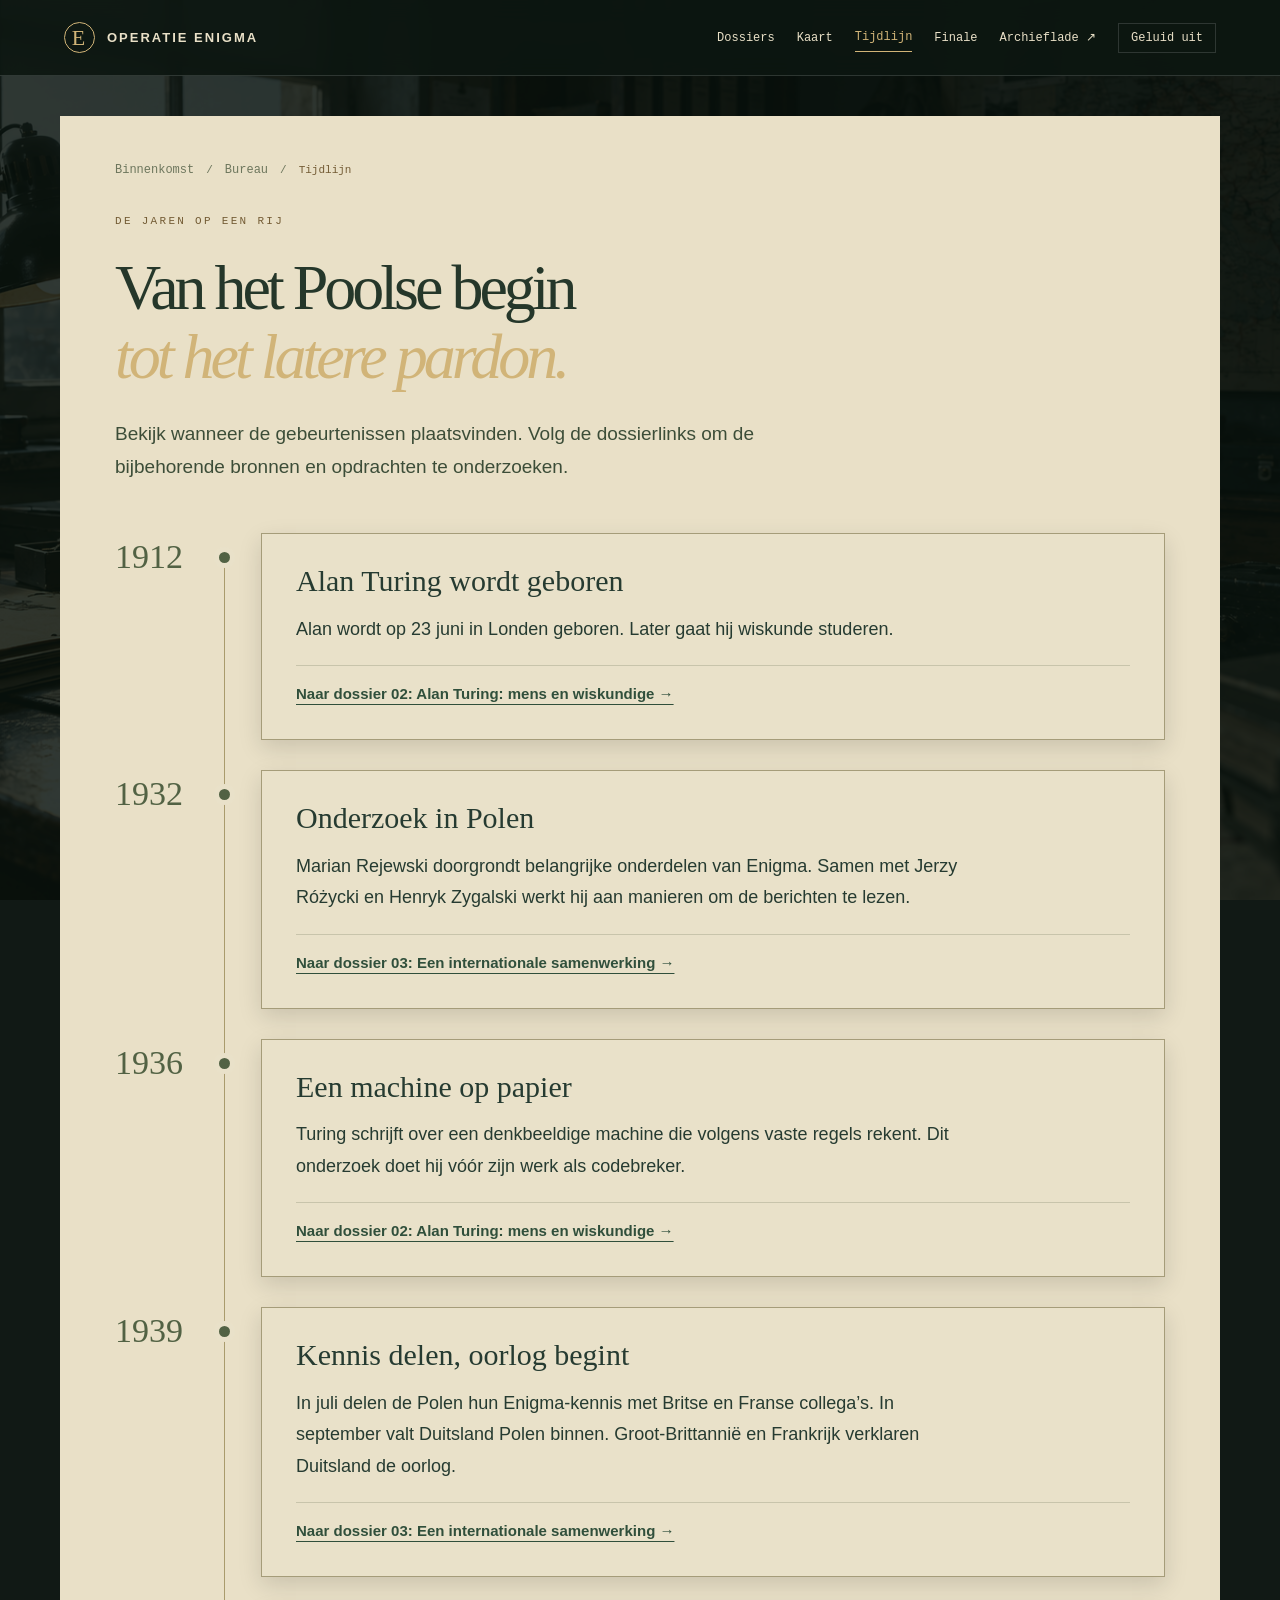
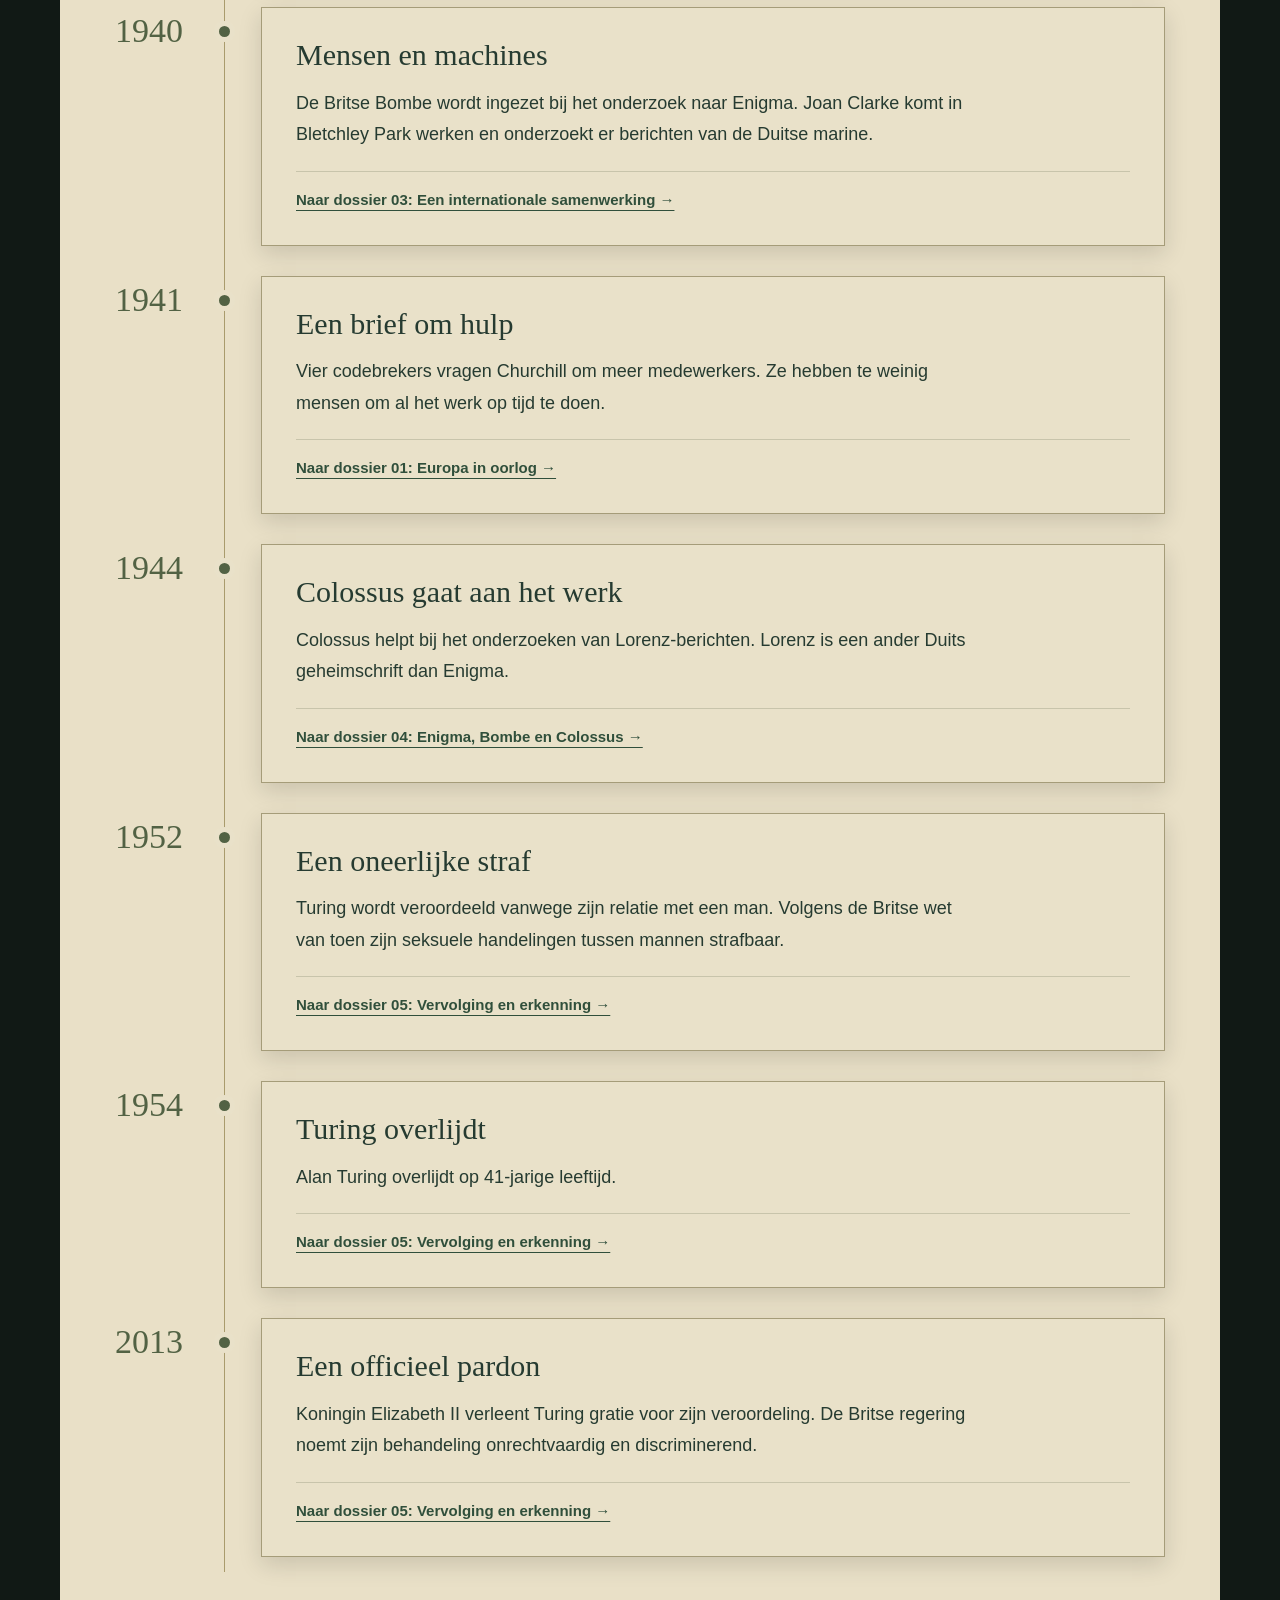
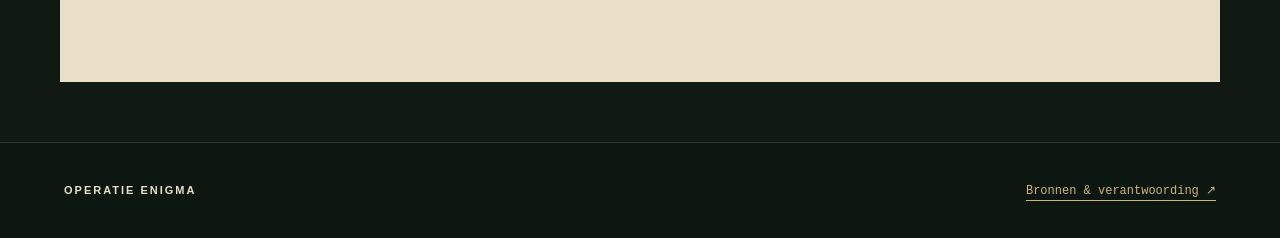
<file: tijdlijn.html>
<!doctype html>
<html lang="nl"><head><meta charset="utf-8"><meta name="viewport" content="width=device-width,initial-scale=1"><meta name="theme-color" content="#101c1a"><meta name="description" content="Bletchley Park, 1940. Onderzoek de geschiedenis achter Alan Turing en Enigma."><title>Tijdlijn · Operatie Enigma</title><link rel="stylesheet" href="style.css"><link rel="stylesheet" href="pages.css"><script src="sources.js" defer></script><script src="research.js" defer></script><script src="app.js" defer></script><script src="geography.js" defer></script><script src="closing.js" defer></script><script src="routing.js" defer></script><link rel="stylesheet" href="finish.css"></head>
<body data-view="tijdlijn"><a class="skip" href="#main">Naar de inhoud</a>
<header class="topbar"><a class="brand" href="index.html"><span class="brand-mark" aria-hidden="true">E</span> OPERATIE ENIGMA </a><nav aria-label="Hoofdnavigatie"><a href="bureau.html">Dossiers</a><a href="kaart.html">Kaart</a><a href="tijdlijn.html">Tijdlijn</a><a href="finale.html">Finale</a><button id="drawer-open">Archieflade <span aria-hidden="true">↗</span></button><button id="sound" aria-pressed="false" aria-label="Geluid inschakelen">Geluid uit</button></nav></header>
<main id="main">
<section id="aankomst" class="arrival"><div class="coords">51°59′48″N &nbsp; 00°44′37″W <span>BUCKINGHAMSHIRE, ENGELAND</span></div><div class="hero-copy"><p class="eyebrow"><i></i> BLETCHLEY PARK · NAJAAR 1940</p><h1>Een bericht.<br>Een <em>verborgen verhaal.</em></h1><p class="intro">Een radio kraakt. Iemand schuift een vel papier over je bureau. Negenentwintig letters. Geen enkel woord.</p><p class="intro muted">Hoe kon Alan Turing bijdragen aan het verslaan van nazi-Duitsland, terwijl hij na de oorlog door zijn eigen land werd vervolgd?</p><a class="primary" href="bureau.html">Neem plaats aan het bureau <span>→</span></a></div>
<div class="hero-art"><button class="telegram" id="intercept-open"><span class="telegram-head">G.C. & C.S. <b>SECRET</b></span><span class="small-label">INTERCEPT 008 / 22:40 GMT</span><strong>BMQYW KODWL<br>SZWID IPHRW<br>KNZFF UNFRP<br>HCLO</strong><span class="telegram-foot">ONTVANGEN. NOG NIET GELEZEN. <span>↗</span></span></button></div>
<div class="arrival-bottom"><span>NIETS VAN WAT HIER GEBEURT, VERLAAT DEZE KAMER.</span><a href="bureau.html">De deur staat open ↓</a></div></section>
<section class="room-section" id="werkruimte" aria-labelledby="room-title"><div class="section-heading"><div><p class="eyebrow">01 — DE WERKRUIMTE</p><h2 id="room-title">Het bureau.<br><em>Open een dossier.</em></h2></div><div><p>In Bletchley Park werden onderschepte berichten onderzocht. Wiskundigen, operators en administratieve medewerkers waren van elkaar afhankelijk.</p><p class="muted">Kies een dossier en volg de sporen. </p></div></div>
<div class="route-line" aria-label="Onderzoeksroute" id="route"></div><div class="room-bottom"><p id="progress" aria-live="polite">0 van 5 onderzoeken vastgelegd</p><button id="continue" class="text-button">Begin met onderzoek 01 →</button></div></section>
<section id="tijdlijn" class="timeline-section"><div class="section-heading"><div><p class="eyebrow">DE JAREN OP EEN RIJ</p><h1>Van het Poolse begin<br><em>tot het latere pardon.</em></h1></div><p>Bekijk wanneer de gebeurtenissen plaatsvinden. Volg de dossierlinks om de bijbehorende bronnen en opdrachten te onderzoeken.</p></div><div id="years" class="years" aria-label="Jaren op de tijdlijn"></div><article id="time-detail" class="time-detail" aria-live="polite"></article></section>
<section id="finale" class="finale-section"><p class="eyebrow">03 — DE LAATSTE TRANSMISSIE</p><h2>Nu is het<br><em>aan jullie.</em></h2><p class="finale-intro">Leg jullie voorlopige antwoord op de centrale vraag op tafel. Gebruik daarna de vijf sleutelkaarten uit het fysieke dossier om het oefentelegram te lezen met Mininigma op de tablet.</p><div id="key-strips" class="key-strips"></div><div class="finale-layout external-finale"><div class="dispatch-paper"><p class="eyebrow">OVERDRACHT AAN DE OPERATOR</p><h3>De sleutel ligt hier.<br>De machine staat klaar.</h3><p>Open Mininigma op de tablet. Houd de sleutelkaarten en het telegram naast het apparaat. Een groepslid stelt in, een ander leest de kaarten en controleert.</p><ol class="operator-steps"><li>Kies in Mininigma een model met drie rotoren en stekkerbord: Enigma I of M3. Gebruik de gewone reflector C, niet een dunne M4-reflector.</li><li>Neem de vijf sleutelstroken over, steeds van links naar rechts. Ringstand en startpositie zijn niet hetzelfde.</li><li>Verbind alle tien stekkerparen. Voer daarna het telegram in; spaties zijn niet nodig. Herstel vóór een nieuwe poging steeds de beginstand.</li><li>Lees de uitkomst en keer terug naar deze kamer.</li></ol><a class="primary" id="external-enigma" href="https://apps.apple.com/ca/app/mininigma-enigma-simulator/id334855344" target="_blank" rel="noopener">Mininigma · informatie over de tabletapp ↗</a><p class="note-hint">Open Mininigma op de tablet en neem de sleutelkaarten over.</p><p><a class="text-button" href="https://cryptii.com/pipes/enigma-machine/" target="_blank" rel="noopener">Open de M3 in je browser ↗</a></p><p class="note-hint">Cryptii: kies Model Enigma M3 en gebruik de velden Position, Ring en Plugboard. Neem de instellingen zelf over uit de fysieke kaarten.</p><details><summary>De Engelse instellingen herkennen</summary><dl><dt>Left / Middle / Right rotor</dt><dd>Linker / middelste / rechter rotor</dd><dt>Ring settings</dt><dd>Ringstand</dd><dt>Start position</dt><dd>Startpositie</dd><dt>Reflector</dt><dd>Reflector</dd><dt>Plugboard pairs</dt><dd>Stekkerparen</dd><dt>Input / Output</dt><dd>Invoer / uitkomst</dd></dl></details></div><aside class="output-paper"><span class="small-label">INTERCEPT 008</span><label for="telegram-copy">Het onderschepte telegram</label><textarea id="telegram-copy" rows="3" readonly spellcheck="false">BMQYWKODWLSZWIDIPHRWKNZFFUNFRPHCLO</textarea><button id="copy-telegram" class="primary">Kopieer het telegram</button><p id="copy-status" role="status"></p><h3>Terug van de machine?</h3><p>Voer hieronder de ontcijferde tekst in. Spaties en leestekens maken niet uit. De juiste boodschap opent de envelop NA DE OORLOG.</p><form id="return-form"><label for="return-message">Jullie ontcijferde bericht</label><textarea id="return-message" rows="3" required spellcheck="false" autocomplete="off"></textarea><button class="primary" type="submit">Controleer het bericht →</button><p id="return-status" role="status"></p></form><button id="witness-open" class="primary" hidden>Nabespreking bij de envelop NA DE OORLOG →</button></aside></div></section>
<footer><a class="brand" href="bureau.html">OPERATIE ENIGMA</a><button class="text-button" id="credits-open">Bronnen & verantwoording ↗</button></footer></main>
<dialog id="case-dialog" class="case-dialog" aria-labelledby="case-title"><button class="close" data-close aria-label="Onderzoek sluiten">×</button><div id="case-body"></div></dialog>
<dialog id="drawer" class="drawer" aria-labelledby="drawer-title"><button class="close" data-close aria-label="Archieflade sluiten">×</button><p class="eyebrow">HET FYSIEKE DOSSIER</p><h2 id="drawer-title">De archieflade.</h2><div id="print-links"></div><h3>Je onderzoeksnotities</h3><p>Notities blijven in deze browser. Sla ze ook als tekstbestand op om ze te bewaren of in te leveren.</p><button id="download-notes" class="primary">Download mijn veldboek</button><p id="storage-status" class="muted"></p></dialog>
<dialog id="reader" class="reader-dialog" aria-labelledby="reader-title"><button class="close" data-close aria-label="Leeshulp sluiten">×</button><div id="reader-body"></div></dialog>
<dialog id="info" class="info-dialog" aria-labelledby="info-title"><button class="close" data-close aria-label="Venster sluiten">×</button><div id="info-body"></div></dialog><noscript><p class="noscript">Schakel JavaScript in om de onderzoeken en de Enigma te gebruiken. De printbladen staan in de map print.</p></noscript>
</body></html>
</file>
<file: style.css>
:root{--ink:#101c1a;--deep:#0b1412;--green:#20362d;--paper:#e9e0c7;--gold:#d1b478;--muted:#b1b6a2;--red:#8c4033;--line:#ffffff24;--serif:Georgia,'Times New Roman',serif;--mono:'Courier New',monospace}*{box-sizing:border-box}html{scroll-behavior:smooth;scroll-padding-top:90px}body{margin:0;background:var(--ink);color:var(--paper);font:16px/1.65 Arial,Helvetica,sans-serif}body:has(dialog[open]){overflow:hidden}a{color:inherit;text-underline-offset:5px}button,input,select,textarea{font:inherit}button,a,input,textarea,select{touch-action:manipulation}button{cursor:pointer}button:disabled{cursor:not-allowed;opacity:.55}button{color:inherit}button:focus-visible,a:focus-visible,input:focus-visible,select:focus-visible,textarea:focus-visible,summary:focus-visible{outline:3px solid #daac55;outline-offset:5px}button{border:0}button,a{ -webkit-tap-highlight-color:transparent}button:not(.primary){background:transparent}.skip{position:fixed;top:-100px;left:16px;background:var(--paper);color:var(--ink);padding:10px;z-index:50}.skip:focus{top:10px}.topbar{display:flex;justify-content:space-between;align-items:center;padding:23px 4.5%;border-bottom:1px solid var(--line);position:relative;z-index:2;background:#101c1af0}.brand{display:flex;align-items:center;gap:12px;letter-spacing:2px;font-size:13px;font-weight:bold;text-decoration:none}.brand small{display:block;font:9px var(--mono);letter-spacing:1.5px;border-left:1px solid var(--line);padding-left:12px;max-width:130px;line-height:1.6}.brand-mark{display:inline-grid;place-items:center;border:1px solid var(--gold);border-radius:50%;width:31px;height:31px;color:var(--gold);font:22px var(--serif)}nav{display:flex;gap:25px;align-items:center}nav a,nav button{font:12px var(--mono);text-decoration:none;padding:7px 0}nav a:hover,nav button:hover{color:var(--gold)}nav #sound{border:1px solid var(--line);padding:7px 12px}.arrival{min-height:780px;height:calc(100svh - 87px);max-height:1020px;position:relative;overflow:hidden;background:radial-gradient(ellipse at 77% 35%,#4a523025,transparent 65%),linear-gradient(110deg,#101c1a 15%,#1e3026 67%,#0d1916)}.arrival:after,.room-stage:after{content:'';position:absolute;inset:0;pointer-events:none;background-image:url("data:image/svg+xml,%3Csvg viewBox='0 0 180 180' xmlns='http://www.w3.org/2000/svg'%3E%3Cfilter id='n'%3E%3CfeTurbulence type='fractalNoise' baseFrequency='.7' numOctaves='3' stitchTiles='stitch'/%3E%3C/filter%3E%3Cpath filter='url(%23n)' opacity='.12' d='M0 0h180v180H0z'/%3E%3C/svg%3E");opacity:.25}.coords{position:absolute;top:35px;left:4.5%;font:10px var(--mono);letter-spacing:1px;color:#9dAA94}.coords span{margin-left:25px}.hero-copy{position:relative;padding:106px 0 0 7%;width:56%;z-index:1}.eyebrow{font:11px var(--mono);letter-spacing:2.3px;color:var(--gold);text-transform:uppercase;margin:0 0 26px}.eyebrow i{display:inline-block;width:6px;height:6px;background:var(--gold);border-radius:50%;margin:0 8px 1px 0}h1,h2,h3{font-family:var(--serif);font-weight:normal;line-height:1.08}h1{font-size:clamp(66px,6.8vw,112px);letter-spacing:-4px;margin:0 0 26px}h1 em,h2 em{font-weight:normal;color:var(--gold)}h2{font-size:clamp(40px,4.7vw,70px);letter-spacing:-2px;margin:0 0 24px}h3{font-size:30px;margin:25px 0 18px}.intro{max-width:410px;font-size:16px;line-height:1.7}.muted{color:var(--muted)}.primary{display:inline-flex;align-items:center;justify-content:space-between;gap:25px;background:var(--gold);color:#14211b;padding:16px 24px;text-decoration:none;font-weight:bold;font-size:13px;border:1px solid var(--gold);transition:background .2s,transform .2s}.primary:hover{background:#e8cd91;transform:translateY(-2px)}.hero-copy>.primary{margin-top:22px}.hero-meta{font:10px var(--mono);margin-top:22px;color:var(--muted)}.hero-meta span{padding:0 8px}.hero-art{position:absolute;right:-1%;top:20px;width:53%;height:calc(100% - 90px)}.hero-machine{position:absolute;width:100%;right:-3%;top:0;transform:rotate(-8deg);filter:drop-shadow(0 30px 35px #0008);opacity:.95}.lightcone{position:absolute;width:90%;height:90%;top:-20%;right:-10%;background:radial-gradient(ellipse,#c8ac4533,transparent 65%);transform:rotate(-30deg)}.telegram{position:absolute!important;bottom:44px;left:8%;transform:rotate(-7deg);width:310px;padding:23px 25px 18px;color:#303c2c!important;background:#d8cb9f!important;box-shadow:4px 15px 35px #0006;text-align:left;border-top:5px solid #d0be90!important;transition:transform .25s}.telegram:hover{transform:rotate(-3deg) translateY(-8px)}.telegram-head{display:flex;justify-content:space-between;font:12px var(--mono);border-bottom:1px solid #33412a70;padding-bottom:16px}.telegram-head b{color:#853e30;border:1px solid;padding:2px 5px;transform:rotate(5deg)}.small-label{display:block;font:10px var(--mono);letter-spacing:1.5px;margin:18px 0}.telegram strong{font:24px/1.6 var(--mono);letter-spacing:2px}.telegram-foot{display:flex;justify-content:space-between;font:8px var(--mono);border-top:1px solid #33412a60;padding-top:14px;margin-top:15px}.telegram-foot span{font-size:20px}.art-note{position:absolute;bottom:2px;right:12%;font:9px var(--mono);color:#b6b69b}.arrival-bottom{position:absolute;bottom:0;width:91%;left:4.5%;border-top:1px solid var(--line);padding:24px 0;display:flex;justify-content:space-between;font:10px var(--mono);letter-spacing:1px}.arrival-bottom a{text-decoration:none;color:var(--gold)}.section-heading{display:grid;grid-template-columns:1.1fr 1fr;gap:10%;align-items:end;margin-bottom:42px}.section-heading p:not(.eyebrow){max-width:485px;font-size:15px}.section-heading p.muted{font-size:12px}.room-section{padding:95px 6% 75px;background:var(--deep)}.room-stage{position:relative;border:1px solid #6b715447;overflow:hidden}.room-stage>img{width:100%;display:block}.room-caption{position:absolute;bottom:18px;left:25px;font:9px var(--mono);letter-spacing:2px;color:#d7ceb2}.hotspot{position:absolute;display:flex;align-items:center;gap:10px;padding:7px!important;z-index:1;white-space:nowrap}.hotspot b{display:grid;place-items:center;width:38px;height:38px;border:1px solid #d8c48b;border-radius:50%;background:#17291cdd;color:#e9d39a;font:13px var(--mono);box-shadow:0 0 0 5px #d8c48b18;transition:box-shadow .2s}.hotspot span{font:11px var(--mono);background:#102019ee;padding:8px 11px;color:#eee3bf;border:1px solid #d8c48b44}.hotspot:hover b,.hotspot:focus-visible b{box-shadow:0 0 0 10px #d8c48b44;background:#d8c48b;color:#14231a}.hotspot.done b{background:#d8c48b;color:#14231a}.h1{left:15%;top:64%}.h2{left:66%;top:57%}.h3{left:61%;top:24%}.h4{left:34%;top:80%}.h5{right:3%;top:83%}.h5 span{display:none}.route-line{display:flex;margin-top:35px;gap:0}.route-step{flex:1;text-align:left;padding:16px 8px 16px 0;border-top:1px solid #69715c!important;color:var(--muted)!important;font:11px/1.5 var(--mono)!important;position:relative}.route-step:before{content:'';position:absolute;top:-4px;left:0;width:7px;height:7px;border-radius:50%;background:#69715c}.route-step strong{display:block;font:22px var(--serif);color:var(--paper);margin-bottom:8px}.route-step.done{border-color:var(--gold)!important;color:var(--gold)!important}.route-step.done:before{background:var(--gold)}.room-bottom{display:flex;justify-content:space-between;align-items:center;font:12px var(--mono);margin-top:15px}.text-button{color:var(--gold)!important;font:12px var(--mono)!important;padding:10px 0;text-decoration:underline;text-underline-offset:6px}.timeline-section{background:#e9e0c7;color:#27362b;padding:90px 7%}.timeline-section .eyebrow{color:#735b34}.timeline-section h2 em{color:#75613d}.years{display:flex;justify-content:space-between;border-bottom:1px solid #283b3150;margin:40px 0 30px;gap:8px}.years button{position:relative;color:#5f6956;font:20px var(--serif);padding:10px 8px 20px}.years button[aria-pressed=true]{color:#1d3629}.years button[aria-pressed=true]:after{content:'';position:absolute;bottom:-5px;left:calc(50% - 5px);width:10px;height:10px;background:#715a36;border-radius:50%}.time-detail{display:grid;grid-template-columns:1fr 2fr;gap:8%;min-height:220px}.time-year{font:clamp(80px,10vw,150px)/1 var(--serif);color:#b2a789}.time-detail h3{margin-top:0}.time-detail p{max-width:680px}.source-link{font:12px var(--mono);color:#665331}.finale-section{padding:100px 7%;background:radial-gradient(ellipse at 15% 50%,#334135,transparent 60%),#14221d}.finale-intro{max-width:550px;color:var(--muted)}.key-strips{display:flex;gap:12px;margin:35px 0 45px;flex-wrap:wrap}.key-strip{border-bottom:1px dashed #d1b47870;padding:10px 14px;font:11px/1.7 var(--mono);color:var(--muted);flex:1;min-width:130px}.key-strip b{display:block;color:var(--gold);font-size:10px;letter-spacing:1px}.key-strip.revealed{background:#e1d6b6;color:#253226;transform:rotate(-1deg)}.key-strip.revealed b{color:#74522c}.finale-layout{display:grid;grid-template-columns:1.3fr 1fr;gap:6%;align-items:start}.machine-console{background:linear-gradient(135deg,#27372d,#101b16);border:9px solid #604832;padding:25px;box-shadow:0 20px 30px #0005,inset 0 0 0 2px #8a6b42}.console-label{display:flex;justify-content:space-between;font:10px var(--mono);letter-spacing:1px;color:#aaa98c;padding-bottom:14px;border-bottom:1px solid var(--line)}.lamps{display:flex;justify-content:center;gap:10px;margin:22px 0}.lamps span{width:29px;height:29px;border:1px solid #6a7256;border-radius:50%;text-align:center;color:#aeaf91;font:16px/28px var(--mono);background:#101b16}.lamps span.lit{background:#e7cc77;color:#243021;box-shadow:0 0 18px #d6bc69a0}fieldset{border:0;padding:0;margin:0 0 17px}legend,form label{font:10px/1.5 var(--mono);letter-spacing:1px;color:#d1ccb5}legend{margin-bottom:12px}.rotors,.settings-row{display:flex;gap:14px;margin-bottom:20px}.rotors label,.settings-row label{flex:1;min-width:0}input,select,textarea{border:1px solid #65705c;border-radius:0;padding:11px;width:100%;background:#15261d;color:var(--paper);margin-top:6px;font:15px var(--mono)}textarea{resize:vertical;min-height:76px;line-height:1.6}.rotors select{font:23px var(--mono);background:#d9d3b9;color:#223023}form>label{display:block}.cipher-label{margin-top:20px}form .primary{width:100%;margin-top:15px}.output-paper{padding:28px 35px;background:var(--paper);color:#25372b;transform:rotate(1deg);box-shadow:0 12px 24px #0004;min-height:460px}.decoded{font:30px/1.5 var(--mono);overflow-wrap:anywhere;margin:30px 0;border-bottom:1px dashed #344b3750;padding-bottom:30px}.output-paper p{font-size:13px}.output-paper details{font-size:13px;border-top:1px solid #344b3750;padding-top:20px;margin-top:25px}.output-paper summary{cursor:pointer}.output-paper .primary{font-size:11px}footer{padding:40px 7%;border-top:1px solid var(--line);display:flex;align-items:center;justify-content:space-between;gap:25px}footer p{font-size:11px;color:var(--muted)}dialog{background:var(--paper);color:#23362a;border:0;padding:50px;max-height:90svh;width:min(1000px,94vw);box-shadow:0 30px 100px #0009}dialog::backdrop{background:#07120edb;backdrop-filter:blur(6px)}.close{position:sticky;float:right;top:0;margin:-25px -20px 0 0;background:#253b2e!important;color:var(--paper)!important;width:40px;height:40px;font-size:27px;line-height:1;z-index:5}.case-dialog .eyebrow,.drawer .eyebrow,.info-dialog .eyebrow{color:#795c32}.case-dialog h2{font-size:48px;max-width:750px}.case-lead{font:21px/1.55 var(--serif);max-width:760px}.case-split{display:grid;grid-template-columns:1fr 1fr;gap:35px;margin:30px 0}.source-sheet{padding:25px;border:1px solid #9f997c;background:#d7ceb2;box-shadow:4px 4px 0 #c1b89a}.source-sheet p{font-size:13px}.source-sheet h3{font-size:25px}.source-tag{font:10px var(--mono);letter-spacing:1px;color:#775337}.source-sheet a,.case-dialog a{color:#3b563d}.source-sheet blockquote{font:20px/1.5 var(--serif);margin:20px 0}.source-sheet small{font-size:11px}.case-story p{font-size:14px}.activity{border-top:1px solid #273b3150;border-bottom:1px solid #273b3150;padding:25px 0}.activity h3{margin-top:0}.activity p{font-size:14px}.activity button{color:#284730;border:1px solid #7b876d;padding:10px 14px;margin:4px 4px 4px 0;font-size:13px}.activity button.selected{background:#2f4b38;color:#f3e7c5}.activity button:hover{background:#c9c4a5}.activity .feedback{font:13px/1.6 var(--mono);min-height:22px;padding:12px;background:#d6cfb6}.order-list{list-style:none;padding:0;counter-reset:item}.order-list li{display:flex;align-items:center;justify-content:space-between;padding:10px 0;border-bottom:1px solid #283b3120;font-size:14px;gap:10px}.order-list li span{flex:1}.order-list li button{padding:7px 12px;margin:0}.note-label{display:block;margin-top:30px;font-weight:bold}.case-dialog textarea{color:#203b2c;background:#f2ecd9;border-color:#9f997c}.case-dialog .text-button{color:#6e512d!important}.case-footer{display:flex;align-items:center;gap:20px;margin-top:20px;flex-wrap:wrap}.note-hint{font-size:12px}.save-state{font:11px var(--mono)}.activity select{background:#f1e9d1;color:#213a2a;border-color:#9b9b7c;margin-bottom:12px}.activity label{display:block;font-size:14px}.model-wheel{display:flex;align-items:center;gap:25px;flex-wrap:wrap}.wheel{width:130px;height:130px;border-radius:50%;border:10px double #718065;display:grid;place-content:center;text-align:center;font:28px var(--serif);box-shadow:inset 0 0 0 14px #d3c9ab}.wheel small{font:10px var(--mono)}.model-output{font:22px var(--mono);letter-spacing:3px}.crib-rows{overflow:auto;padding-bottom:10px}.crib-line{display:flex;gap:3px;width:max-content}.crib-line span{display:inline-block;width:23px;text-align:center;font:16px/30px var(--mono);border-bottom:1px solid #aaa282}.crib-line .collision{background:#8c4033;color:white}.drawer{position:fixed;inset:0 0 0 auto;max-height:100svh;height:100svh;margin:0;width:min(530px,95vw);padding:45px 35px}.drawer h2{font-size:44px}.drawer a{display:block;padding:14px 0;border-bottom:1px solid #394a3228;font-size:14px}.drawer details{margin:20px 0}.drawer summary{cursor:pointer;color:#745331}.info-dialog{width:min(730px,94vw)}.info-dialog h2{font-size:44px}.info-dialog ul{padding-left:20px}.info-dialog li{margin-bottom:15px;font-size:14px}.info-dialog .witness-year{font:70px var(--serif);color:#92784e}.paper-telegram{font:24px/1.7 var(--mono);letter-spacing:3px;background:#d5cba9;padding:25px}.network{list-style:none;padding:0}.network li{padding:8px 0;border-bottom:1px solid #253b2e30}.status-done{color:#35553c;font-weight:bold}.noscript{background:var(--paper);color:var(--ink);padding:20px}[hidden]{display:none!important}
@media(min-width:1450px){.hero-art{width:50%;right:2%}.hero-copy{padding-top:130px}.hero-machine{max-width:780px}.telegram{bottom:65px;left:10%}}
@media(max-width:1000px){.topbar{padding:18px 4%}.brand small{display:none}nav{gap:17px}.arrival{min-height:700px}.hero-copy{padding-left:6%;width:57%}.hero-copy h1{font-size:75px}.hero-art{right:-9%;width:60%;top:95px}.hero-machine{top:15px}.telegram{width:260px;left:10%;bottom:95px}.telegram strong{font-size:20px}.hero-copy .intro{max-width:330px;font-size:14px}.hero-copy .primary{font-size:12px;padding:15px}.art-note{right:20%;bottom:45px}.arrival-bottom{font-size:8px}.section-heading{gap:5%}.hotspot span{font-size:9px;padding:5px}.hotspot b{width:31px;height:31px}.h1{left:12%}.h3{left:58%}.h2{left:60%}.route-step{font-size:10px!important}.finale-layout{gap:4%;grid-template-columns:1.2fr 1fr}.machine-console{padding:18px}.output-paper{padding:25px}.settings-row{gap:7px}.years button{font-size:18px;padding-left:3px;padding-right:3px}.brand{font-size:11px}}
@media(max-width:700px){html{scroll-padding-top:15px}.topbar{align-items:start;gap:12px;flex-direction:column;padding:15px 6%}.brand small{display:block;font-size:8px;max-width:none}nav{justify-content:space-between;width:100%;gap:8px}nav a,nav button{font-size:10px}nav #sound{padding:5px 8px}.arrival{height:auto;min-height:1070px;max-height:none}.coords{top:22px;left:6%;font-size:8px}.coords span{display:none}.hero-copy{padding:75px 6% 0;width:100%}.eyebrow{font-size:9px;letter-spacing:1.6px;margin-bottom:22px}.hero-copy h1{font-size:clamp(59px,12vw,82px);letter-spacing:-2.8px}.hero-copy .intro{font-size:14px;max-width:370px}.hero-copy .primary{margin-top:14px}.hero-meta{font-size:9px}.hero-art{top:530px;right:0;width:100%;height:460px}.hero-machine{width:92%;right:-4%;top:-34px;max-width:500px}.telegram{left:9%;bottom:0;width:245px;padding:18px 20px}.telegram strong{font-size:19px}.telegram-head{padding-bottom:10px}.telegram-foot{font-size:7px}.art-note{bottom:-25px;right:7%;font-size:8px}.arrival-bottom{padding:18px 0;font-size:8px;gap:20px}.arrival-bottom>span{max-width:55%;line-height:1.7}.arrival-bottom>a{align-self:center}.room-section,.timeline-section,.finale-section{padding:65px 6%}.section-heading{display:block;margin-bottom:28px}.section-heading h2{font-size:43px}.section-heading>div+div,.section-heading>p{margin-top:25px}.section-heading p:not(.eyebrow){font-size:14px}.room-stage{overflow:visible;margin-bottom:15px}.room-stage>img{min-height:300px;object-fit:cover;object-position:center}.room-stage:after{display:none}.hotspot{padding:2px!important}.hotspot span{display:none}.hotspot b{width:34px;height:34px;font-size:12px}.h1{left:15%;top:64%}.h2{left:70%;top:58%}.h3{left:68%;top:22%}.h4{left:40%;top:80%}.h5{right:4%;top:84%}.room-caption{left:10px;bottom:6px;font-size:6px;letter-spacing:.6px}.route-line{display:block;margin-top:25px}.route-step{display:flex;align-items:center;gap:15px;width:100%;padding:15px 5px;font-size:12px!important}.route-step strong{font-size:20px;margin:0;min-width:30px}.route-step:before{display:none}.room-bottom{flex-direction:column;align-items:start}.years{flex-wrap:wrap;justify-content:start;gap:5px;margin:25px 0}.years button{padding:10px;font-size:17px}.time-detail{display:block;min-height:300px}.time-year{font-size:80px;margin-bottom:20px}.time-detail h3{font-size:29px}.time-detail p{font-size:14px}.finale-section h2{font-size:58px}.key-strips{gap:7px}.key-strip{font-size:10px;min-width:43%;padding:8px}.finale-layout{display:block}.machine-console{border-width:6px;padding:18px 14px}.console-label{font-size:8px}.settings-row label{font-size:8px}.rotors label{font-size:10px}.output-paper{margin-top:35px;transform:none;min-height:360px;padding:25px}.decoded{font-size:26px}.finale-intro{font-size:14px}footer{padding:35px 6%;display:block}footer .brand{margin-bottom:15px}dialog{padding:30px 22px;max-height:94svh;width:95vw}.close{margin:-10px -8px 0 0}.case-dialog h2{font-size:36px;letter-spacing:-1px;padding-right:25px}.case-lead{font-size:19px}.case-split{display:block}.source-sheet{margin-top:25px;padding:20px}.activity h3{font-size:26px}.case-footer{gap:10px}.case-footer .primary{width:100%;font-size:12px}.drawer{padding:35px 25px}.drawer h2,.info-dialog h2{font-size:37px}.paper-telegram{font-size:18px;letter-spacing:1px;padding:15px}.order-list li{font-size:12px}.order-list li button{padding:7px 10px}.source-sheet blockquote{font-size:18px}}
@media(max-width:700px){.arrival{min-height:0;padding-bottom:105px}.hero-art{position:relative;top:auto;right:auto;height:460px;margin-top:55px}.hero-machine{top:-20px}.room-stage>img{min-height:0;object-fit:contain}.hotspot b{width:32px;height:32px}.room-caption{display:none}}
@media(prefers-reduced-motion:reduce){html{scroll-behavior:auto}*,*:before,*:after{animation:none!important;transition:none!important}.primary:hover{transform:none}}
.source-actions{display:flex;flex-wrap:wrap;gap:10px 16px;margin:20px 0;align-items:center}.source-actions a{font:12px/1.6 var(--mono);color:#36513a}.source-actions .read-source{background:#2c4936!important;color:#f4e9cc!important;padding:10px 14px;font:12px var(--mono);border:1px solid #2c4936}.source-actions .primary{color:#26392b;font-size:12px}.extra-source{border-top:1px solid #53634240;padding-top:14px;margin-top:20px}.extra-source h4{margin:0;font:20px var(--serif)}.extra-source small{font-size:11px}.extra-source .source-actions{margin-top:10px}.translated-quote{border-left:2px solid #8a7444;padding-left:12px;font-style:italic}.story-layer{margin:35px 0;padding:28px 32px;background:#d8cfb4;border-left:3px solid #7c825f}.story-layer .eyebrow{margin-bottom:15px}.story-layer h3{margin-top:0}.story-layer p{font-size:15px;max-width:750px}.story-layer details{border-top:1px solid #7c825f60;padding-top:15px;margin-top:20px}.story-layer summary,.translation-help summary{cursor:pointer;font-weight:bold}.reader-dialog{width:min(850px,95vw);padding:50px 60px}.reader-dialog h2{font-size:44px;max-width:650px}.reader-dialog .eyebrow{color:#735b34}.reader-label{font:11px/1.6 var(--mono);color:#6a5c3c;border-block:1px solid #827b5f50;padding:12px 0}.reader-prose{font:21px/1.7 var(--serif)}.reading-instructions{border-left:2px solid #7d815e;padding-left:23px;margin:30px 0}.reading-instructions h3{font-size:26px;margin:20px 0 8px}.reading-instructions p{font-size:14px}.glossary{padding:18px;background:#d7ceb1;font:12px/1.8 var(--mono)}.translation-help{font-size:12px;margin-top:28px;border-top:1px solid #827b5f50;padding-top:20px}.dispatch-paper{border-top:1px solid var(--gold);padding:12px 0}.dispatch-paper h3{font-size:43px}.dispatch-paper p{max-width:550px;color:var(--muted)}.dispatch-paper .eyebrow{margin-top:20px;color:var(--gold)}.operator-steps{padding-left:24px;max-width:520px}.operator-steps li{padding:8px 0 8px 8px;font-size:14px}.dispatch-paper details{margin-top:25px;border-top:1px solid var(--line);padding-top:20px;font-size:13px}.dispatch-paper summary{cursor:pointer}.dispatch-paper dt{color:var(--gold);font:12px var(--mono);margin-top:15px}.dispatch-paper dd{margin-left:0;color:var(--muted)}.external-finale .output-paper label{display:block;font:12px/1.6 var(--mono);color:#24392a}.external-finale .output-paper textarea{background:#f5efdc;color:#24392a;border-color:#9b967c;width:100%;overflow-wrap:anywhere}.external-finale .output-paper .primary{margin-top:15px}.external-finale .output-paper p[role=status]{font:12px/1.7 var(--mono)}
@media(max-width:700px){.reader-dialog{padding:30px 23px}.reader-dialog h2{font-size:33px;padding-right:20px}.reader-prose{font-size:19px}.story-layer{padding:23px 20px}.story-layer h3{font-size:25px}.dispatch-paper h3{font-size:35px}.source-actions{gap:12px}.source-actions .primary{font-size:11px;padding:12px}.external-finale .output-paper{margin-top:40px}}
@media print{.topbar,.hero-art,.room-stage,.finale-section,dialog,button{display:none!important}body{color:black;background:white}section{break-inside:avoid;background:white!important;color:black!important;padding:20px!important}.arrival{min-height:0;height:auto}.hero-copy{width:100%;padding:20px}.arrival-bottom,.coords{position:static}.eyebrow,h1 em,h2 em{color:#444}.hero-meta{color:black}}

.investigation,.evidence-workbench{border-top:1px solid #7e836b60;margin-top:35px;padding-top:25px}.investigation li{padding:8px 0 8px 5px;font-size:15px}.open-question{border-left:3px solid #987951;padding:15px 20px;background:#d8cfb4}.evidence-workbench label{display:block;color:#273c2d;font-size:13px;margin:15px 0}.evidence-workbench textarea,.evidence-workbench select{background:#f3edd9;color:#263b2a;border-color:#969b7d}.evidence-note{margin-top:22px;padding:22px;background:#ddd3b6;border-bottom:1px solid #9c987a}.evidence-note dt{font:11px var(--mono);text-transform:uppercase;letter-spacing:1px;margin:14px 0 4px}.evidence-note dd{margin:0;font-size:15px;white-space:pre-wrap;overflow-wrap:anywhere}.didactic{margin:24px 0;padding:18px;border:1px solid #9c987a}.didactic summary{cursor:pointer}.extra-source summary{cursor:pointer;font:21px/1.4 var(--serif)}.extra-source summary small{display:block;font:10px/1.6 var(--mono);margin-top:6px}.geography{padding:80px 7%;background:#1d3027}.geography>p{max-width:650px}.geography>svg{display:block;width:100%;max-width:950px;margin:auto}.map-controls{display:flex;gap:15px;flex-wrap:wrap;margin:25px 0}.map-controls button{border:1px solid #8f9e78;padding:13px 18px;font:12px var(--mono)}.map-controls button[aria-pressed=true]{background:var(--gold);color:#243827}.geography #place-detail{max-width:750px;min-height:230px;border-top:1px solid var(--line);padding-top:15px}.geography .source-actions a{color:var(--paper)}.geography .read-source{border:1px solid var(--gold);background:transparent!important}.evidence-workbench form .primary{width:auto}.case-story p{line-height:1.8}@media(max-width:700px){.geography{padding:60px 6%}.geography h2{font-size:44px}.geography #place-detail{min-height:320px}.map-controls{gap:8px}.map-controls button{font-size:11px;padding:12px}.investigation ol{padding-left:23px}.evidence-note{padding:16px}}

.document-viewport{width:100%;max-height:65svh;overflow:auto;background:#c8bea0;margin:20px 0;border:1px solid #7e836b60}.document-viewport img{display:block;width:100%;max-width:none}.reader-dialog input[type=range]{accent-color:#38543c;padding:0;background:transparent}

.closing-section{padding:100px 7% 110px;background:radial-gradient(ellipse at 75% 0%,#53604440,transparent 60%),#0b1512}.closing-heading{max-width:770px;margin-bottom:55px}.closing-heading>p:last-child{color:var(--muted);max-width:640px}.closing-document{position:relative;background:#e9e0c7;color:#25362a;box-shadow:0 25px 65px #0006;transform:rotate(-.2deg);border-top:5px solid #c3b58e;padding:38px 48px 55px}.closing-binding{position:absolute;top:-18px;left:52px;width:35px;height:75px;border:3px solid #7b8374;border-radius:20px;transform:rotate(-10deg);box-shadow:2px 1px 2px #0004}.closing-document-head{display:flex;justify-content:space-between;align-items:center;border-bottom:1px solid #81877060;padding:0 0 24px 45px;font:10px var(--mono);letter-spacing:1.5px}.closing-stamp{border:2px solid #8c4033;color:#8c4033;padding:8px 15px;transform:rotate(5deg);font:bold 12px var(--mono);letter-spacing:3px}.closing-layout{display:grid;grid-template-columns:1fr 2.5fr;gap:55px;margin-top:40px}.closing-margin{border-right:1px solid #81877050;padding-right:25px}.closing-number{font:85px/1 var(--serif);color:#a49b79}.closing-margin h3{font-size:31px}.closing-margin p,.closing-margin li{font-size:12px;line-height:1.9}.closing-margin ol{padding-left:17px}.closing-margin li{padding:5px 0}.closing-origin{border-top:1px solid #81877050;margin-top:30px;padding-top:20px}.closing-origin>span{font:12px var(--mono);color:#80663c}.closing-margin .text-button{color:#715b37!important;text-align:left;line-height:1.8!important}.closing-kicker{font:10px var(--mono);letter-spacing:1.7px;margin:0 0 35px;color:#7c633c}.closing-form fieldset{border-bottom:1px solid #81877050;margin-bottom:28px;padding-bottom:25px}.closing-form legend{font:25px/1.4 var(--serif);color:#25362a;margin-bottom:20px;letter-spacing:0}.closing-form legend span{font:12px var(--mono);color:#8a744b;margin-right:10px;vertical-align:middle}.closing-question{font:20px/1.6 var(--serif);margin:0 0 22px}.closing-form label{font:12px/1.7 var(--mono);color:#344432;letter-spacing:0}.closing-form .closing-hint,.closing-hint{font:12px/1.8 Arial,sans-serif;color:#5c6752;letter-spacing:0;margin:10px 0}.closing-form textarea{background:repeating-linear-gradient(#f5f0df,#f5f0df 29px,#a8ad8e36 30px);color:#24372a;border:1px solid #a5aa8d;padding:12px 14px;font:15px/30px Arial,sans-serif;margin-top:8px;min-height:130px}.closing-sources{display:grid;grid-template-columns:1fr 1fr;gap:15px;margin-bottom:22px}.closing-sources select{color:#263a2b;background:#f5f0df;border-color:#a5aa8d;font-size:12px;letter-spacing:0;padding:11px 8px}.closing-source-links{font-size:12px;margin-top:20px}.closing-source-links>div{border-top:1px dashed #a5aa8d;padding-top:15px;margin-top:15px}.closing-source-links .source-actions{margin-top:10px}.closing-check{display:flex!important;align-items:start;gap:12px;margin:5px 0 24px;font:13px/1.8 Arial,sans-serif!important}.closing-check input{width:19px;height:19px;flex-shrink:0;margin:3px 0;accent-color:#3f5b3c}.closing-actions{display:flex;gap:18px;align-items:center;flex-wrap:wrap}.closing-actions .text-button{color:#715b37!important}.closing-save{font:11px/1.8 var(--mono);min-height:20px;color:#3a583c}.closing-receipt{border:1px solid #7f9272;padding:25px;margin-top:28px;background:#d7ddc760}.closing-receipt h3{margin-top:12px;font-size:32px}.closing-receipt>p{font-size:14px}.witness-assignment{padding:22px;background:#d9d0b4;margin:30px 0;border-left:3px solid #8a744b}.witness-assignment h3{font-size:28px;margin-top:0}.witness-assignment .primary{font-size:12px}
@media(max-width:1000px){.closing-document{padding:35px 30px}.closing-layout{gap:30px;grid-template-columns:1fr 2.8fr}.closing-margin{padding-right:15px}.closing-form legend{font-size:22px}}
@media(max-width:700px){.closing-section{padding:65px 5%}.closing-heading h2{font-size:42px}.closing-document{padding:25px 20px 35px;transform:none}.closing-document-head{font-size:8px;padding-left:0;padding-top:25px;gap:15px;letter-spacing:1px}.closing-binding{left:30px;height:57px}.closing-stamp{font-size:9px;letter-spacing:1.5px;padding:7px}.closing-layout{display:block;margin-top:25px}.closing-margin{border:0;border-bottom:1px solid #81877050;margin-bottom:30px;padding:0 0 25px}.closing-number{float:left;font-size:65px;margin:5px 20px 10px 0}.closing-margin h3{font-size:28px}.closing-margin ol,.closing-origin{display:none}.closing-margin p{font-size:13px}.closing-form legend{font-size:23px}.closing-form textarea{font-size:16px}.closing-sources{grid-template-columns:1fr}.closing-question{font-size:19px}.closing-actions .primary{width:100%;font-size:12px;padding:15px}.closing-kicker{font-size:9px;line-height:1.8}.closing-heading>p:last-child{font-size:14px}}
</file>
<file: pages.css>
body{background:#111915 url('assets/achtergrond.png') center/cover fixed no-repeat;isolation:isolate;min-height:100svh}body:before{content:'';position:fixed;inset:0;background:#09130ed6;z-index:-1;pointer-events:none}body[data-view=home]:before,body[data-view=bureau]:before{background:linear-gradient(90deg,#08120ee6,#08120e99 50%,#08120e25)}main>section{display:none!important}main>section.route-visible:not([hidden]){display:block!important}.route-hidden{display:none!important}.topbar{background:#0d1711e8;backdrop-filter:blur(12px);padding:22px 5%;gap:25px}.topbar .brand{white-space:nowrap}.topbar nav{gap:22px}.topbar nav a[aria-current=page]{color:var(--gold);border-bottom:1px solid}footer{padding:30px 5%;background:#0c1711bf;display:flex;justify-content:space-between;gap:20px}footer .brand{font-size:11px}body[data-view=home] footer{display:none}body[data-view=bureau] footer{background:transparent;border-top:0}.arrival{min-height:calc(100svh - 85px);height:auto;max-height:none;background:none!important;padding-bottom:100px}.arrival:after{display:none}.coords{left:6%;top:30px;color:#e2e3d2}.hero-copy{padding:120px 0 80px 6%;width:62%;max-width:900px}.hero-copy h1{font-size:clamp(66px,6.8vw,105px);letter-spacing:-3px;line-height:1.08}.hero-copy .intro{font-size:16px;max-width:465px}.hero-copy .muted{color:#dadbca}.hero-art{position:absolute;right:5%;top:auto;bottom:60px;width:310px;height:auto}.telegram{position:relative!important;left:auto;bottom:auto;width:100%;transform:rotate(3deg);box-shadow:0 15px 45px #0006}.telegram:hover{transform:rotate(1deg) translateY(-4px)}.arrival-bottom{width:88%;left:6%;bottom:0;font-size:9px}.room-section{background:none;padding:55px 6% 40px;max-width:1200px;min-height:calc(100svh - 150px)}.room-section .section-heading{display:block;margin-bottom:30px;max-width:620px}.room-section h2{font-size:64px}.room-section .section-heading p{font-size:14px;color:#d1d4c1}.room-section .section-heading .muted{display:none}.route-line{display:block;max-width:650px;margin-top:35px}.dossier-link{display:flex;align-items:center;gap:24px;border-top:1px solid #e9e0c750;padding:18px 4px;text-decoration:none;font:25px/1.3 var(--serif);color:#efe5cb}.dossier-link:last-child{border-bottom:1px solid #e9e0c750}.dossier-link>span:nth-child(2){flex:1}.dossier-link .file-number{font:11px var(--mono);color:var(--gold);letter-spacing:2px}.dossier-link>span:last-child{font:20px var(--mono);color:var(--gold)}.dossier-link:hover{background:#10261a80}.room-bottom{max-width:650px;font-size:11px;color:#cbd1bb}.page-trail{display:flex;gap:12px;align-items:center;flex-wrap:wrap;margin-bottom:35px;font:11px/1.7 var(--mono);color:var(--muted)}.page-trail a{padding:0}.page-trail strong{font-weight:normal;color:var(--gold)}.dossier-page{padding:45px 5% 0;max-width:1300px;margin:auto}.dossier-page #case-body{background:#e9e0c7;color:#24372a;padding:55px;box-shadow:0 20px 50px #0005;border-top:4px solid #b7a680}.dossier-page #case-title{font-size:clamp(42px,4.5vw,68px);letter-spacing:-1.8px;max-width:950px;margin:0 0 25px}.dossier-page .eyebrow{color:#7f6035}.dossier-page .case-lead{max-width:900px}.dossier-page .case-split{gap:40px;margin-top:40px}.dossier-page a{color:#36513a}.dossier-page textarea,.dossier-page select{color:#263c2d;background:#f5f0de;border-color:#9ca386}.dossier-navigation{display:flex;justify-content:space-between;align-items:center;gap:20px;padding:30px 0;font:12px var(--mono)}.dossier-page .dossier-navigation a{color:var(--gold)}.case-footer{border-top:1px solid #89927560;margin-top:30px;padding-top:25px}.case-footer .primary{background:#314a35;color:var(--paper);border-color:#314a35}.dossier-page .text-button{color:#755b32!important}.source-sheet{box-shadow:none;background:#ddd4b8;border-color:#b5ac8e}.source-sheet .source-actions{gap:16px}.source-sheet .source-actions a{font-size:11px}.source-sheet>small{font-size:10px;line-height:1.7}.source-actions{align-items:start}.reader-dialog .translation-help,.reader-dialog .reader-label{display:none}.geography,.timeline-section,.finale-section,.closing-section{max-width:1200px;margin:0 auto;padding:45px 6% 70px;background:none}.timeline-section{background:#e9e0c7!important;color:#25372a;margin:40px auto 60px;max-width:1100px;padding:45px 55px}.timeline-section .page-trail{color:#6d765d}.timeline-section .page-trail strong{color:#735b35}.timeline-section .section-heading{gap:6%;align-items:start}.timeline-section h2{font-size:52px}.timeline-section .time-detail{grid-template-columns:1fr 3fr}.geography h2{font-size:64px}.geography>p{color:#d3d6c0}#europe-map{width:100%;height:520px;border:1px solid #c9c6aa;display:block;background:#d8e2cf}.map-credit{font:10px/1.8 var(--mono);color:var(--muted);margin:12px 0 28px}.map-credit a{color:inherit}.geography #place-detail{min-height:0;max-width:850px;padding:20px 0 10px}.geography .source-actions{margin-bottom:25px}.map-controls button{background:#14291bdd}.map-controls button[aria-pressed=true]{background:#d1b478}.finale-section h2{font-size:72px}.finale-layout{grid-template-columns:1.2fr 1fr;gap:7%}.dispatch-paper{background:#0d1e14af;padding:25px 28px;border-top:1px solid var(--gold)}.dispatch-paper h3{font-size:36px}.dispatch-paper>p:not(.eyebrow),.dispatch-paper li{font-size:13px}.key-strip{background:#0d1e14a8;min-width:140px;font-size:10px}.external-finale .output-paper{transform:none}.closing-section{max-width:1300px}.closing-section .closing-document{transform:none}
@media(max-width:1050px){.topbar{align-items:start;flex-direction:column;gap:12px;padding:18px 5%}.topbar nav{gap:20px;flex-wrap:wrap}.hero-copy{width:65%;padding-top:110px}.hero-copy h1{font-size:75px}.hero-art{right:3%;width:270px;bottom:55px}.hero-copy .intro{max-width:360px;font-size:15px}.dossier-page #case-body{padding:40px}.dossier-page .case-split{gap:28px}.room-section h2{font-size:56px}.timeline-section{margin:30px 4%;padding:35px}.timeline-section h2{font-size:44px}}
@media(max-width:760px){body{background-attachment:scroll;background-position:53% top}body:before{background:#09130ed9}body[data-view=home]:before{background:linear-gradient(180deg,#0a1517a0,#08120ee0)}body[data-view=bureau]:before{background:#08120ebd}.topbar{padding:17px 6%;gap:16px}.topbar nav{gap:15px;width:100%;align-items:center}.topbar nav a,.topbar nav button{font-size:10px}.topbar .brand{font-size:12px}.topbar #sound{padding:4px 8px}.arrival{padding-bottom:100px;min-height:calc(100svh - 125px)}.coords{top:25px;left:6%;font-size:8px}.hero-copy{padding:85px 6% 0;width:100%;max-width:none}.hero-copy h1{font-size:clamp(50px,12vw,75px);letter-spacing:-2px}.hero-copy .intro{max-width:460px;font-size:14px}.hero-copy .eyebrow{font-size:9px}.hero-copy>.primary{margin-top:16px}.hero-art{position:relative;top:auto;right:auto;bottom:auto;width:240px;height:auto;margin:40px 8% 0 auto}.hero-art .telegram{padding:18px;width:100%;transform:rotate(2deg)}.telegram strong{font-size:19px}.arrival-bottom{width:88%;font-size:8px}.room-section{padding:35px 6% 45px}.room-section h2{font-size:45px}.room-section .section-heading>div:last-child{margin-top:15px}.dossier-link{font-size:23px;padding:18px 0;gap:17px}.room-bottom{margin-top:22px;gap:6px}.page-trail{font-size:10px;margin-bottom:25px;gap:8px}.dossier-page{padding:28px 4% 0}.dossier-page #case-body{padding:30px 22px;border-top-width:3px}.dossier-page #case-title{font-size:37px;letter-spacing:-1px}.dossier-page .case-lead{font-size:20px}.dossier-page .case-split{display:block;margin-top:25px}.dossier-page h3{font-size:28px}.dossier-navigation{flex-wrap:wrap;gap:20px}.dossier-page .dossier-navigation a{font-size:10px}.dossier-navigation a:nth-child(2){order:3;width:100%;text-align:center}.dossier-page textarea{font-size:16px}.dossier-page .source-sheet{padding:22px}.geography{padding:30px 6% 55px}.geography h2{font-size:45px}#europe-map{height:430px}.timeline-section{margin:25px 4% 45px;padding:28px 22px}.timeline-section .section-heading{display:block}.timeline-section h2{font-size:38px}.timeline-section .time-detail{display:block}.timeline-section .time-year{font-size:70px}.timeline-section .years button{font-size:17px;padding:10px 8px}.finale-section{padding:30px 6% 55px}.finale-section h2{font-size:56px}.finale-layout{display:block}.dispatch-paper{padding:24px 20px}.dispatch-paper h3{font-size:31px}.external-finale .output-paper{margin-top:30px;padding:24px}.closing-section{padding:30px 4% 55px}.closing-section .closing-heading{padding:0 2%}.closing-section .closing-heading h2{font-size:39px}.closing-section .closing-document{padding:24px 20px}.closing-layout{display:block}.closing-margin{border:0;border-bottom:1px solid #81877050;padding:0 0 22px;margin-bottom:25px}.closing-margin ol,.closing-origin{display:none}.closing-number{float:left;font-size:60px;margin-right:18px}.closing-margin h3{font-size:28px}.closing-sources{grid-template-columns:1fr}.closing-form legend{font-size:23px}.closing-form textarea{font-size:16px}footer{padding:25px 6%;flex-wrap:wrap}}

.locked-page{padding:65px 6%;min-height:70svh;max-width:1000px}.closing-section>.page-trail{margin-bottom:40px}

.dossier-page #case-title:focus{outline:none}

.source-reading{margin:1.5rem 0}.source-reading h4{font:600 1rem Arial,sans-serif;letter-spacing:.05em}.source-reading p{line-height:1.75}.school-sources>.source-sheet{margin:1.4rem 0}.political-map{margin:2rem 0;background:#f8f5e7;color:#17312b;padding:1rem}.map-scroll{overflow:auto}.map-scroll img{display:block;width:100%;min-width:650px;height:auto}.political-map figcaption{font:14px/1.6 Arial,sans-serif;margin-top:1rem}.political-map a{color:#224f47}.bonus-link{display:block;margin:2rem 0;padding:1.2rem;border:1px solid #ae955e}.message-card{padding:clamp(1.3rem,4vw,3rem);background:#e9e4c9;color:#152e28;margin:2rem 0}.message-card textarea,.message-card input{display:block;width:100%;box-sizing:border-box;margin:.5rem 0 1.2rem}.message-card label{display:block;font-weight:bold}.message-card li{margin:1rem 0;line-height:1.7}.message-card .primary{color:#172d26}.message-card p{line-height:1.7}

body[data-view=bureau],body[data-view^=dossier-]{background-image:url('assets/bureau.png')}

.map-scroll img{min-width:900px}

.skip-link{position:fixed;top:-100px;left:10px;z-index:999;background:#f1e9cc;color:#17352b;padding:12px}.skip-link:focus{top:10px}

.source-sheet .source-photo{max-width:720px;margin:1.5rem 0}.source-sheet .source-photo img{display:block;width:100%;height:auto}.source-shelf>.source-sheet{margin:1.5rem 0}
</file>
<file: finish.css>
/* Final reading and map treatment, shared by the three editions. */
:root{--sheet:#e9e1c9;--sheet-ink:#263b31;--sheet-line:#8d90745c;--reading-font:18px}
body[data-level="56"]{--reading-font:20px}
body[data-level="78"]{--reading-font:19px}
.source-sheet,.dossier-page .source-sheet{background:#e3dbc2;border:1px solid var(--sheet-line);box-shadow:none;padding:clamp(24px,3vw,38px);margin:0;color:var(--sheet-ink)}
.source-heading{max-width:68ch;margin:0 0 22px;padding:0 0 18px;border-bottom:1px solid var(--sheet-line)}
.source-sheet .source-heading .source-tag{font:11px/1.7 var(--mono,monospace);letter-spacing:.025em;color:#60694f;margin:0 0 10px;text-transform:none;overflow-wrap:anywhere}
.dossier-page .source-sheet .source-heading h3,.source-sheet .source-heading h3{font:normal clamp(28px,2.6vw,35px)/1.2 var(--serif,Georgia,serif);letter-spacing:-.02em;margin:0;max-width:28ch}
.source-sheet .source-reading{max-width:66ch;margin:0}
.source-sheet .source-reading p,.dossier-page .source-sheet p,body[data-level="56"] .school-reading .source-sheet .source-reading p{font:normal var(--reading-font)/1.75 Arial,sans-serif;letter-spacing:0;margin:0 0 1em}
.source-sheet>p{max-width:66ch}
.source-shelf>.source-sheet,.school-sources>.source-sheet{margin:0 0 24px}
.source-shelf>.source-sheet:last-child,.school-sources>.source-sheet:last-child{margin-bottom:0}
.source-sheet .source-photo{max-width:720px;margin:0 0 26px}
.source-sheet .source-photo img{width:100%;height:auto;display:block;filter:sepia(.18)}
.source-sheet .source-photo figcaption{font:12px/1.65 Arial,sans-serif;color:#5e654f;margin-top:10px;max-width:72ch}
.source-sheet blockquote{max-width:54ch;font:italic 21px/1.6 var(--serif,Georgia,serif);border-left:2px solid #8e966e;padding-left:18px;margin:0 0 8px}
.source-sheet .translated-quote{font-size:15px;margin:0 0 24px;color:#53634b}
.source-actions,.source-sheet .source-actions{display:flex;align-items:center;flex-wrap:wrap;gap:10px 20px;margin:24px 0 0;padding:18px 0 0;border-top:1px solid var(--sheet-line)}
.source-actions a,.source-sheet .source-actions a,.reader-dialog .source-actions .primary{font:14px/1.5 Arial,sans-serif;letter-spacing:0;text-transform:none;color:#264b3c;background:none;box-shadow:none;padding:9px 0;border:0;border-bottom:1px solid #6b7a5f;text-decoration:none;min-height:40px;display:inline-flex;align-items:center}
.source-actions a:hover,.source-sheet .source-actions a:hover{color:#142a20;border-color:#142a20}
.source-actions .read-source{font:14px/1.5 Arial,sans-serif;padding:10px 15px;min-height:42px;background:#365140;border:1px solid #365140;color:#f4ecd6;letter-spacing:0}
.source-actions .read-source:hover{background:#244333}
.reader-dialog,.school-dialog{color:var(--sheet-ink);background:var(--sheet);border:1px solid #8e9074;border-radius:0;width:min(840px,calc(100vw - 32px));max-width:none;max-height:88svh;padding:36px 42px;box-sizing:border-box;box-shadow:0 28px 90px #0008;overflow:auto}
.reader-dialog::backdrop,.school-dialog::backdrop{background:#07130dc9;backdrop-filter:blur(3px)}
.reader-dialog .close,.school-dialog .close{position:sticky;float:right;top:0;right:auto;display:grid;place-items:center;width:42px;height:42px;min-width:42px;padding:0;margin:0 0 12px 18px;background:#284435;color:#f3ead2;border:1px solid #60765b;font:28px/1 Arial,sans-serif;z-index:2}
.reader-dialog #reader-body,.school-dialog #modal-content{clear:both}
.reader-dialog #reader-title,.school-dialog #modal-title{font:normal clamp(29px,3vw,38px)/1.2 var(--serif,Georgia,serif);letter-spacing:-.02em;margin:0 0 24px;padding:0;max-width:26ch}
.school-dialog #modal-title{clear:none;padding-right:48px}
.reader-dialog .eyebrow{font:11px/1.6 var(--mono,monospace);color:#68724f;letter-spacing:.05em;margin:0 0 10px}
.reader-prose,.reader-dialog .reader-prose,.school-dialog .read-paragraph,.school-dialog #modal-content>p{font:normal var(--reading-font)/1.75 Arial,sans-serif;letter-spacing:0;max-width:66ch;margin:0 0 1em}
.reader-dialog .reading-instructions,.school-dialog .look-question{padding:18px 22px;margin:25px 0;background:#d9d4bb;border:0;border-left:3px solid #92956e;max-width:66ch}
.reader-dialog .reading-instructions h3,.school-dialog .look-question h3{font:600 15px/1.5 Arial,sans-serif;letter-spacing:0;margin:0 0 7px}
.reader-dialog .reading-instructions h3:not(:first-child){margin-top:19px}
.reader-dialog .reading-instructions p,.school-dialog .look-question p{font:normal 17px/1.7 Arial,sans-serif;margin:0;max-width:65ch}
.term-list{border-top:1px solid var(--sheet-line);border-bottom:1px solid var(--sheet-line);padding:16px 0;margin:25px 0;font:15px/1.65 Arial,sans-serif}
.term-list>div{display:grid;grid-template-columns:130px 1fr;gap:14px;margin:7px 0}
.term-list dt{font-weight:600;margin:0}.term-list dd{margin:0}
.reader-dialog .source-tag,.school-dialog .source-tag{font:11px/1.7 var(--mono,monospace);letter-spacing:.02em;color:#616b50}
.reader-dialog .source-actions,.school-dialog .source-actions{margin-top:20px}
.political-map{position:relative;background:#e6ddc1;color:#293b30;padding:16px;border:1px solid #8b8d72;box-shadow:0 15px 40px #0004,0 0 0 6px #273c2d,0 0 0 7px #8e8c64;margin:35px 7px 30px;isolation:isolate}
.map-sheet-heading{display:flex;justify-content:space-between;gap:20px;padding:6px 7px 16px;font:11px/1.5 var(--mono,monospace);letter-spacing:.08em;color:#52614c;border-bottom:1px solid #78846870}
.map-scroll{background:#c9cbb7;margin-top:13px;overflow:auto;overscroll-behavior-inline:contain;border:1px solid #85866c5c}
.map-scroll img{display:block;width:100%;min-width:780px;height:auto;filter:none}
.political-map figcaption{font:12px/1.7 Arial,sans-serif;color:#59624d;margin:16px 6px 4px;max-width:110ch}
.political-map figcaption a{color:#375440;text-underline-offset:3px}
.map-controls{display:flex;gap:10px;flex-wrap:wrap;margin-top:25px}
.map-controls button{font:15px/1.5 Arial,sans-serif;letter-spacing:0;min-height:44px;padding:11px 19px;border:1px solid #8d9576;background:#142b1d88;color:#eae4ca}
.map-controls button[aria-pressed="true"]{background:#c4ae72;color:#203c2d;border-color:#c4ae72}
.map-controls button:hover{border-color:#e2d5a2}
.geography #place-detail,.geography #place-text{max-width:72ch;padding:24px 0 12px;border-top:1px solid #c4c9a343;margin-top:28px}
.geography #place-detail h3,.geography #place-text h2{font-size:32px;margin:0 0 12px}
.geography #place-detail p,.geography #place-text p{font-size:18px;line-height:1.75}
@media(max-width:760px){
 :root{--reading-font:18px}body[data-level="56"]{--reading-font:19px}body[data-level="78"]{--reading-font:18px}
 .source-sheet,.dossier-page .source-sheet{padding:23px 20px}
 .source-sheet .source-heading h3,.dossier-page .source-sheet .source-heading h3{font-size:28px}
 .source-sheet .source-heading .source-tag{font-size:10px;line-height:1.65}
 .source-actions,.source-sheet .source-actions{gap:8px 16px;padding-top:15px;margin-top:20px}
 .source-actions a,.source-sheet .source-actions a{font-size:14px}
 .reader-dialog,.school-dialog{padding:23px 22px;width:calc(100vw - 20px);max-height:92svh}
 .reader-dialog .close,.school-dialog .close{width:40px;height:40px;margin-left:12px}
 .reader-dialog #reader-title,.school-dialog #modal-title{font-size:30px;max-width:100%}
 .reader-dialog .reading-instructions,.school-dialog .look-question{padding:17px}
 .term-list>div{grid-template-columns:1fr;gap:0;margin:12px 0}
 .term-list{font-size:15px}
 .political-map{padding:9px;margin:28px 5px}
 .map-sheet-heading{font-size:9px;gap:12px;padding:7px 3px 12px}
 .map-sheet-heading span:last-child{display:none}
 .political-map figcaption{font-size:12px;margin:13px 4px 2px}
 .map-controls button{font-size:15px;padding:10px 14px}
 .geography #place-detail p,.geography #place-text p{font-size:18px}
}
@media(prefers-reduced-motion:reduce){.reader-dialog::backdrop,.school-dialog::backdrop{backdrop-filter:none}}
.reader-dialog #reader-body{clear:none}.reader-dialog #reader-title{padding-right:48px}
.source-shelf,.school-sources{max-width:820px}
.info-dialog,.drawer{background:var(--sheet);color:var(--sheet-ink);font:17px/1.7 Arial,sans-serif;max-height:88svh;overflow:auto}
.info-dialog h2,.drawer h2{font:normal 36px/1.2 var(--serif,Georgia,serif)}
.info-dialog h3,.drawer h3{font:normal 27px/1.3 var(--serif,Georgia,serif)}
.info-dialog .close,.drawer .close{width:42px;height:42px;font:28px/1 Arial,sans-serif}
.info-dialog #info-body>ul{list-style:none;margin:25px 0 0;padding:0}
.info-dialog #info-body>ul>li{padding:22px 0;border-top:1px solid var(--sheet-line)}
.info-dialog #info-body>ul>li>strong{font:normal 24px/1.3 var(--serif,Georgia,serif)}
.info-dialog #info-body>ul>li>small{font:12px/1.7 Arial,sans-serif;color:#5d674f}
.info-dialog .source-actions{margin-top:12px;padding-top:0;border-top:0}
@media(max-width:760px){.reader-dialog #reader-title{padding-right:42px}.info-dialog,.drawer{max-width:calc(100vw - 20px);font-size:17px}.info-dialog h2,.drawer h2{font-size:30px}}
.info-dialog .close,.drawer .close{position:sticky;top:0;float:right;margin:0 0 12px 16px;z-index:2;background:#284435;color:#f3ead2;border:1px solid #60765b}

/* Source investigation and chronological dossier navigation. */
.source-sheet .source-intro{max-width:62ch;margin-bottom:24px}
.source-mission{border-left:3px solid #8b713f;padding:3px 0 3px 19px;margin:22px 0}
.source-sheet .source-mission h4{font:600 15px/1.5 Arial,sans-serif;margin:0 0 8px;color:#3c4d38}
.source-sheet .source-mission p{font:var(--reading-font)/1.7 Arial,sans-serif;margin:0;max-width:60ch}
.source-actions .source-open,.source-sheet .source-actions .source-open{background:#2d4b39;color:#fff6df;border:1px solid #2d4b39;padding:13px 19px;min-height:48px;text-align:left;font:600 15px/1.5 Arial,sans-serif;white-space:normal}
.source-actions .source-open:hover,.source-sheet .source-actions .source-open:hover{background:#203b2c;color:#fff6df;border-color:#203b2c}
.source-sheet .source-window,.dossier-page .source-sheet .source-window{font:13px/1.6 Arial,sans-serif;color:#5d684e;margin:12px 0 25px;max-width:62ch}
.source-help{border-top:1px solid var(--sheet-line);padding-top:16px;margin-top:20px}
.source-help summary{font:600 16px/1.6 Arial,sans-serif;cursor:pointer;padding:6px 0;list-style:revert;color:#344f3c}
.source-help[open] summary{margin-bottom:19px}
.source-help .source-reading{padding:0 0 0 16px;border-left:1px solid #8d9074}
.source-help .source-vocabulary{font-size:14px!important;color:#56604a}
.timeline-section{max-width:1160px;margin-inline:auto}
.timeline-section .section-heading{display:block;margin-bottom:40px}
.timeline-section .section-heading>p,.timeline-intro{max-width:65ch;font:19px/1.75 Arial,sans-serif;color:#3c4d38}
.timeline-section .section-heading h2{font-size:clamp(40px,5vw,68px);line-height:1.08}
.history-line{list-style:none;padding:0;margin:50px 0;position:relative}
.history-line:before{content:'';position:absolute;left:109px;top:15px;bottom:15px;width:1px;background:#a99b6c}
.history-line>li{display:grid;grid-template-columns:110px minmax(0,1fr);gap:36px;position:relative;margin:0;padding:0 0 30px}
.history-line>li:before{content:'';position:absolute;left:104px;top:19px;width:11px;height:11px;border-radius:50%;background:#526244;box-shadow:0 0 0 5px #e9e1c9}
.history-year{font:34px/1.4 Georgia,serif;color:#526244;padding-right:23px}
.history-line article{background:#e9e1c9;color:#263b31;border:1px solid #a59c79;padding:28px 34px;box-shadow:0 8px 22px #0002}
.history-line article h2,.history-line article h3{font:normal 30px/1.25 Georgia,serif;margin:0 0 14px;color:#263b31}
.history-line article p{font:18px/1.75 Arial,sans-serif;margin:0 0 20px;max-width:67ch;color:#263b31}
.history-link{font:600 15px/1.6 Arial,sans-serif;color:#304f3b;text-underline-offset:5px;display:inline-block;padding:5px 0;overflow-wrap:anywhere}
.history-line article .history-link{border-top:1px solid #8d90745c;padding-top:16px;display:block}
.geography .history-link{color:#e7d49e}
.source-directory{padding-left:22px;font:16px/1.6 Arial,sans-serif}.source-directory li{margin:0 0 22px}.source-directory a{color:#294b38;font-weight:600}.source-directory p{font:14px/1.65 Arial,sans-serif;margin:6px 0}
body[data-level="56"] .history-line article p{font-size:20px}
a:focus-visible,summary:focus-visible{outline:3px solid #b37b28;outline-offset:5px}
@media(max-width:760px){
 .history-line{margin:32px 0}.history-line:before{left:8px;top:10px}.history-line>li{display:block;padding:0 0 28px 30px}.history-line>li:before{left:3px;top:14px}.history-year{display:block;font-size:28px;padding:0 0 9px}.history-line article{padding:22px 20px}.history-line article h2,.history-line article h3{font-size:26px}.history-line article p{font-size:18px}.history-link{font-size:15px}.timeline-section .section-heading h2{font-size:40px}.timeline-section .section-heading>p,.timeline-intro{font-size:18px}.source-actions .source-open{width:100%;justify-content:flex-start}.source-mission{padding-left:14px}.source-sheet .source-window{font-size:13px}
}
@media print{.history-line article{box-shadow:none;break-inside:avoid}.history-year{color:#263b31}.history-line:before{display:none}}

.timeline-section .section-heading h1{font-size:clamp(40px,5vw,68px);line-height:1.08;margin-top:22px}@media(max-width:760px){.timeline-section .section-heading h1{font-size:40px}}

.postwar-story{background:#e9e1c9;color:#263b31;padding:clamp(24px,4vw,45px);margin:30px 0;border-top:4px solid #8d794b}.postwar-years{list-style:none;margin:0;padding:0}.postwar-years>li{display:grid;grid-template-columns:100px 1fr;gap:25px;padding:24px 0;border-bottom:1px solid #8d90745c}.postwar-years>li:first-child{padding-top:0}.postwar-year{font:40px/1.2 Georgia,serif;color:#63704e}.postwar-years h2{font:normal 29px/1.2 Georgia,serif;margin:0 0 12px;color:#263b31}.postwar-years p,.postwar-task{font:18px/1.8 Arial,sans-serif;max-width:67ch;margin:0}.postwar-task{margin-top:25px}.postwar-source{margin:36px 0}.postwar-source>h2{font:normal 32px/1.2 Georgia,serif;color:#e9e1c9}.closing-heading h1{font-size:clamp(48px,6vw,76px);line-height:1.05}.postwar-story+.postwar-source{max-width:900px}body[data-level="56"] .postwar-years p,body[data-level="56"] .postwar-task{font-size:20px}@media(max-width:760px){.postwar-years>li{display:block}.postwar-year{display:block;margin-bottom:12px;font-size:33px}.postwar-years h2{font-size:26px}.closing-heading h1{font-size:45px}.postwar-source>h2{font-size:28px}}

.end-assignment-title{font:normal 36px/1.2 Georgia,serif;margin:45px 0 22px;color:#e9e1c9}.postwar-years h2{font-family:Georgia,serif}@media(max-width:760px){.end-assignment-title{font-size:30px}}
</file>
